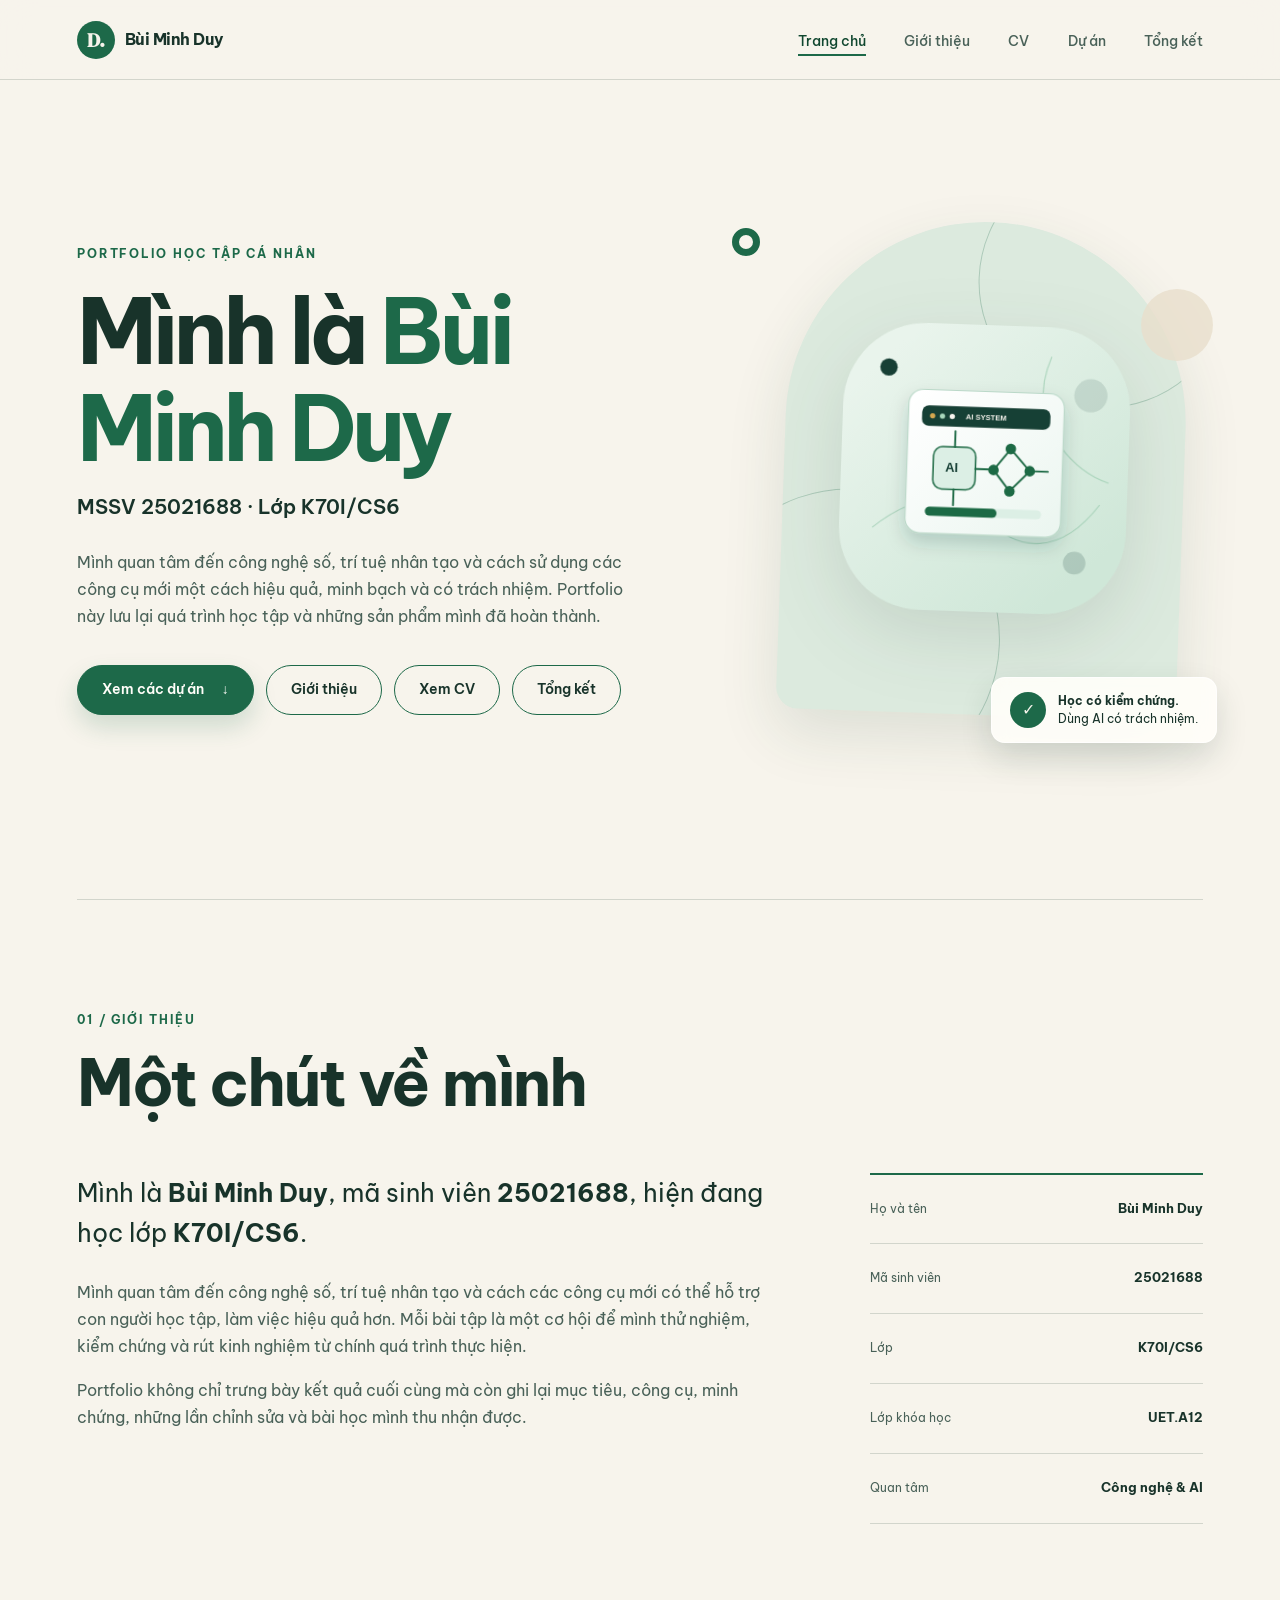
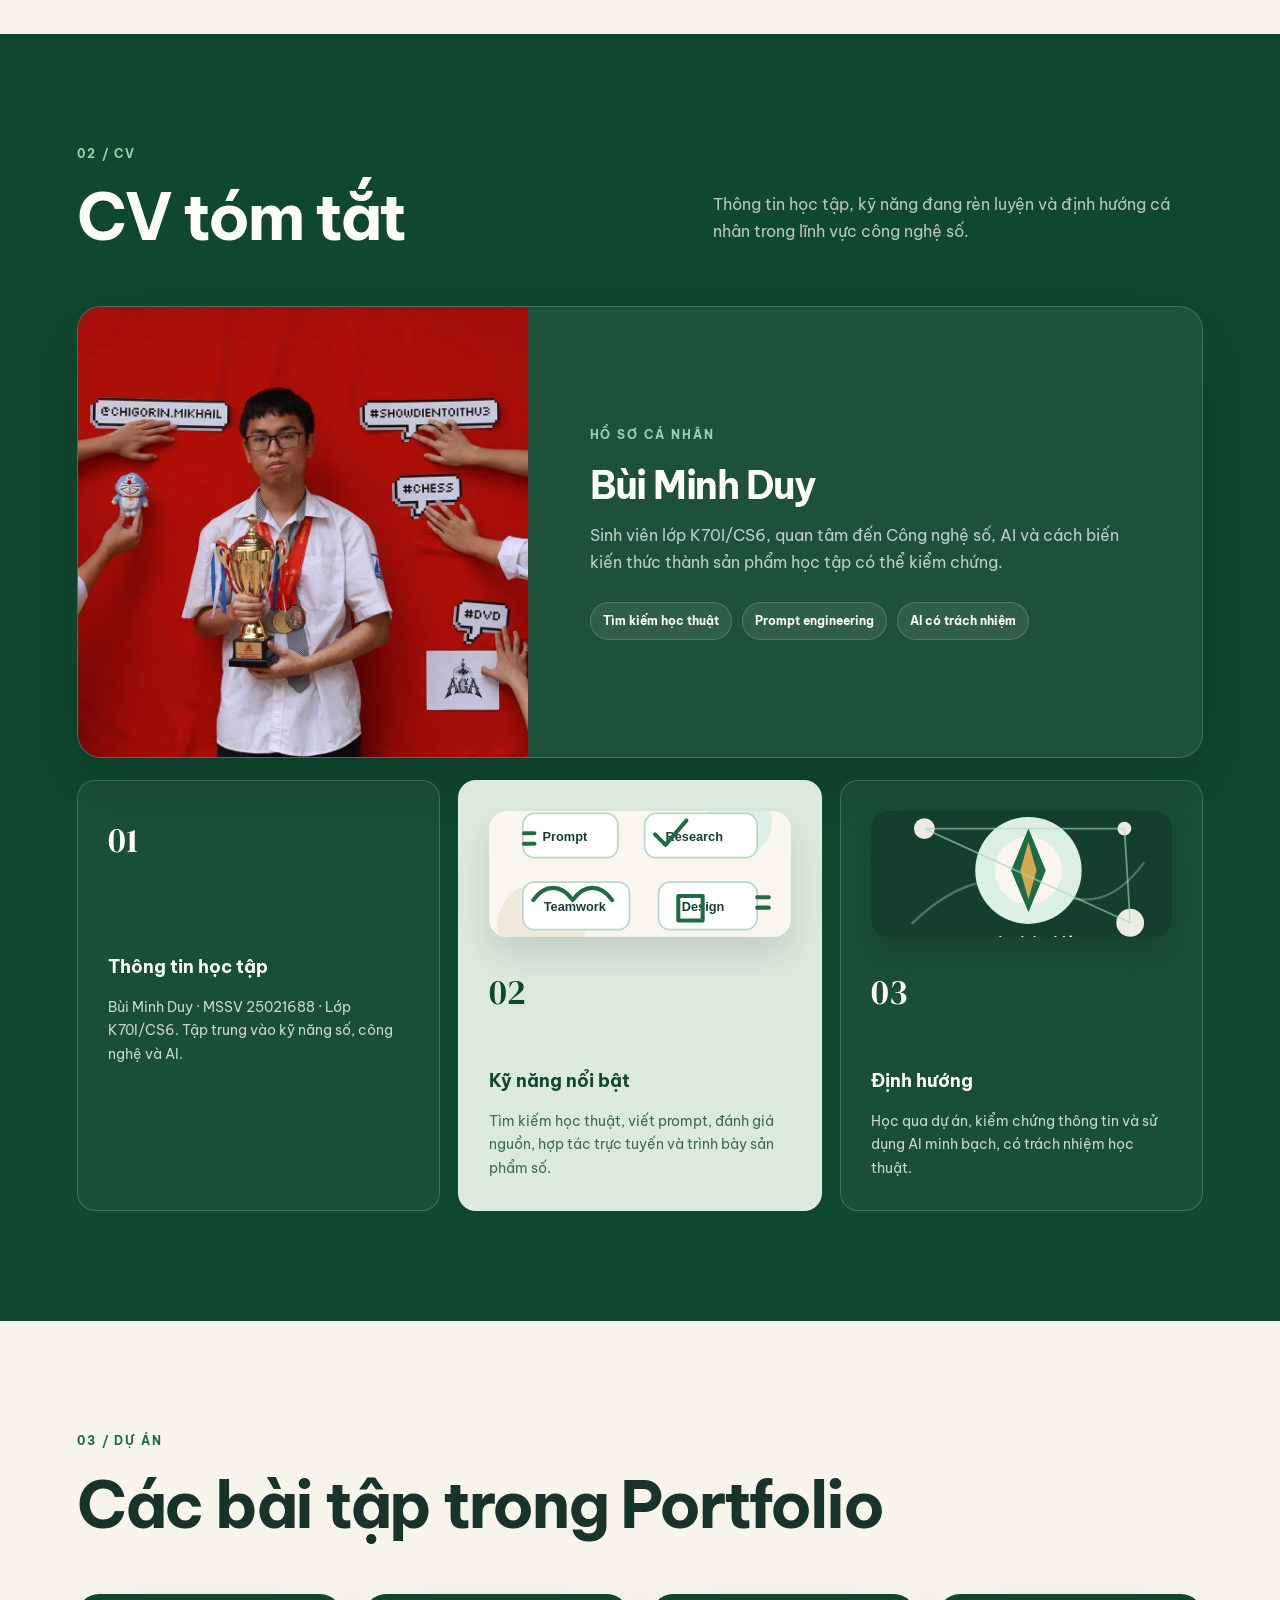
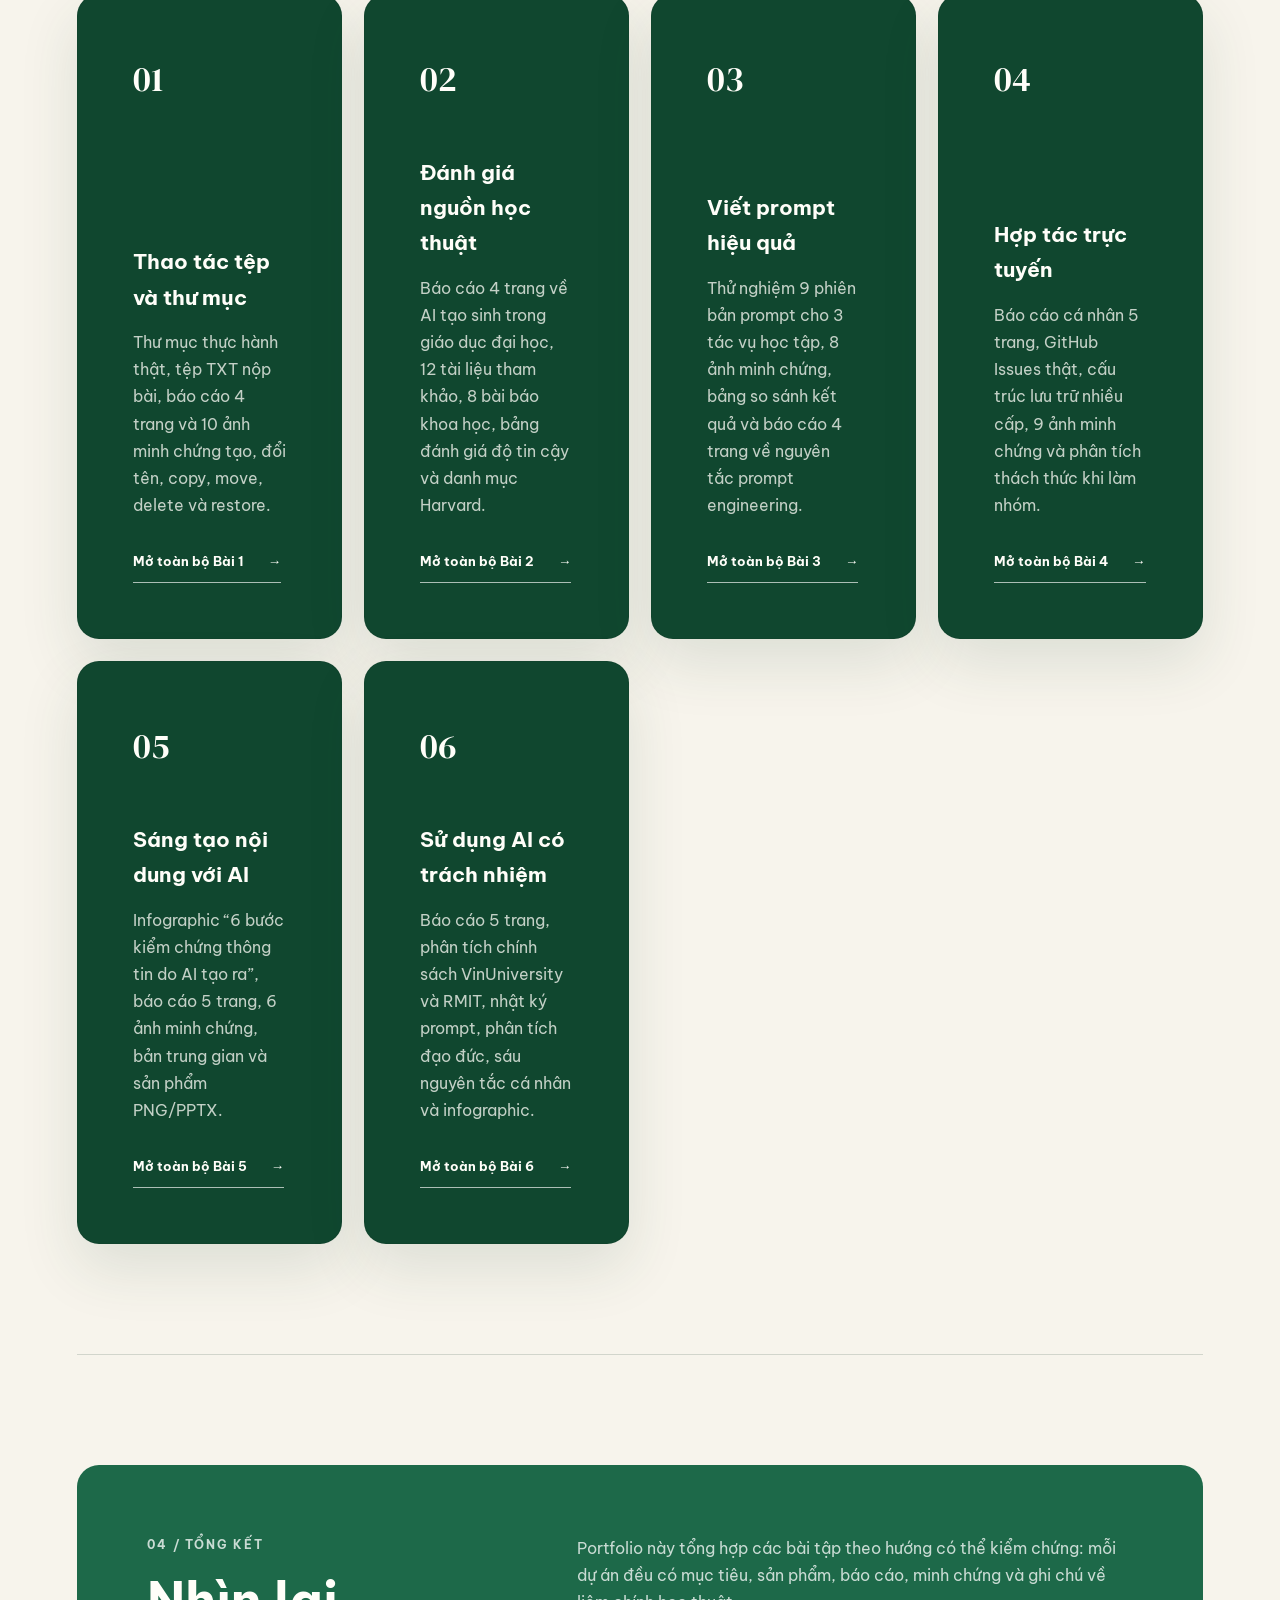
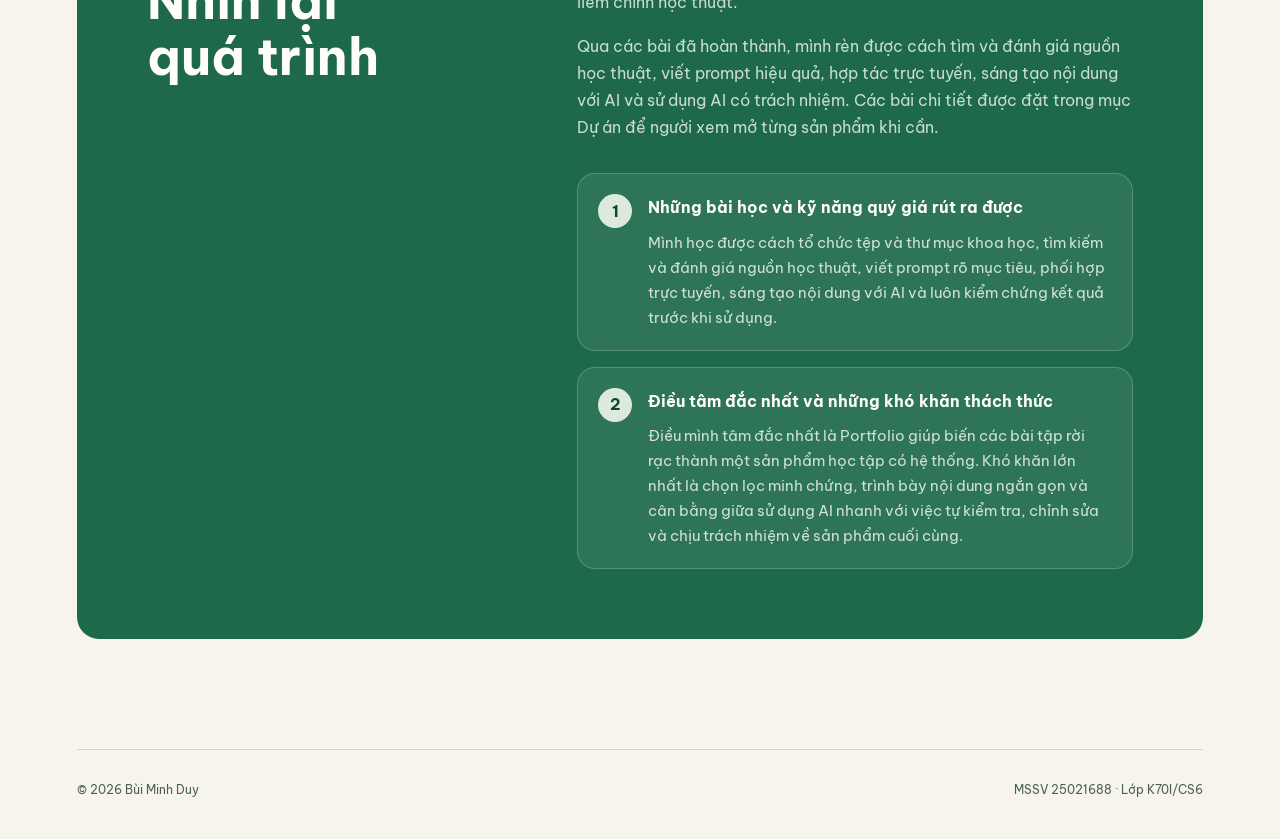
<file: index.html>
<!DOCTYPE html>
<html lang="vi">
  <head>
    <meta charset="UTF-8" />
    <meta name="viewport" content="width=device-width, initial-scale=1.0" />
    <meta
      name="description"
      content="Portfolio học tập của Bùi Minh Duy, sinh viên lớp K70I/CS6."
    />
    <title>Portfolio | Bùi Minh Duy</title>
    <link rel="stylesheet" href="styles.css" />
    <script src="script.js" defer></script>
  </head>
  <body>
    <header class="site-header">
      <a class="brand" href="#trang-chu" aria-label="Về đầu trang">
        <span class="brand-mark">D.</span>
        <span>Bùi Minh Duy</span>
      </a>

      <button
        class="menu-button"
        type="button"
        aria-label="Mở trình đơn"
        aria-expanded="false"
        aria-controls="main-menu"
      >
        <span></span>
        <span></span>
      </button>

      <nav id="main-menu" class="main-nav" aria-label="Điều hướng chính">
        <a class="active" href="#trang-chu">Trang chủ</a>
        <a href="#gioi-thieu">Giới thiệu</a>
        <a href="#cv">CV</a>
        <a href="#du-an">Dự án</a>
        <a href="#tong-ket">Tổng kết</a>
      </nav>
    </header>

    <main>
      <section id="trang-chu" class="hero" aria-labelledby="hero-title">
        <div class="hero-copy">
          <p class="eyebrow">Portfolio học tập cá nhân</p>
          <h1 id="hero-title">Mình là <span>Bùi Minh Duy</span></h1>
          <p class="hero-role">MSSV 25021688 · Lớp K70I/CS6</p>
          <p class="hero-intro">
            Mình quan tâm đến công nghệ số, trí tuệ nhân tạo và cách sử dụng
            các công cụ mới một cách hiệu quả, minh bạch và có trách nhiệm.
            Portfolio này lưu lại quá trình học tập và những sản phẩm mình đã
            hoàn thành.
          </p>
          <div class="hero-actions">
            <a class="button button-primary" href="#du-an">
              Xem các dự án <span aria-hidden="true">↓</span>
            </a>
            <a class="button button-secondary" href="#gioi-thieu">
              Giới thiệu
            </a>
            <a class="button button-secondary" href="#cv">
              Xem CV
            </a>
            <a class="button button-secondary" href="#tong-ket">
              Tổng kết
            </a>
          </div>
        </div>

        <div class="hero-visual" aria-label="Thông tin sinh viên">
          <div class="portrait-frame">
            <div class="portrait-placeholder">
              <img
                class="hero-ai-illustration"
                src="assets/profile/digital-ai-illustration.svg"
                alt="Minh họa Công nghệ số và Trí tuệ nhân tạo"
              />
            </div>
          </div>
          <div class="floating-note">
            <span class="note-icon" aria-hidden="true">✓</span>
            <p><strong>Học có kiểm chứng.</strong><br />Dùng AI có trách nhiệm.</p>
          </div>
          <span class="decor decor-one" aria-hidden="true"></span>
          <span class="decor decor-two" aria-hidden="true"></span>
        </div>
      </section>

      <section id="gioi-thieu" class="about section-shell" aria-labelledby="about-title">
        <div class="section-heading">
          <p class="eyebrow">01 / Giới thiệu</p>
          <h2 id="about-title">Một chút về mình</h2>
        </div>

        <div class="about-grid">
          <article class="about-story">
            <p class="lead">
              Mình là <strong>Bùi Minh Duy</strong>, mã sinh viên
              <strong>25021688</strong>, hiện đang học lớp
              <strong>K70I/CS6</strong>.
            </p>
            <p>
              Mình quan tâm đến công nghệ số, trí tuệ nhân tạo và cách các
              công cụ mới có thể hỗ trợ con người học tập, làm việc hiệu quả
              hơn. Mỗi bài tập là một cơ hội để mình thử nghiệm, kiểm chứng và
              rút kinh nghiệm từ chính quá trình thực hiện.
            </p>
            <p>
              Portfolio không chỉ trưng bày kết quả cuối cùng mà còn ghi lại
              mục tiêu, công cụ, minh chứng, những lần chỉnh sửa và bài học
              mình thu nhận được.
            </p>
          </article>

          <aside class="quick-facts" aria-label="Thông tin nhanh">
            <div class="fact"><span>Họ và tên</span><strong>Bùi Minh Duy</strong></div>
            <div class="fact"><span>Mã sinh viên</span><strong>25021688</strong></div>
            <div class="fact"><span>Lớp</span><strong>K70I/CS6</strong></div>
            <div class="fact"><span>Lớp khóa học</span><strong>UET.A12</strong></div>
            <div class="fact"><span>Quan tâm</span><strong>Công nghệ &amp; AI</strong></div>
          </aside>
        </div>
      </section>

      <section id="cv" class="goals section-shell" aria-labelledby="cv-title">
        <div class="section-heading heading-row">
          <div>
            <p class="eyebrow">02 / CV</p>
            <h2 id="cv-title">CV tóm tắt</h2>
          </div>
          <p>
            Thông tin học tập, kỹ năng đang rèn luyện và định hướng cá nhân
            trong lĩnh vực công nghệ số.
          </p>
        </div>

        <div class="cv-profile">
          <figure class="cv-photo-frame">
            <img src="assets/profile/bui-minh-duy-red.jpg" alt="Ảnh chân dung Bùi Minh Duy" />
          </figure>
          <div class="cv-profile-copy">
            <p class="eyebrow">Hồ sơ cá nhân</p>
            <h3>Bùi Minh Duy</h3>
            <p>
              Sinh viên lớp K70I/CS6, quan tâm đến Công nghệ số, AI và cách
              biến kiến thức thành sản phẩm học tập có thể kiểm chứng.
            </p>
            <div class="cv-tags" aria-label="Kỹ năng chính">
              <span>Tìm kiếm học thuật</span>
              <span>Prompt engineering</span>
              <span>AI có trách nhiệm</span>
            </div>
          </div>
        </div>

        <div class="goal-list">
          <article class="goal-card">
            <span class="goal-number">01</span>
            <h3>Thông tin học tập</h3>
            <p>Bùi Minh Duy · MSSV 25021688 · Lớp K70I/CS6. Tập trung vào kỹ năng số, công nghệ và AI.</p>
          </article>
          <article class="goal-card featured visual-card">
            <img
              class="goal-card-visual"
              src="assets/profile/skills-illustration.svg"
              alt="Minh họa các kỹ năng số nổi bật"
            />
            <span class="goal-number">02</span>
            <h3>Kỹ năng nổi bật</h3>
            <p>Tìm kiếm học thuật, viết prompt, đánh giá nguồn, hợp tác trực tuyến và trình bày sản phẩm số.</p>
          </article>
          <article class="goal-card visual-card">
            <img
              class="goal-card-visual"
              src="assets/profile/direction-illustration.svg"
              alt="Minh họa định hướng AI có trách nhiệm"
            />
            <span class="goal-number">03</span>
            <h3>Định hướng</h3>
            <p>Học qua dự án, kiểm chứng thông tin và sử dụng AI minh bạch, có trách nhiệm học thuật.</p>
          </article>
        </div>
      </section>

      <section id="du-an" class="portfolio-purpose section-shell" aria-labelledby="projects-title">
        <div class="section-heading">
          <p class="eyebrow">03 / Dự án</p>
          <h2 id="projects-title">Các bài tập trong Portfolio</h2>
        </div>

        <div class="projects-grid">
          <article class="project-card project-featured">
            <span>01</span>
            <h3>Thao tác tệp và thư mục</h3>
            <p>
              Thư mục thực hành thật, tệp TXT nộp bài, báo cáo 4 trang và
              10 ảnh minh chứng tạo, đổi tên, copy, move, delete và restore.
            </p>
            <a class="project-link" href="bai-1.html">
              Mở toàn bộ Bài 1 <span aria-hidden="true">→</span>
            </a>
          </article>

          <article class="project-card project-featured">
            <span>02</span>
            <h3>Đánh giá nguồn học thuật</h3>
            <p>
              Báo cáo 4 trang về AI tạo sinh trong giáo dục đại học, 12 tài
              liệu tham khảo, 8 bài báo khoa học, bảng đánh giá độ tin cậy và
              danh mục Harvard.
            </p>
            <a class="project-link" href="bai-2.html">
              Mở toàn bộ Bài 2 <span aria-hidden="true">→</span>
            </a>
          </article>

          <article class="project-card project-featured">
            <span>03</span>
            <h3>Viết prompt hiệu quả</h3>
            <p>
              Thử nghiệm 9 phiên bản prompt cho 3 tác vụ học tập, 8 ảnh minh
              chứng, bảng so sánh kết quả và báo cáo 4 trang về nguyên tắc
              prompt engineering.
            </p>
            <a class="project-link" href="bai-3.html">
              Mở toàn bộ Bài 3 <span aria-hidden="true">→</span>
            </a>
          </article>

          <article class="project-card project-featured">
            <span>04</span>
            <h3>Hợp tác trực tuyến</h3>
            <p>
              Báo cáo cá nhân 5 trang, GitHub Issues thật, cấu trúc lưu trữ
              nhiều cấp, 9 ảnh minh chứng và phân tích thách thức khi làm nhóm.
            </p>
            <a class="project-link" href="bai-4.html">
              Mở toàn bộ Bài 4 <span aria-hidden="true">→</span>
            </a>
          </article>

          <article class="project-card project-featured">
            <span>05</span>
            <h3>Sáng tạo nội dung với AI</h3>
            <p>
              Infographic “6 bước kiểm chứng thông tin do AI tạo ra”, báo cáo
              5 trang, 6 ảnh minh chứng, bản trung gian và sản phẩm PNG/PPTX.
            </p>
            <a class="project-link" href="bai-5.html">
              Mở toàn bộ Bài 5 <span aria-hidden="true">→</span>
            </a>
          </article>

          <article class="project-card project-featured">
            <span>06</span>
            <h3>Sử dụng AI có trách nhiệm</h3>
            <p>
              Báo cáo 5 trang, phân tích chính sách VinUniversity và RMIT,
              nhật ký prompt, phân tích đạo đức, sáu nguyên tắc cá nhân và
              infographic.
            </p>
            <a class="project-link" href="bai-6.html">
              Mở toàn bộ Bài 6 <span aria-hidden="true">→</span>
            </a>
          </article>
        </div>
      </section>

      <section id="tong-ket" class="integrity-section section-shell" aria-labelledby="summary-title">
        <div class="integrity-card">
          <div>
            <p class="eyebrow">04 / Tổng kết</p>
            <h2 id="summary-title">Nhìn lại quá trình</h2>
          </div>
          <div>
            <p>
              Portfolio này tổng hợp các bài tập theo hướng có thể kiểm chứng:
              mỗi dự án đều có mục tiêu, sản phẩm, báo cáo, minh chứng và ghi chú
              về liêm chính học thuật.
            </p>
            <p>
              Qua các bài đã hoàn thành, mình rèn được cách tìm và đánh giá
              nguồn học thuật, viết prompt hiệu quả, hợp tác trực tuyến, sáng tạo
              nội dung với AI và sử dụng AI có trách nhiệm. Các bài chi tiết được
              đặt trong mục Dự án để người xem mở từng sản phẩm khi cần.
            </p>
            <div class="summary-points">
              <article>
                <span>1</span>
                <div>
                  <h3>Những bài học và kỹ năng quý giá rút ra được</h3>
                  <p>
                    Mình học được cách tổ chức tệp và thư mục khoa học, tìm kiếm
                    và đánh giá nguồn học thuật, viết prompt rõ mục tiêu, phối hợp
                    trực tuyến, sáng tạo nội dung với AI và luôn kiểm chứng kết quả
                    trước khi sử dụng.
                  </p>
                </div>
              </article>
              <article>
                <span>2</span>
                <div>
                  <h3>Điều tâm đắc nhất và những khó khăn thách thức</h3>
                  <p>
                    Điều mình tâm đắc nhất là Portfolio giúp biến các bài tập rời
                    rạc thành một sản phẩm học tập có hệ thống. Khó khăn lớn nhất là
                    chọn lọc minh chứng, trình bày nội dung ngắn gọn và cân bằng giữa
                    sử dụng AI nhanh với việc tự kiểm tra, chỉnh sửa và chịu trách
                    nhiệm về sản phẩm cuối cùng.
                  </p>
                </div>
              </article>
            </div>
          </div>
        </div>
      </section>
    </main>

    <footer>
      <p>© <span id="current-year">2026</span> Bùi Minh Duy</p>
      <p>MSSV 25021688 · Lớp K70I/CS6</p>
    </footer>
  </body>
</html>
</file>
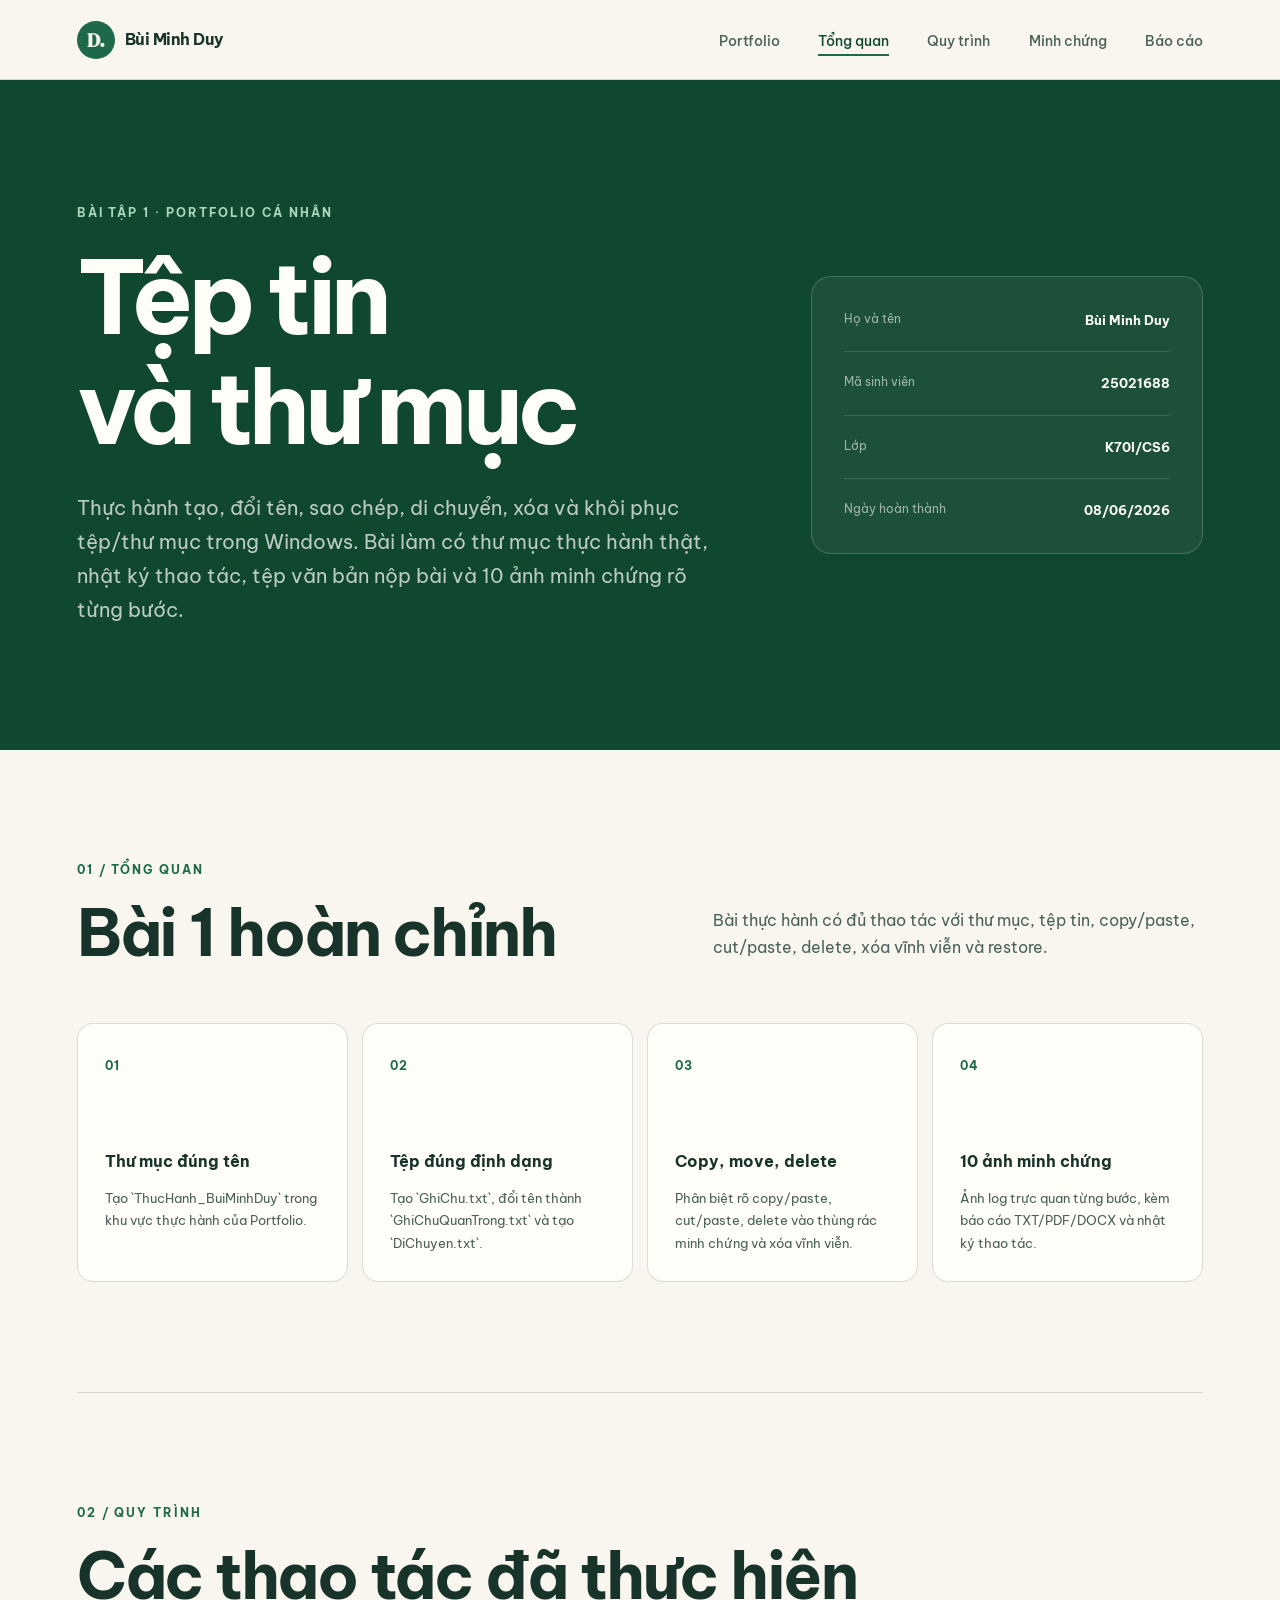
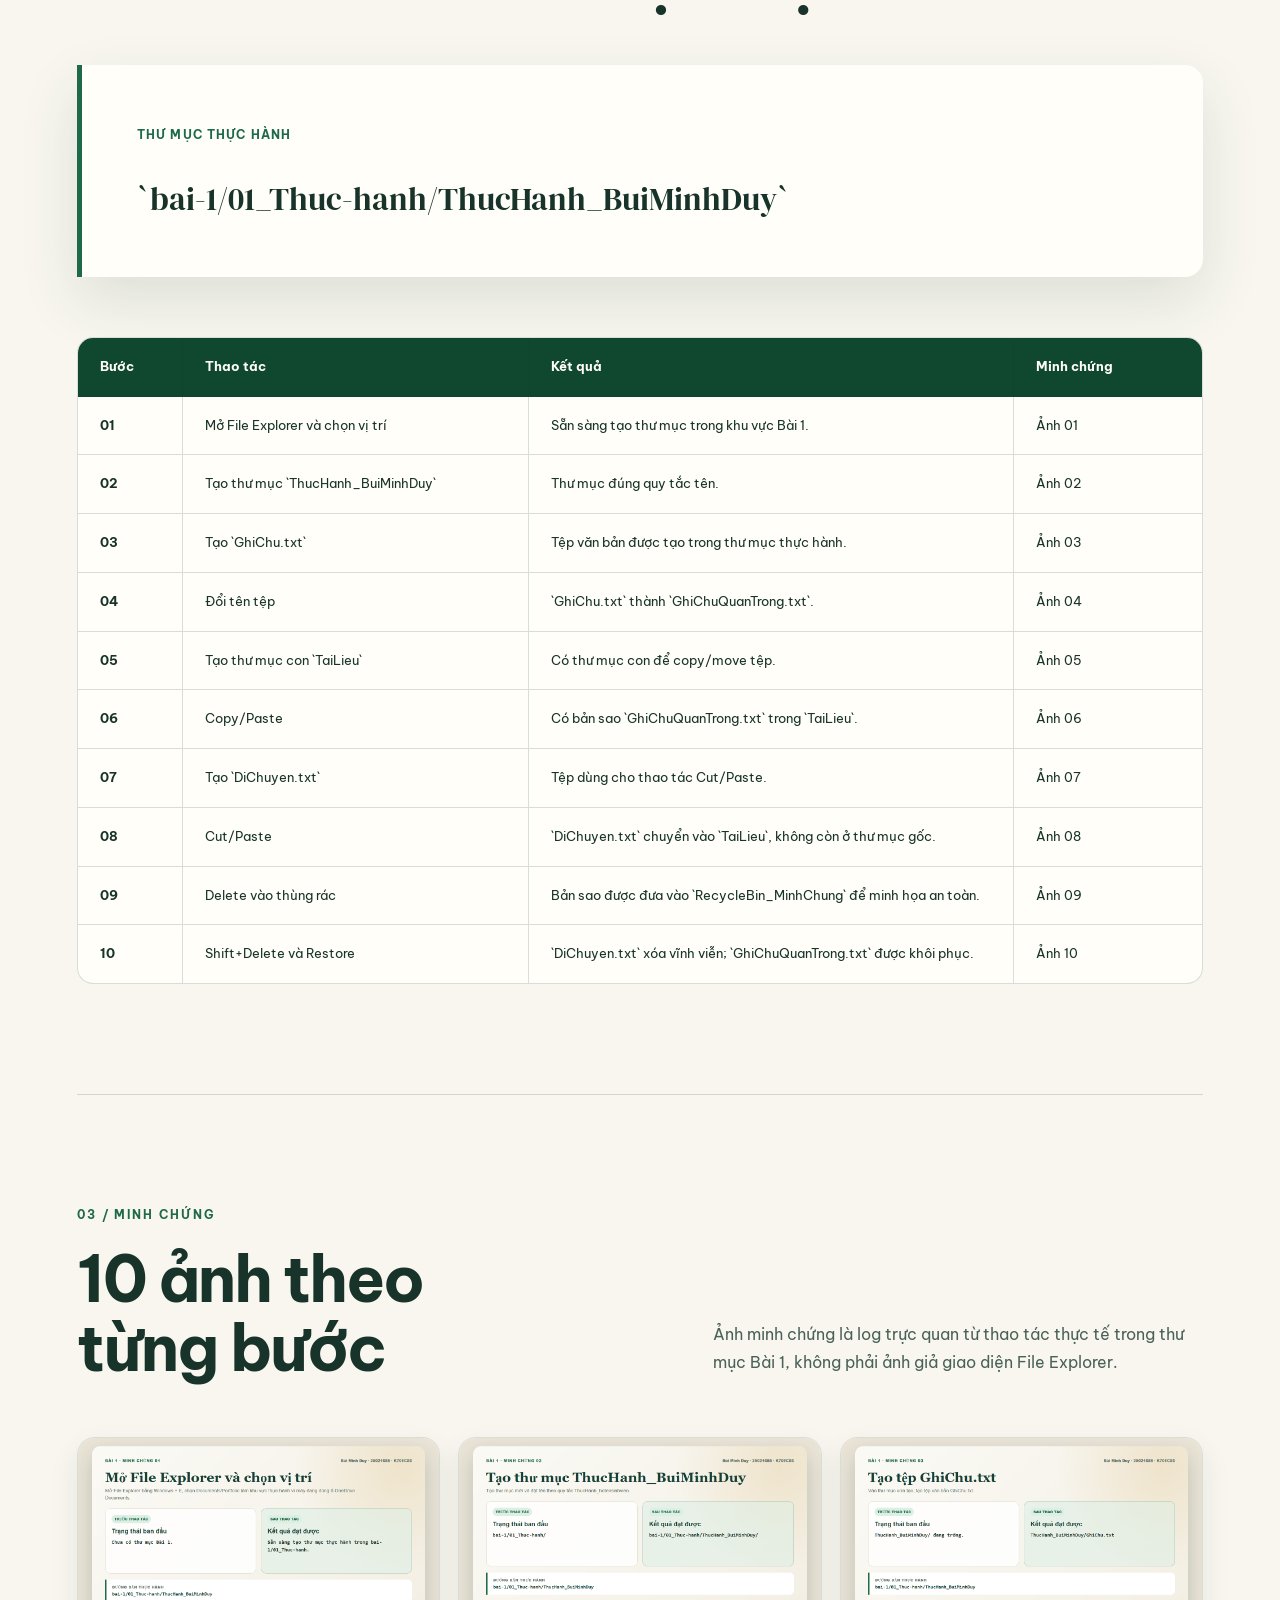
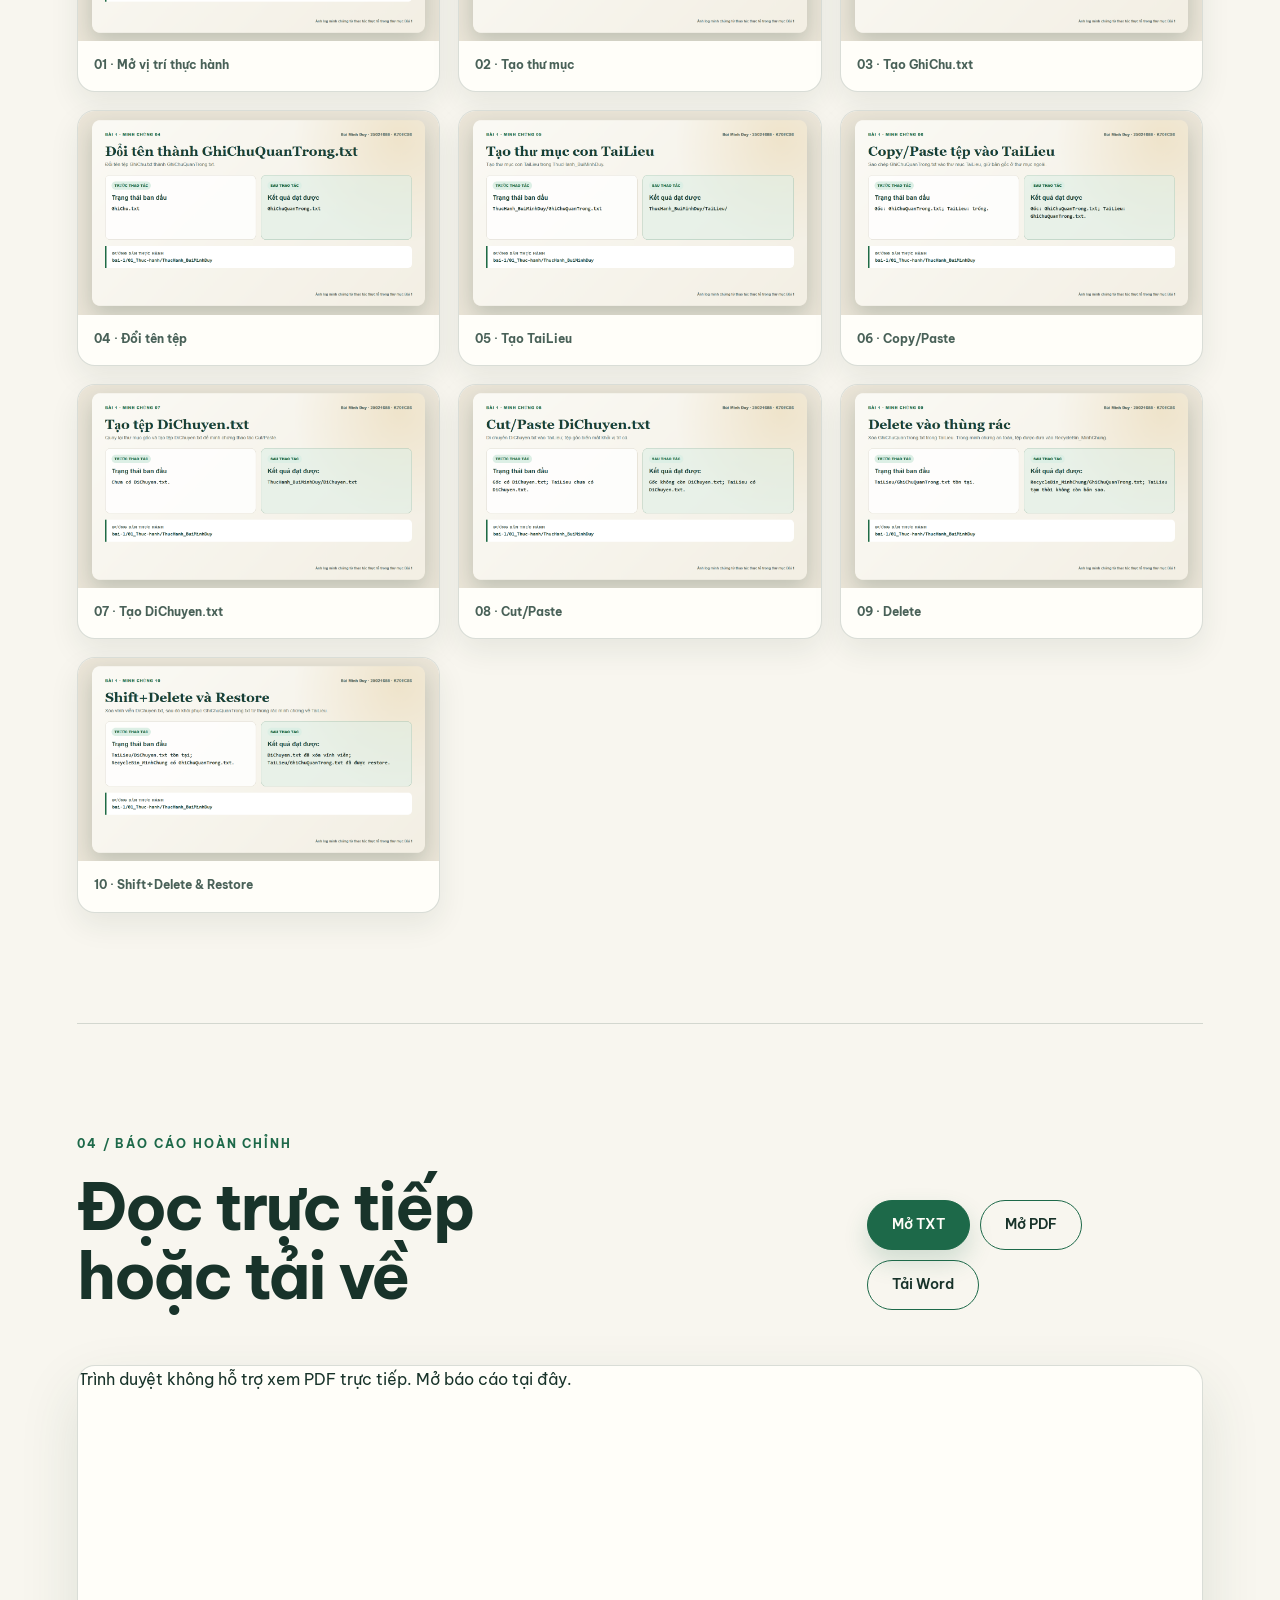
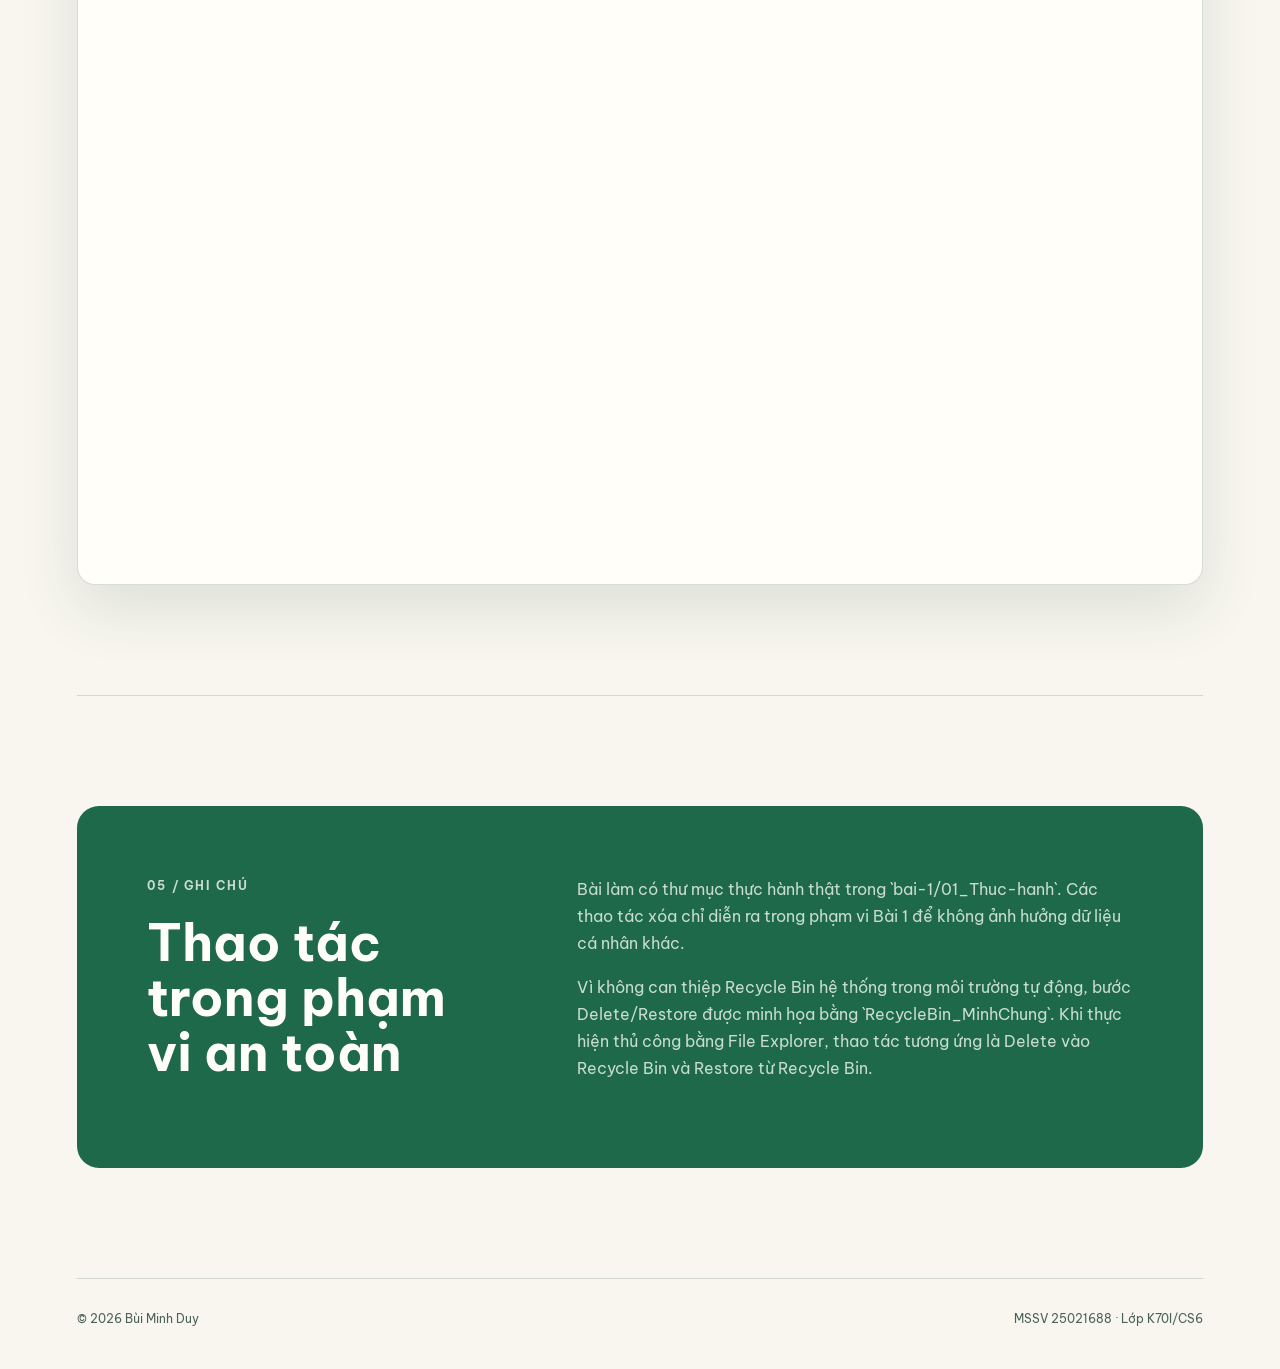
<file: bai-1.html>
<!DOCTYPE html>
<html lang="vi">
  <head>
    <meta charset="UTF-8" />
    <meta name="viewport" content="width=device-width, initial-scale=1.0" />
    <meta
      name="description"
      content="Bài 1 - Thao tác tệp tin và thư mục trên Windows của Bùi Minh Duy."
    />
    <title>Bài 1 | Thao tác tệp và thư mục</title>
    <link rel="stylesheet" href="styles.css" />
    <script src="script.js" defer></script>
  </head>
  <body class="project-page">
    <header class="site-header">
      <a class="brand" href="index.html" aria-label="Về trang Portfolio">
        <span class="brand-mark">D.</span>
        <span>Bùi Minh Duy</span>
      </a>

      <button
        class="menu-button"
        type="button"
        aria-label="Mở trình đơn"
        aria-expanded="false"
        aria-controls="main-menu"
      >
        <span></span>
        <span></span>
      </button>

      <nav id="main-menu" class="main-nav" aria-label="Điều hướng Bài 1">
        <a href="index.html">Portfolio</a>
        <a class="active" href="#tong-quan">Tổng quan</a>
        <a href="#quy-trinh">Quy trình</a>
        <a href="#minh-chung">Minh chứng</a>
        <a href="#bao-cao">Báo cáo</a>
      </nav>
    </header>

    <main>
      <section id="tong-quan" class="project-hero" aria-labelledby="project-title">
        <div class="project-hero-inner">
          <div>
            <p class="eyebrow light">Bài tập 1 · Portfolio cá nhân</p>
            <h1 id="project-title">Tệp tin<br />và thư mục</h1>
            <p class="project-lead">
              Thực hành tạo, đổi tên, sao chép, di chuyển, xóa và khôi phục
              tệp/thư mục trong Windows. Bài làm có thư mục thực hành thật,
              nhật ký thao tác, tệp văn bản nộp bài và 10 ảnh minh chứng rõ
              từng bước.
            </p>
          </div>
          <dl class="student-panel">
            <div><dt>Họ và tên</dt><dd>Bùi Minh Duy</dd></div>
            <div><dt>Mã sinh viên</dt><dd>25021688</dd></div>
            <div><dt>Lớp</dt><dd>K70I/CS6</dd></div>
            <div><dt>Ngày hoàn thành</dt><dd>08/06/2026</dd></div>
          </dl>
        </div>
      </section>

      <section class="project-summary section-shell" aria-labelledby="summary-title">
        <div class="section-heading heading-row">
          <div>
            <p class="eyebrow">01 / Tổng quan</p>
            <h2 id="summary-title">Bài 1 hoàn chỉnh</h2>
          </div>
          <p>
            Bài thực hành có đủ thao tác với thư mục, tệp tin, copy/paste,
            cut/paste, delete, xóa vĩnh viễn và restore.
          </p>
        </div>

        <div class="deliverables-grid">
          <article><strong>01</strong><h3>Thư mục đúng tên</h3><p>Tạo `ThucHanh_BuiMinhDuy` trong khu vực thực hành của Portfolio.</p></article>
          <article><strong>02</strong><h3>Tệp đúng định dạng</h3><p>Tạo `GhiChu.txt`, đổi tên thành `GhiChuQuanTrong.txt` và tạo `DiChuyen.txt`.</p></article>
          <article><strong>03</strong><h3>Copy, move, delete</h3><p>Phân biệt rõ copy/paste, cut/paste, delete vào thùng rác minh chứng và xóa vĩnh viễn.</p></article>
          <article><strong>04</strong><h3>10 ảnh minh chứng</h3><p>Ảnh log trực quan từng bước, kèm báo cáo TXT/PDF/DOCX và nhật ký thao tác.</p></article>
        </div>
      </section>

      <section id="quy-trinh" class="ai-log-section section-shell" aria-labelledby="process-title">
        <div class="section-heading">
          <p class="eyebrow">02 / Quy trình</p>
          <h2 id="process-title">Các thao tác đã thực hiện</h2>
        </div>

        <article class="prompt-card">
          <span>Thư mục thực hành</span>
          <blockquote>
            `bai-1/01_Thuc-hanh/ThucHanh_BuiMinhDuy`
          </blockquote>
        </article>

        <div class="comparison-table fileops-matrix" role="table" aria-label="Bảng thao tác Bài 1">
          <div class="comparison-row comparison-head" role="row">
            <span role="columnheader">Bước</span>
            <span role="columnheader">Thao tác</span>
            <span role="columnheader">Kết quả</span>
            <span role="columnheader">Minh chứng</span>
          </div>
          <div class="comparison-row" role="row"><strong role="cell">01</strong><span role="cell">Mở File Explorer và chọn vị trí</span><span role="cell">Sẵn sàng tạo thư mục trong khu vực Bài 1.</span><span role="cell">Ảnh 01</span></div>
          <div class="comparison-row" role="row"><strong role="cell">02</strong><span role="cell">Tạo thư mục `ThucHanh_BuiMinhDuy`</span><span role="cell">Thư mục đúng quy tắc tên.</span><span role="cell">Ảnh 02</span></div>
          <div class="comparison-row" role="row"><strong role="cell">03</strong><span role="cell">Tạo `GhiChu.txt`</span><span role="cell">Tệp văn bản được tạo trong thư mục thực hành.</span><span role="cell">Ảnh 03</span></div>
          <div class="comparison-row" role="row"><strong role="cell">04</strong><span role="cell">Đổi tên tệp</span><span role="cell">`GhiChu.txt` thành `GhiChuQuanTrong.txt`.</span><span role="cell">Ảnh 04</span></div>
          <div class="comparison-row" role="row"><strong role="cell">05</strong><span role="cell">Tạo thư mục con `TaiLieu`</span><span role="cell">Có thư mục con để copy/move tệp.</span><span role="cell">Ảnh 05</span></div>
          <div class="comparison-row" role="row"><strong role="cell">06</strong><span role="cell">Copy/Paste</span><span role="cell">Có bản sao `GhiChuQuanTrong.txt` trong `TaiLieu`.</span><span role="cell">Ảnh 06</span></div>
          <div class="comparison-row" role="row"><strong role="cell">07</strong><span role="cell">Tạo `DiChuyen.txt`</span><span role="cell">Tệp dùng cho thao tác Cut/Paste.</span><span role="cell">Ảnh 07</span></div>
          <div class="comparison-row" role="row"><strong role="cell">08</strong><span role="cell">Cut/Paste</span><span role="cell">`DiChuyen.txt` chuyển vào `TaiLieu`, không còn ở thư mục gốc.</span><span role="cell">Ảnh 08</span></div>
          <div class="comparison-row" role="row"><strong role="cell">09</strong><span role="cell">Delete vào thùng rác</span><span role="cell">Bản sao được đưa vào `RecycleBin_MinhChung` để minh họa an toàn.</span><span role="cell">Ảnh 09</span></div>
          <div class="comparison-row" role="row"><strong role="cell">10</strong><span role="cell">Shift+Delete và Restore</span><span role="cell">`DiChuyen.txt` xóa vĩnh viễn; `GhiChuQuanTrong.txt` được khôi phục.</span><span role="cell">Ảnh 10</span></div>
        </div>
      </section>

      <section id="minh-chung" class="evidence-section section-shell" aria-labelledby="evidence-title">
        <div class="section-heading heading-row">
          <div>
            <p class="eyebrow">03 / Minh chứng</p>
            <h2 id="evidence-title">10 ảnh theo từng bước</h2>
          </div>
          <p>
            Ảnh minh chứng là log trực quan từ thao tác thực tế trong thư mục
            Bài 1, không phải ảnh giả giao diện File Explorer.
          </p>
        </div>

        <div class="evidence-gallery" aria-label="Mười ảnh minh chứng Bài 1">
          <figure><img src="assets/bai-1/evidence-01-open-location.png" alt="Mở File Explorer và chọn vị trí thực hành" /><figcaption>01 · Mở vị trí thực hành</figcaption></figure>
          <figure><img src="assets/bai-1/evidence-02-create-folder.png" alt="Tạo thư mục ThucHanh_BuiMinhDuy" /><figcaption>02 · Tạo thư mục</figcaption></figure>
          <figure><img src="assets/bai-1/evidence-03-create-text-file.png" alt="Tạo tệp GhiChu.txt" /><figcaption>03 · Tạo GhiChu.txt</figcaption></figure>
          <figure><img src="assets/bai-1/evidence-04-rename-file.png" alt="Đổi tên tệp GhiChuQuanTrong.txt" /><figcaption>04 · Đổi tên tệp</figcaption></figure>
          <figure><img src="assets/bai-1/evidence-05-create-subfolder.png" alt="Tạo thư mục con TaiLieu" /><figcaption>05 · Tạo TaiLieu</figcaption></figure>
          <figure><img src="assets/bai-1/evidence-06-copy-file.png" alt="Copy tệp vào TaiLieu" /><figcaption>06 · Copy/Paste</figcaption></figure>
          <figure><img src="assets/bai-1/evidence-07-create-move-file.png" alt="Tạo tệp DiChuyen.txt" /><figcaption>07 · Tạo DiChuyen.txt</figcaption></figure>
          <figure><img src="assets/bai-1/evidence-08-cut-paste-file.png" alt="Di chuyển tệp DiChuyen.txt" /><figcaption>08 · Cut/Paste</figcaption></figure>
          <figure><img src="assets/bai-1/evidence-09-delete-to-recycle.png" alt="Xóa tệp vào thùng rác minh chứng" /><figcaption>09 · Delete</figcaption></figure>
          <figure><img src="assets/bai-1/evidence-10-permanent-delete-restore.png" alt="Xóa vĩnh viễn và khôi phục tệp" /><figcaption>10 · Shift+Delete &amp; Restore</figcaption></figure>
        </div>
      </section>

      <section id="bao-cao" class="report-section section-shell" aria-labelledby="report-title">
        <div class="section-heading heading-row">
          <div>
            <p class="eyebrow">04 / Báo cáo hoàn chỉnh</p>
            <h2 id="report-title">Đọc trực tiếp hoặc tải về</h2>
          </div>
          <div class="report-actions">
            <a class="button button-primary" href="bai-1/02_Bao-cao/B1_BuiMinhDuy_20260608_Bao-cao-thuc-hanh-tep-thu-muc_v01.txt">
              Mở TXT
            </a>
            <a class="button button-secondary" href="bai-1/02_Bao-cao/B1_BuiMinhDuy_20260608_Bao-cao-thuc-hanh-tep-thu-muc_v01.pdf" target="_blank" rel="noopener">
              Mở PDF
            </a>
            <a class="button button-secondary" href="bai-1/02_Bao-cao/B1_BuiMinhDuy_20260608_Bao-cao-thuc-hanh-tep-thu-muc_v01.docx">
              Tải Word
            </a>
          </div>
        </div>
        <object
          class="pdf-viewer"
          data="bai-1/02_Bao-cao/B1_BuiMinhDuy_20260608_Bao-cao-thuc-hanh-tep-thu-muc_v01.pdf"
          type="application/pdf"
        >
          <p>
            Trình duyệt không hỗ trợ xem PDF trực tiếp.
            <a href="bai-1/02_Bao-cao/B1_BuiMinhDuy_20260608_Bao-cao-thuc-hanh-tep-thu-muc_v01.pdf">Mở báo cáo tại đây.</a>
          </p>
        </object>
      </section>

      <section class="integrity-section section-shell" aria-labelledby="integrity-title">
        <div class="integrity-card">
          <div>
            <p class="eyebrow">05 / Ghi chú</p>
            <h2 id="integrity-title">Thao tác trong phạm vi an toàn</h2>
          </div>
          <div>
            <p>
              Bài làm có thư mục thực hành thật trong `bai-1/01_Thuc-hanh`.
              Các thao tác xóa chỉ diễn ra trong phạm vi Bài 1 để không ảnh
              hưởng dữ liệu cá nhân khác.
            </p>
            <p>
              Vì không can thiệp Recycle Bin hệ thống trong môi trường tự động,
              bước Delete/Restore được minh họa bằng `RecycleBin_MinhChung`.
              Khi thực hiện thủ công bằng File Explorer, thao tác tương ứng là
              Delete vào Recycle Bin và Restore từ Recycle Bin.
            </p>
          </div>
        </div>
      </section>
    </main>

    <footer>
      <p>© <span id="current-year">2026</span> Bùi Minh Duy</p>
      <p>MSSV 25021688 · Lớp K70I/CS6</p>
    </footer>
  </body>
</html>
</file>
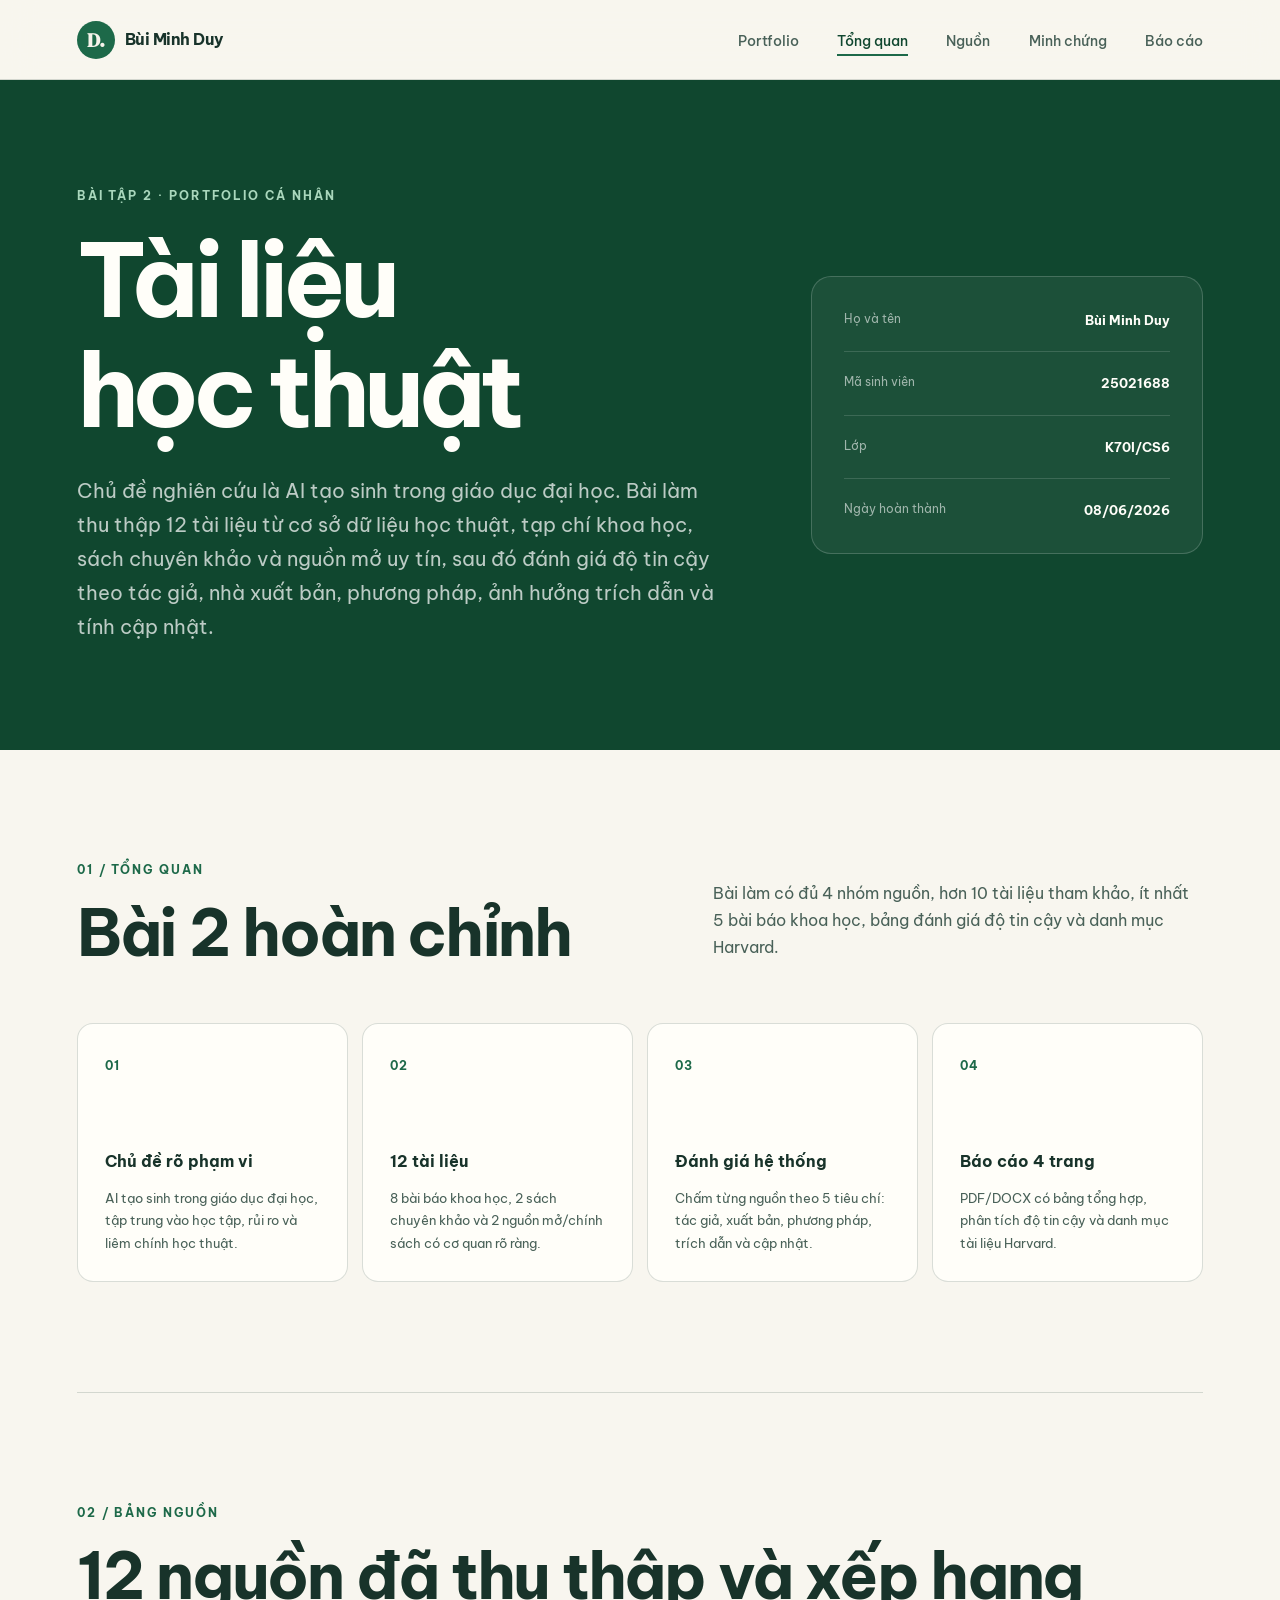
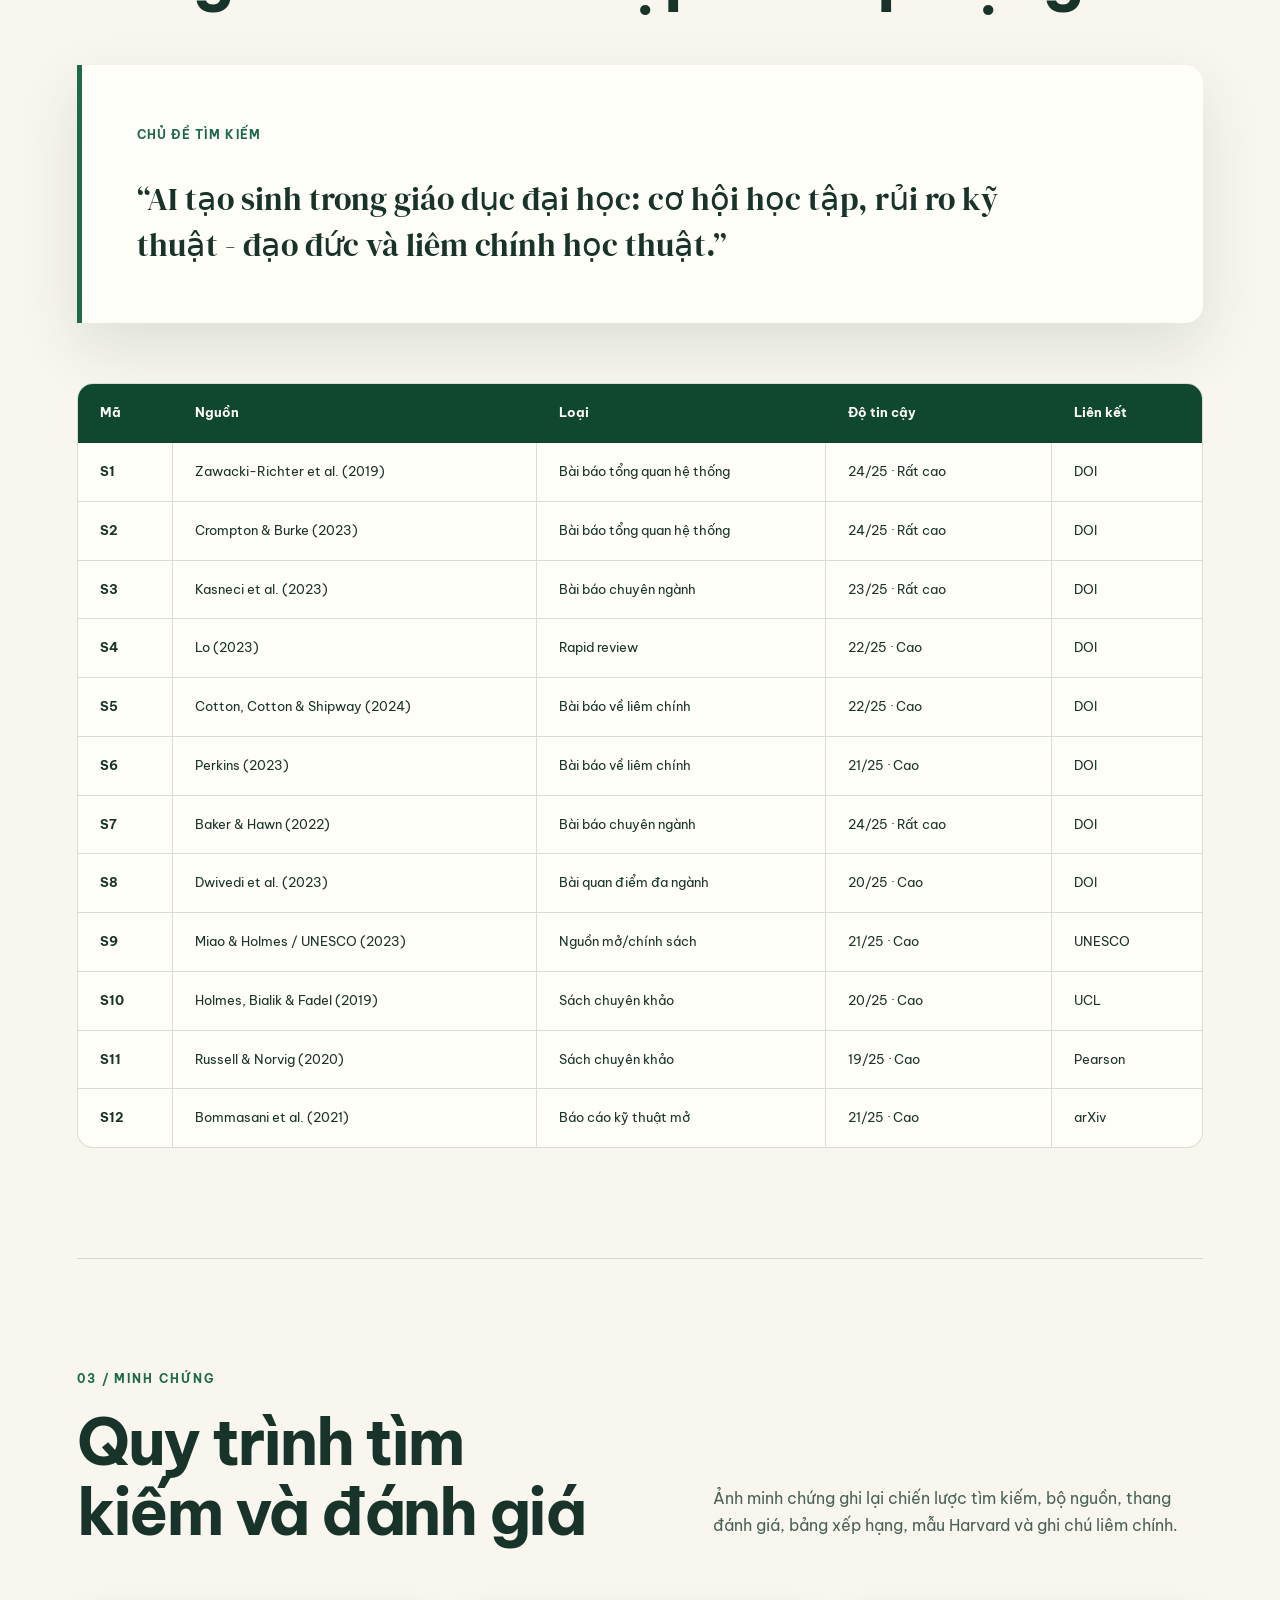
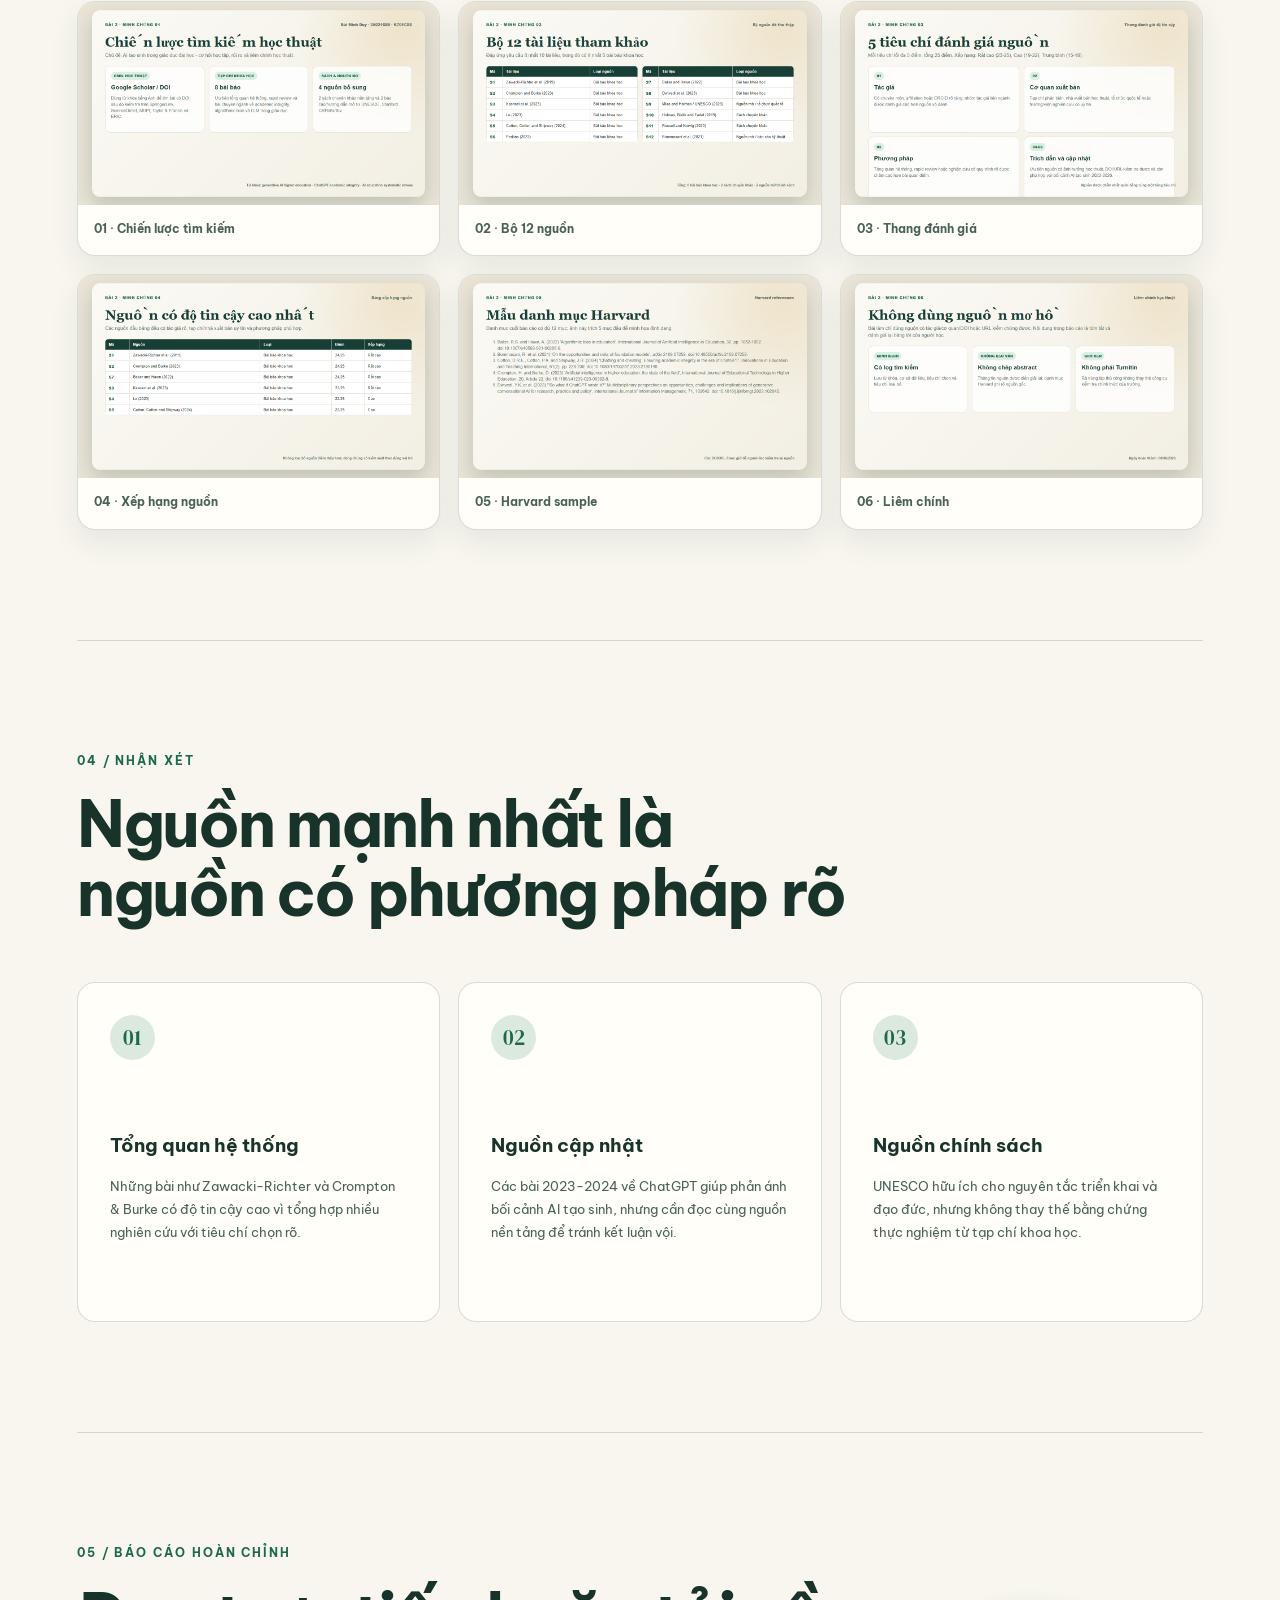
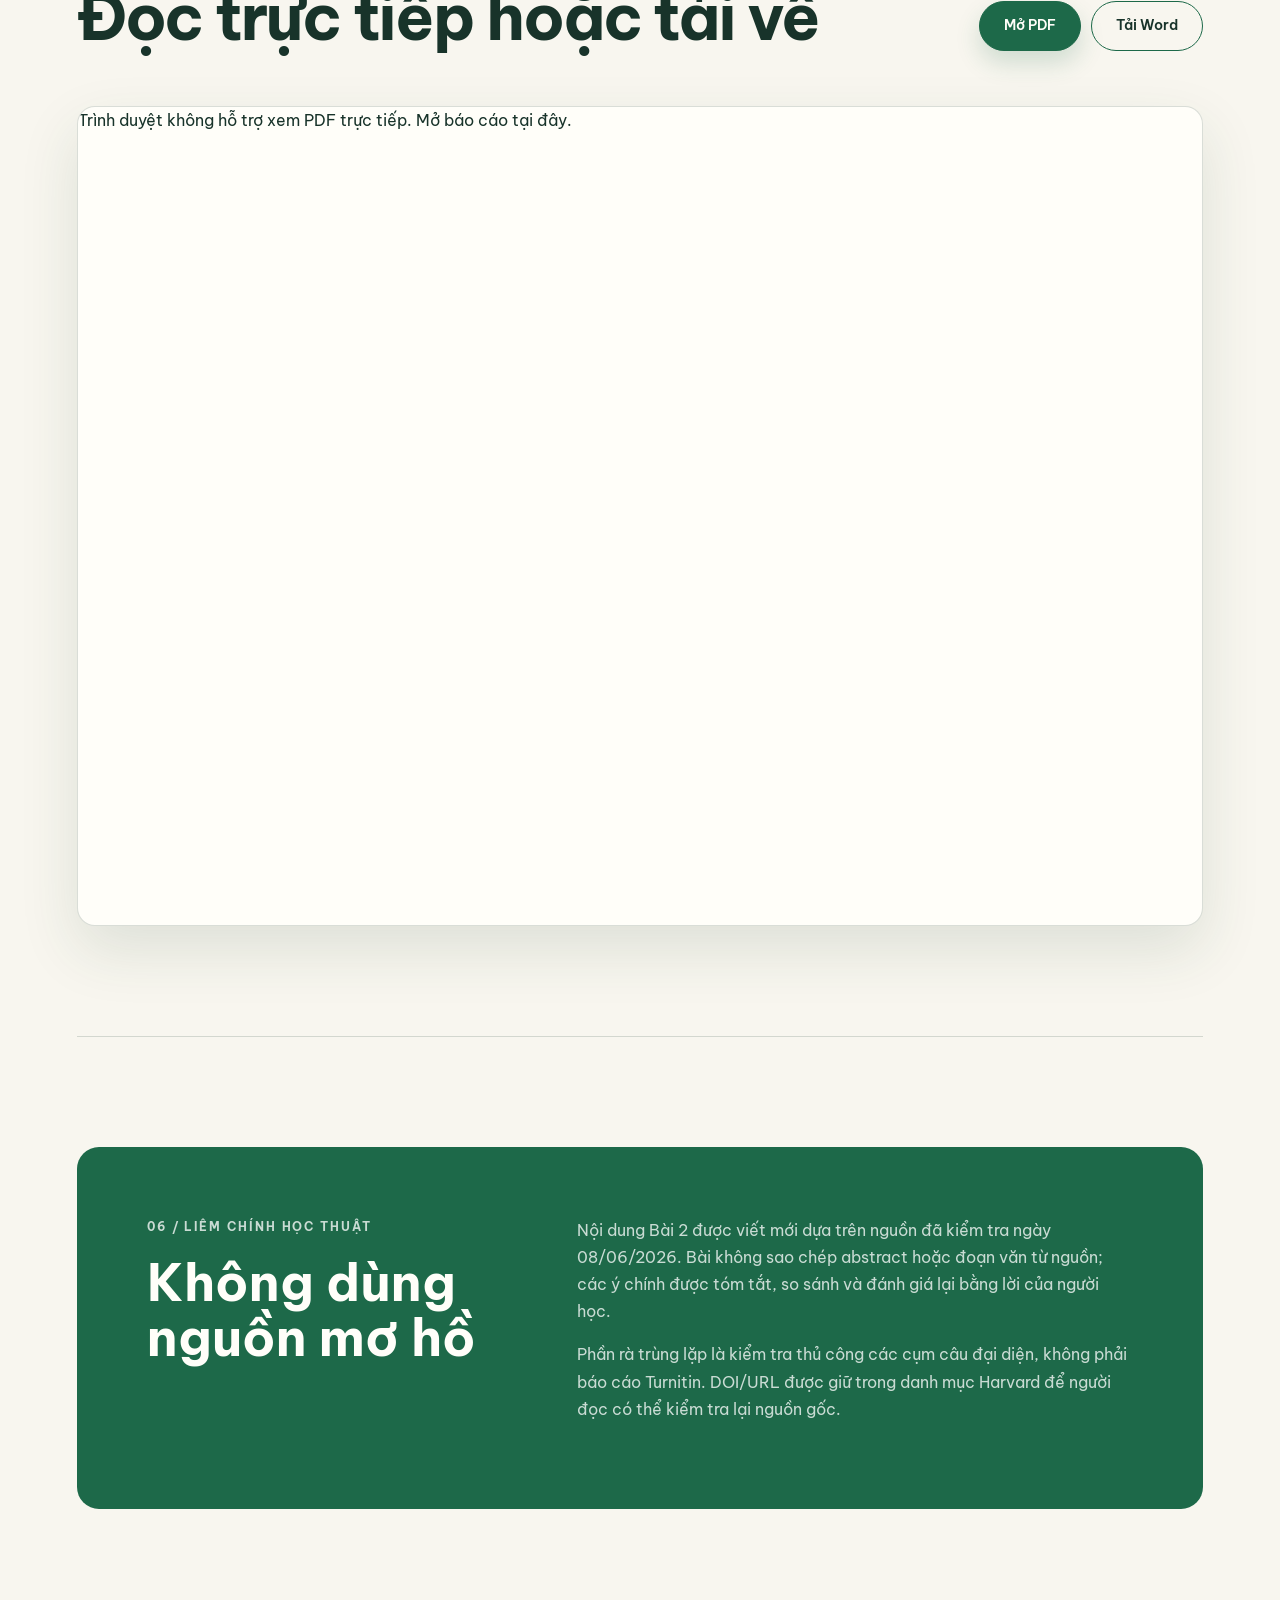
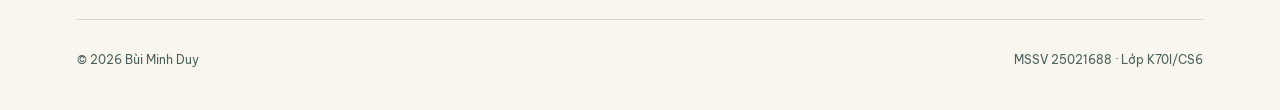
<file: bai-2.html>
<!DOCTYPE html>
<html lang="vi">
  <head>
    <meta charset="UTF-8" />
    <meta name="viewport" content="width=device-width, initial-scale=1.0" />
    <meta
      name="description"
      content="Bài 2 - Tìm kiếm và đánh giá thông tin học thuật của Bùi Minh Duy."
    />
    <title>Bài 2 | Đánh giá nguồn học thuật</title>
    <link rel="stylesheet" href="styles.css" />
    <script src="script.js" defer></script>
  </head>
  <body class="project-page">
    <header class="site-header">
      <a class="brand" href="index.html" aria-label="Về trang Portfolio">
        <span class="brand-mark">D.</span>
        <span>Bùi Minh Duy</span>
      </a>

      <button
        class="menu-button"
        type="button"
        aria-label="Mở trình đơn"
        aria-expanded="false"
        aria-controls="main-menu"
      >
        <span></span>
        <span></span>
      </button>

      <nav id="main-menu" class="main-nav" aria-label="Điều hướng Bài 2">
        <a href="index.html">Portfolio</a>
        <a class="active" href="#tong-quan">Tổng quan</a>
        <a href="#nguon">Nguồn</a>
        <a href="#minh-chung">Minh chứng</a>
        <a href="#bao-cao">Báo cáo</a>
      </nav>
    </header>

    <main>
      <section id="tong-quan" class="project-hero" aria-labelledby="project-title">
        <div class="project-hero-inner">
          <div>
            <p class="eyebrow light">Bài tập 2 · Portfolio cá nhân</p>
            <h1 id="project-title">Tài liệu<br />học thuật</h1>
            <p class="project-lead">
              Chủ đề nghiên cứu là AI tạo sinh trong giáo dục đại học. Bài làm
              thu thập 12 tài liệu từ cơ sở dữ liệu học thuật, tạp chí khoa học,
              sách chuyên khảo và nguồn mở uy tín, sau đó đánh giá độ tin cậy
              theo tác giả, nhà xuất bản, phương pháp, ảnh hưởng trích dẫn và
              tính cập nhật.
            </p>
          </div>
          <dl class="student-panel">
            <div><dt>Họ và tên</dt><dd>Bùi Minh Duy</dd></div>
            <div><dt>Mã sinh viên</dt><dd>25021688</dd></div>
            <div><dt>Lớp</dt><dd>K70I/CS6</dd></div>
            <div><dt>Ngày hoàn thành</dt><dd>08/06/2026</dd></div>
          </dl>
        </div>
      </section>

      <section class="project-summary section-shell" aria-labelledby="summary-title">
        <div class="section-heading heading-row">
          <div>
            <p class="eyebrow">01 / Tổng quan</p>
            <h2 id="summary-title">Bài 2 hoàn chỉnh</h2>
          </div>
          <p>
            Bài làm có đủ 4 nhóm nguồn, hơn 10 tài liệu tham khảo, ít nhất
            5 bài báo khoa học, bảng đánh giá độ tin cậy và danh mục Harvard.
          </p>
        </div>

        <div class="deliverables-grid">
          <article><strong>01</strong><h3>Chủ đề rõ phạm vi</h3><p>AI tạo sinh trong giáo dục đại học, tập trung vào học tập, rủi ro và liêm chính học thuật.</p></article>
          <article><strong>02</strong><h3>12 tài liệu</h3><p>8 bài báo khoa học, 2 sách chuyên khảo và 2 nguồn mở/chính sách có cơ quan rõ ràng.</p></article>
          <article><strong>03</strong><h3>Đánh giá hệ thống</h3><p>Chấm từng nguồn theo 5 tiêu chí: tác giả, xuất bản, phương pháp, trích dẫn và cập nhật.</p></article>
          <article><strong>04</strong><h3>Báo cáo 4 trang</h3><p>PDF/DOCX có bảng tổng hợp, phân tích độ tin cậy và danh mục tài liệu Harvard.</p></article>
        </div>
      </section>

      <section id="nguon" class="ai-log-section section-shell" aria-labelledby="sources-title">
        <div class="section-heading">
          <p class="eyebrow">02 / Bảng nguồn</p>
          <h2 id="sources-title">12 nguồn đã thu thập và xếp hạng</h2>
        </div>

        <article class="prompt-card">
          <span>Chủ đề tìm kiếm</span>
          <blockquote>
            “AI tạo sinh trong giáo dục đại học: cơ hội học tập, rủi ro kỹ
            thuật - đạo đức và liêm chính học thuật.”
          </blockquote>
        </article>

        <div class="comparison-table source-matrix" role="table" aria-label="Bảng nguồn học thuật Bài 2">
          <div class="comparison-row comparison-head" role="row">
            <span role="columnheader">Mã</span>
            <span role="columnheader">Nguồn</span>
            <span role="columnheader">Loại</span>
            <span role="columnheader">Độ tin cậy</span>
            <span role="columnheader">Liên kết</span>
          </div>
          <div class="comparison-row" role="row"><strong role="cell">S1</strong><span role="cell">Zawacki-Richter et al. (2019)</span><span role="cell">Bài báo tổng quan hệ thống</span><span role="cell">24/25 · Rất cao</span><span role="cell"><a href="https://doi.org/10.1186/s41239-019-0171-0" target="_blank" rel="noopener">DOI</a></span></div>
          <div class="comparison-row" role="row"><strong role="cell">S2</strong><span role="cell">Crompton &amp; Burke (2023)</span><span role="cell">Bài báo tổng quan hệ thống</span><span role="cell">24/25 · Rất cao</span><span role="cell"><a href="https://doi.org/10.1186/s41239-023-00392-8" target="_blank" rel="noopener">DOI</a></span></div>
          <div class="comparison-row" role="row"><strong role="cell">S3</strong><span role="cell">Kasneci et al. (2023)</span><span role="cell">Bài báo chuyên ngành</span><span role="cell">23/25 · Rất cao</span><span role="cell"><a href="https://doi.org/10.1016/j.lindif.2023.102274" target="_blank" rel="noopener">DOI</a></span></div>
          <div class="comparison-row" role="row"><strong role="cell">S4</strong><span role="cell">Lo (2023)</span><span role="cell">Rapid review</span><span role="cell">22/25 · Cao</span><span role="cell"><a href="https://doi.org/10.3390/educsci13040410" target="_blank" rel="noopener">DOI</a></span></div>
          <div class="comparison-row" role="row"><strong role="cell">S5</strong><span role="cell">Cotton, Cotton &amp; Shipway (2024)</span><span role="cell">Bài báo về liêm chính</span><span role="cell">22/25 · Cao</span><span role="cell"><a href="https://doi.org/10.1080/14703297.2023.2190148" target="_blank" rel="noopener">DOI</a></span></div>
          <div class="comparison-row" role="row"><strong role="cell">S6</strong><span role="cell">Perkins (2023)</span><span role="cell">Bài báo về liêm chính</span><span role="cell">21/25 · Cao</span><span role="cell"><a href="https://doi.org/10.53761/1.20.02.07" target="_blank" rel="noopener">DOI</a></span></div>
          <div class="comparison-row" role="row"><strong role="cell">S7</strong><span role="cell">Baker &amp; Hawn (2022)</span><span role="cell">Bài báo chuyên ngành</span><span role="cell">24/25 · Rất cao</span><span role="cell"><a href="https://doi.org/10.1007/s40593-021-00285-9" target="_blank" rel="noopener">DOI</a></span></div>
          <div class="comparison-row" role="row"><strong role="cell">S8</strong><span role="cell">Dwivedi et al. (2023)</span><span role="cell">Bài quan điểm đa ngành</span><span role="cell">20/25 · Cao</span><span role="cell"><a href="https://doi.org/10.1016/j.ijinfomgt.2023.102642" target="_blank" rel="noopener">DOI</a></span></div>
          <div class="comparison-row" role="row"><strong role="cell">S9</strong><span role="cell">Miao &amp; Holmes / UNESCO (2023)</span><span role="cell">Nguồn mở/chính sách</span><span role="cell">21/25 · Cao</span><span role="cell"><a href="https://www.unesco.org/en/articles/guidance-generative-ai-education-and-research" target="_blank" rel="noopener">UNESCO</a></span></div>
          <div class="comparison-row" role="row"><strong role="cell">S10</strong><span role="cell">Holmes, Bialik &amp; Fadel (2019)</span><span role="cell">Sách chuyên khảo</span><span role="cell">20/25 · Cao</span><span role="cell"><a href="https://discovery.ucl.ac.uk/id/eprint/10139722/" target="_blank" rel="noopener">UCL</a></span></div>
          <div class="comparison-row" role="row"><strong role="cell">S11</strong><span role="cell">Russell &amp; Norvig (2020)</span><span role="cell">Sách chuyên khảo</span><span role="cell">19/25 · Cao</span><span role="cell"><a href="https://www.informit.com/store/artificial-intelligence-a-modern-approach-9780134610993" target="_blank" rel="noopener">Pearson</a></span></div>
          <div class="comparison-row" role="row"><strong role="cell">S12</strong><span role="cell">Bommasani et al. (2021)</span><span role="cell">Báo cáo kỹ thuật mở</span><span role="cell">21/25 · Cao</span><span role="cell"><a href="https://doi.org/10.48550/arXiv.2108.07258" target="_blank" rel="noopener">arXiv</a></span></div>
        </div>
      </section>

      <section id="minh-chung" class="evidence-section section-shell" aria-labelledby="evidence-title">
        <div class="section-heading heading-row">
          <div>
            <p class="eyebrow">03 / Minh chứng</p>
            <h2 id="evidence-title">Quy trình tìm kiếm và đánh giá</h2>
          </div>
          <p>
            Ảnh minh chứng ghi lại chiến lược tìm kiếm, bộ nguồn, thang đánh
            giá, bảng xếp hạng, mẫu Harvard và ghi chú liêm chính.
          </p>
        </div>

        <div class="evidence-gallery" aria-label="Sáu ảnh minh chứng Bài 2">
          <figure><img src="assets/bai-2/evidence-01-search-strategy.png" alt="Chiến lược tìm kiếm Bài 2" /><figcaption>01 · Chiến lược tìm kiếm</figcaption></figure>
          <figure><img src="assets/bai-2/evidence-02-source-corpus.png" alt="Bộ 12 nguồn tham khảo" /><figcaption>02 · Bộ 12 nguồn</figcaption></figure>
          <figure><img src="assets/bai-2/evidence-03-evaluation-rubric.png" alt="Thang đánh giá độ tin cậy" /><figcaption>03 · Thang đánh giá</figcaption></figure>
          <figure><img src="assets/bai-2/evidence-04-ranking-table.png" alt="Bảng xếp hạng độ tin cậy" /><figcaption>04 · Xếp hạng nguồn</figcaption></figure>
          <figure><img src="assets/bai-2/evidence-05-harvard-sample.png" alt="Mẫu danh mục Harvard" /><figcaption>05 · Harvard sample</figcaption></figure>
          <figure><img src="assets/bai-2/evidence-06-integrity-note.png" alt="Ghi chú liêm chính học thuật" /><figcaption>06 · Liêm chính</figcaption></figure>
        </div>
      </section>

      <section class="ethics-section section-shell" aria-labelledby="analysis-title">
        <div class="section-heading">
          <p class="eyebrow">04 / Nhận xét</p>
          <h2 id="analysis-title">Nguồn mạnh nhất là nguồn có phương pháp rõ</h2>
        </div>

        <div class="ethics-grid">
          <article>
            <span>01</span>
            <h3>Tổng quan hệ thống</h3>
            <p>Những bài như Zawacki-Richter và Crompton &amp; Burke có độ tin cậy cao vì tổng hợp nhiều nghiên cứu với tiêu chí chọn rõ.</p>
          </article>
          <article>
            <span>02</span>
            <h3>Nguồn cập nhật</h3>
            <p>Các bài 2023-2024 về ChatGPT giúp phản ánh bối cảnh AI tạo sinh, nhưng cần đọc cùng nguồn nền tảng để tránh kết luận vội.</p>
          </article>
          <article>
            <span>03</span>
            <h3>Nguồn chính sách</h3>
            <p>UNESCO hữu ích cho nguyên tắc triển khai và đạo đức, nhưng không thay thế bằng chứng thực nghiệm từ tạp chí khoa học.</p>
          </article>
        </div>
      </section>

      <section id="bao-cao" class="report-section section-shell" aria-labelledby="report-title">
        <div class="section-heading heading-row">
          <div>
            <p class="eyebrow">05 / Báo cáo hoàn chỉnh</p>
            <h2 id="report-title">Đọc trực tiếp hoặc tải về</h2>
          </div>
          <div class="report-actions">
            <a class="button button-primary" href="bai-2/04_Bao-cao/B2_BuiMinhDuy_20260608_Bao-cao-tim-kiem-danh-gia-nguon_v01.pdf" target="_blank" rel="noopener">
              Mở PDF
            </a>
            <a class="button button-secondary" href="bai-2/04_Bao-cao/B2_BuiMinhDuy_20260608_Bao-cao-tim-kiem-danh-gia-nguon_v01.docx">
              Tải Word
            </a>
          </div>
        </div>
        <object
          class="pdf-viewer"
          data="bai-2/04_Bao-cao/B2_BuiMinhDuy_20260608_Bao-cao-tim-kiem-danh-gia-nguon_v01.pdf"
          type="application/pdf"
        >
          <p>
            Trình duyệt không hỗ trợ xem PDF trực tiếp.
            <a href="bai-2/04_Bao-cao/B2_BuiMinhDuy_20260608_Bao-cao-tim-kiem-danh-gia-nguon_v01.pdf">Mở báo cáo tại đây.</a>
          </p>
        </object>
      </section>

      <section class="integrity-section section-shell" aria-labelledby="integrity-title">
        <div class="integrity-card">
          <div>
            <p class="eyebrow">06 / Liêm chính học thuật</p>
            <h2 id="integrity-title">Không dùng nguồn mơ hồ</h2>
          </div>
          <div>
            <p>
              Nội dung Bài 2 được viết mới dựa trên nguồn đã kiểm tra ngày
              08/06/2026. Bài không sao chép abstract hoặc đoạn văn từ nguồn;
              các ý chính được tóm tắt, so sánh và đánh giá lại bằng lời của
              người học.
            </p>
            <p>
              Phần rà trùng lặp là kiểm tra thủ công các cụm câu đại diện, không
              phải báo cáo Turnitin. DOI/URL được giữ trong danh mục Harvard để
              người đọc có thể kiểm tra lại nguồn gốc.
            </p>
          </div>
        </div>
      </section>
    </main>

    <footer>
      <p>© <span id="current-year">2026</span> Bùi Minh Duy</p>
      <p>MSSV 25021688 · Lớp K70I/CS6</p>
    </footer>
  </body>
</html>
</file>
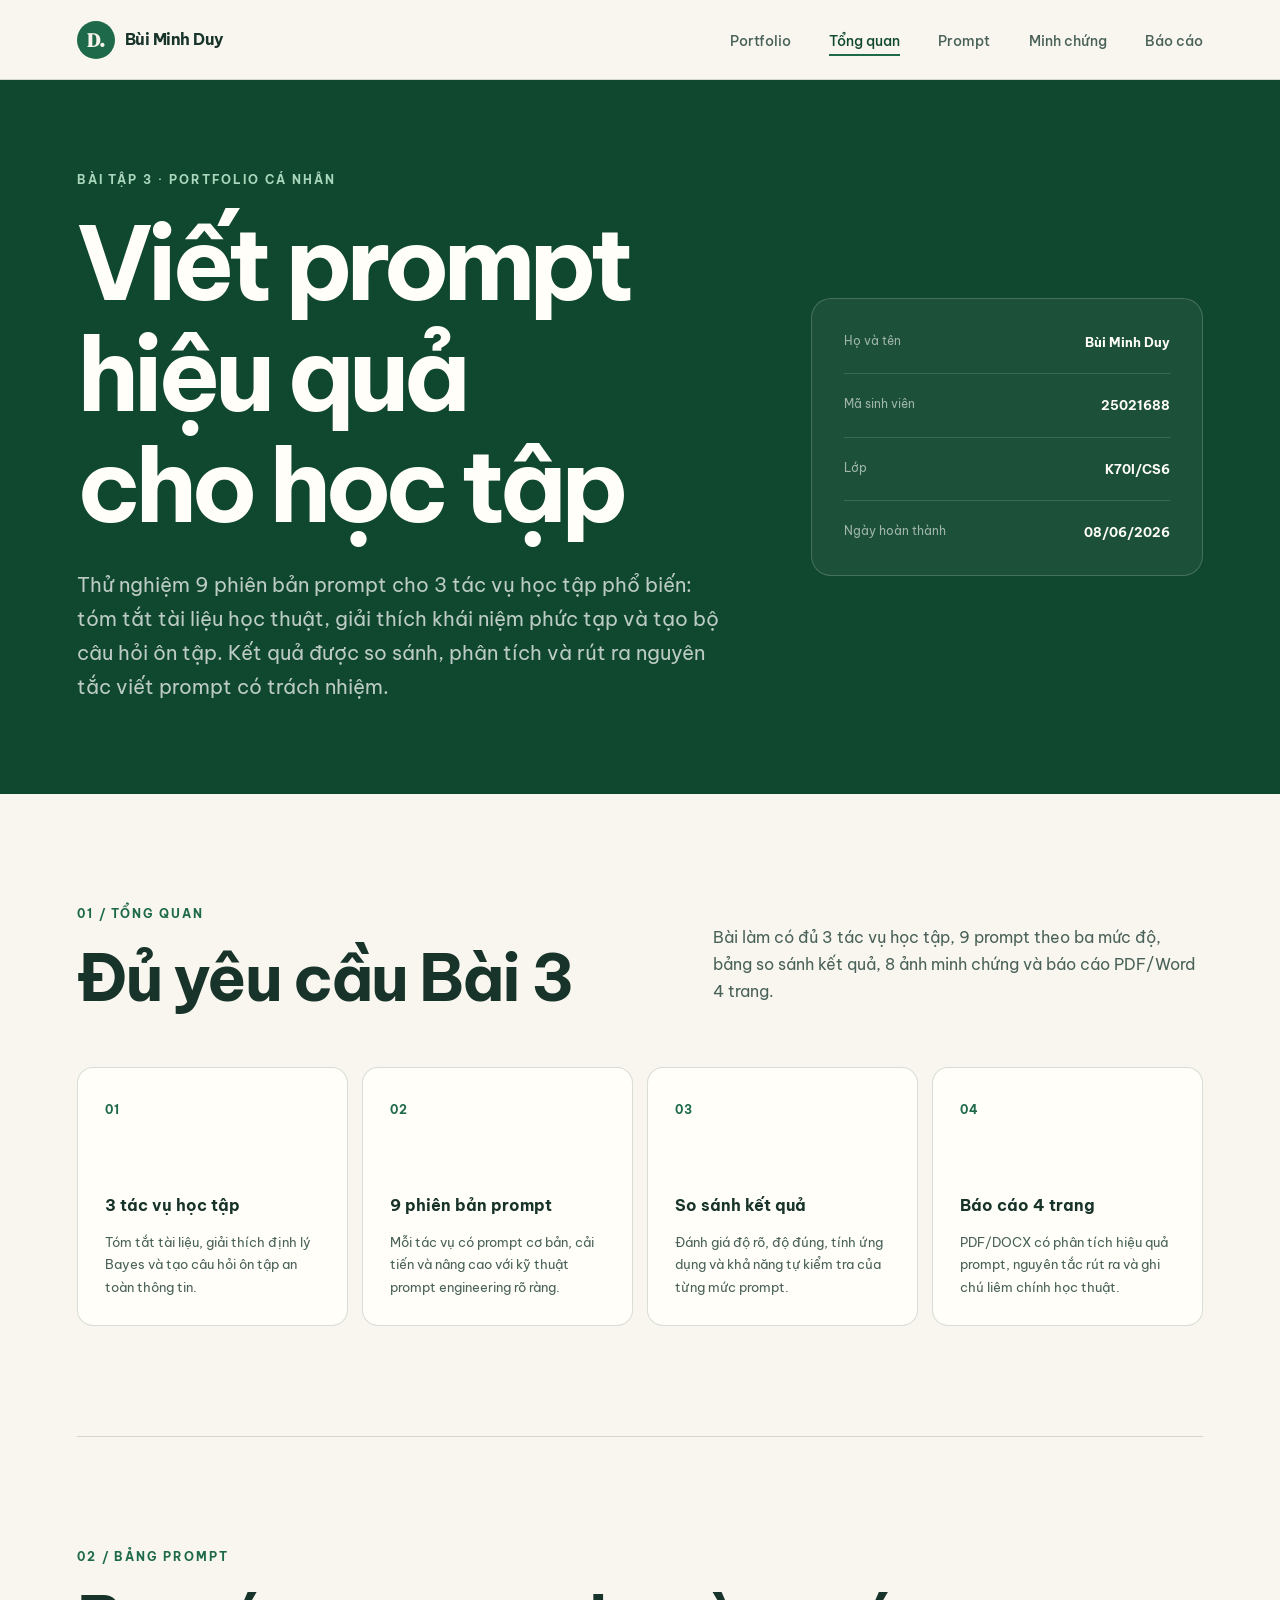
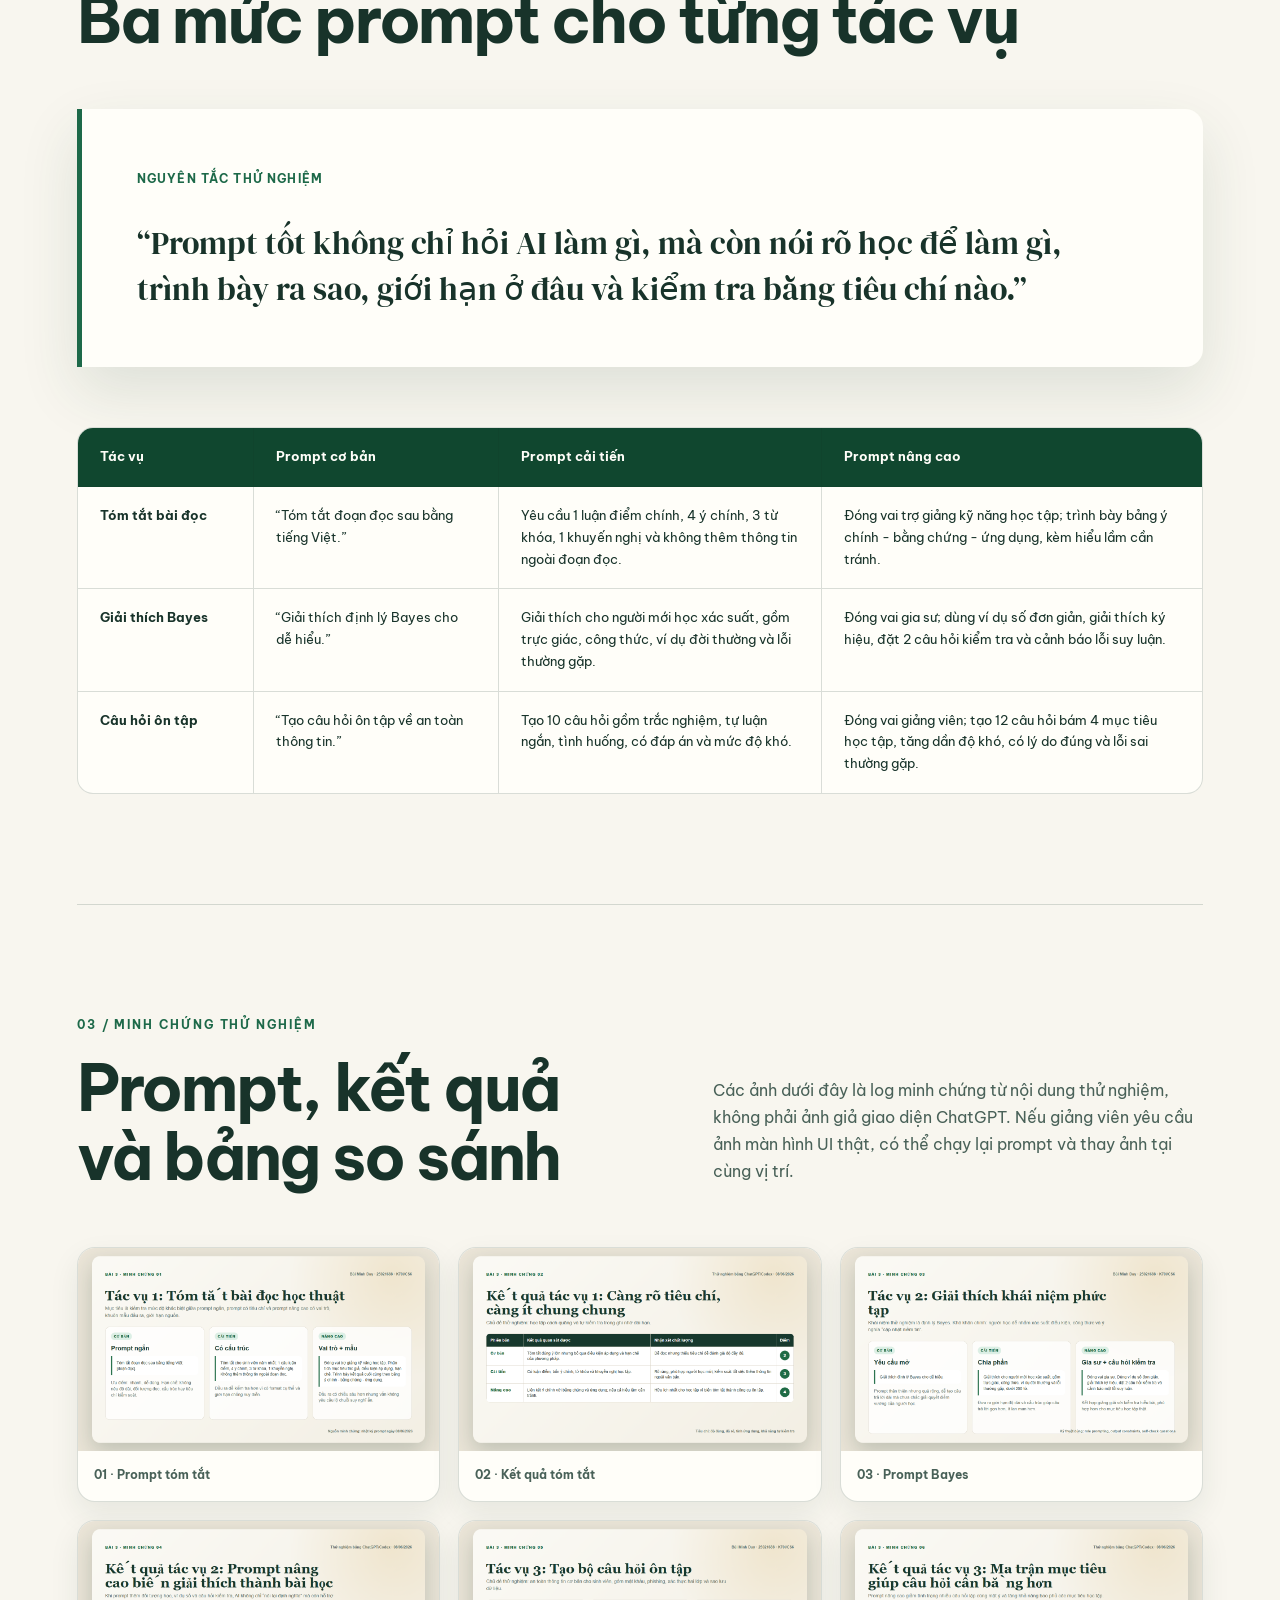
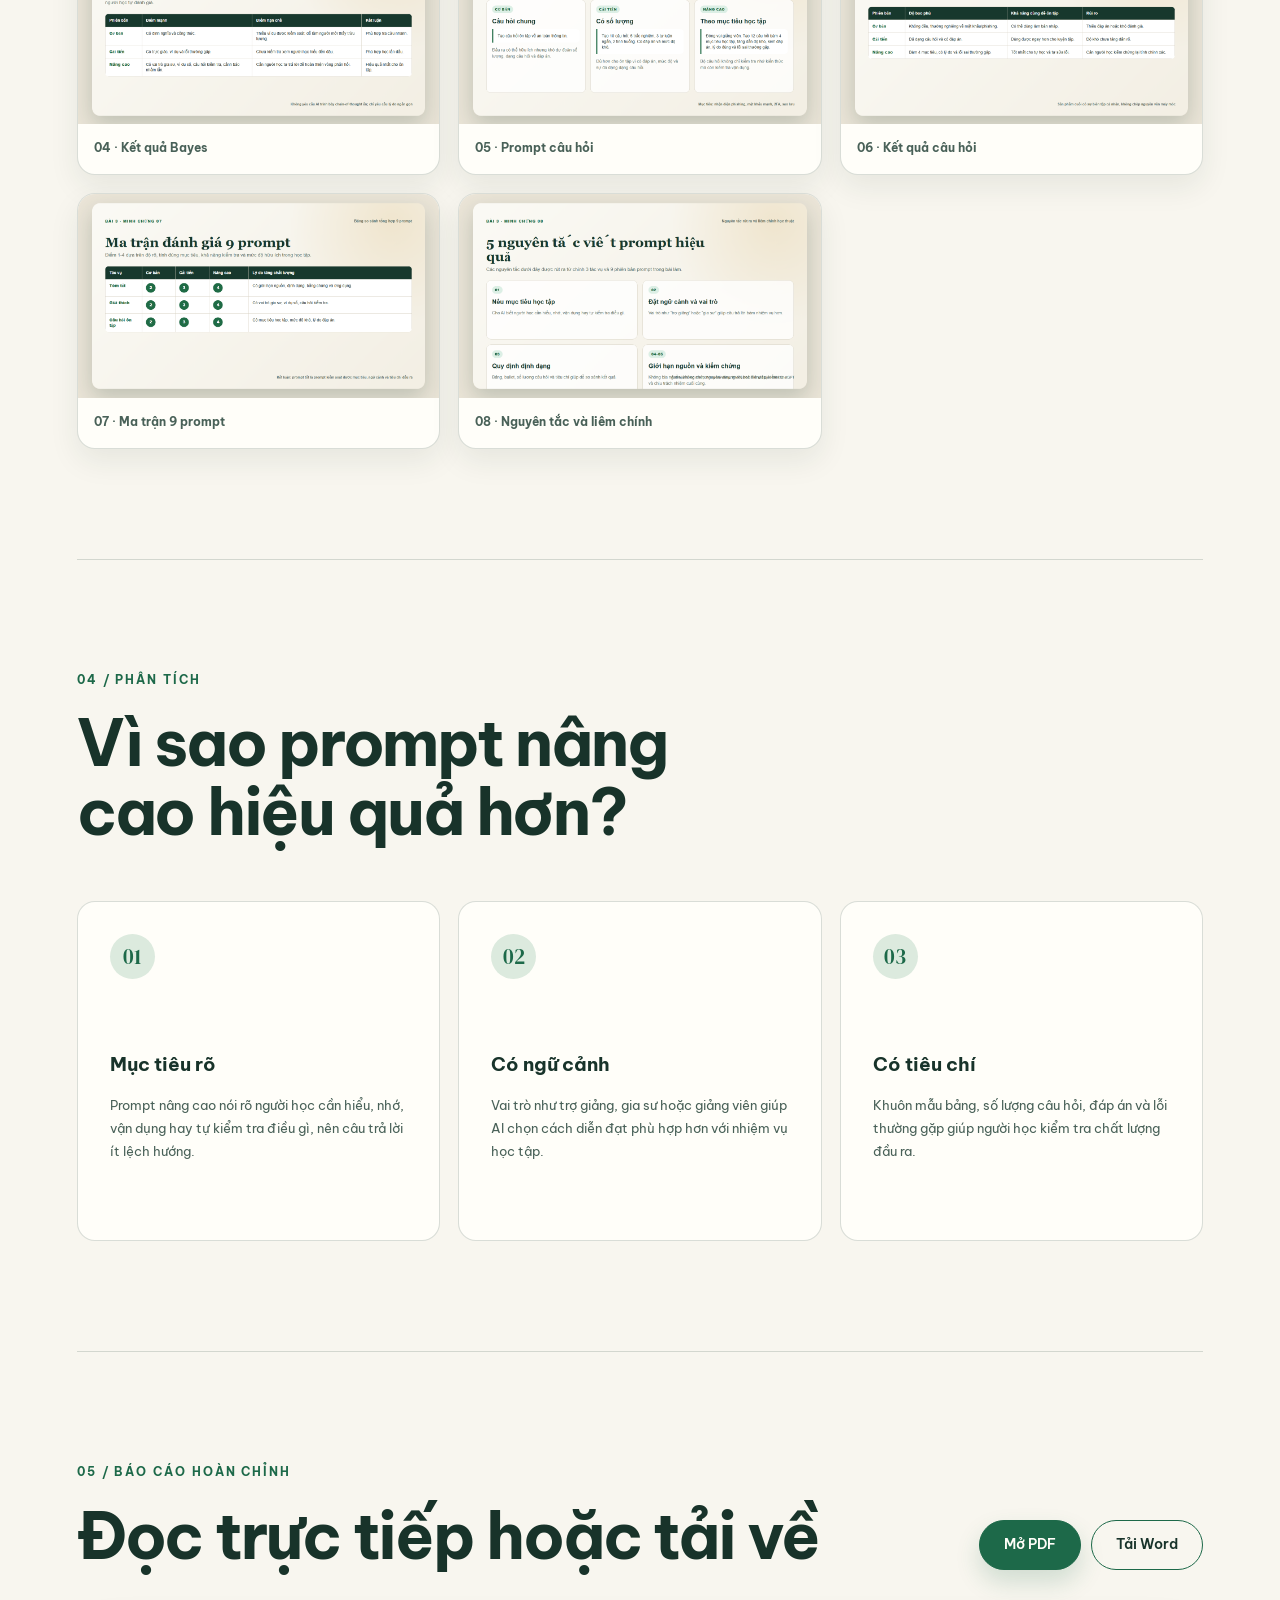
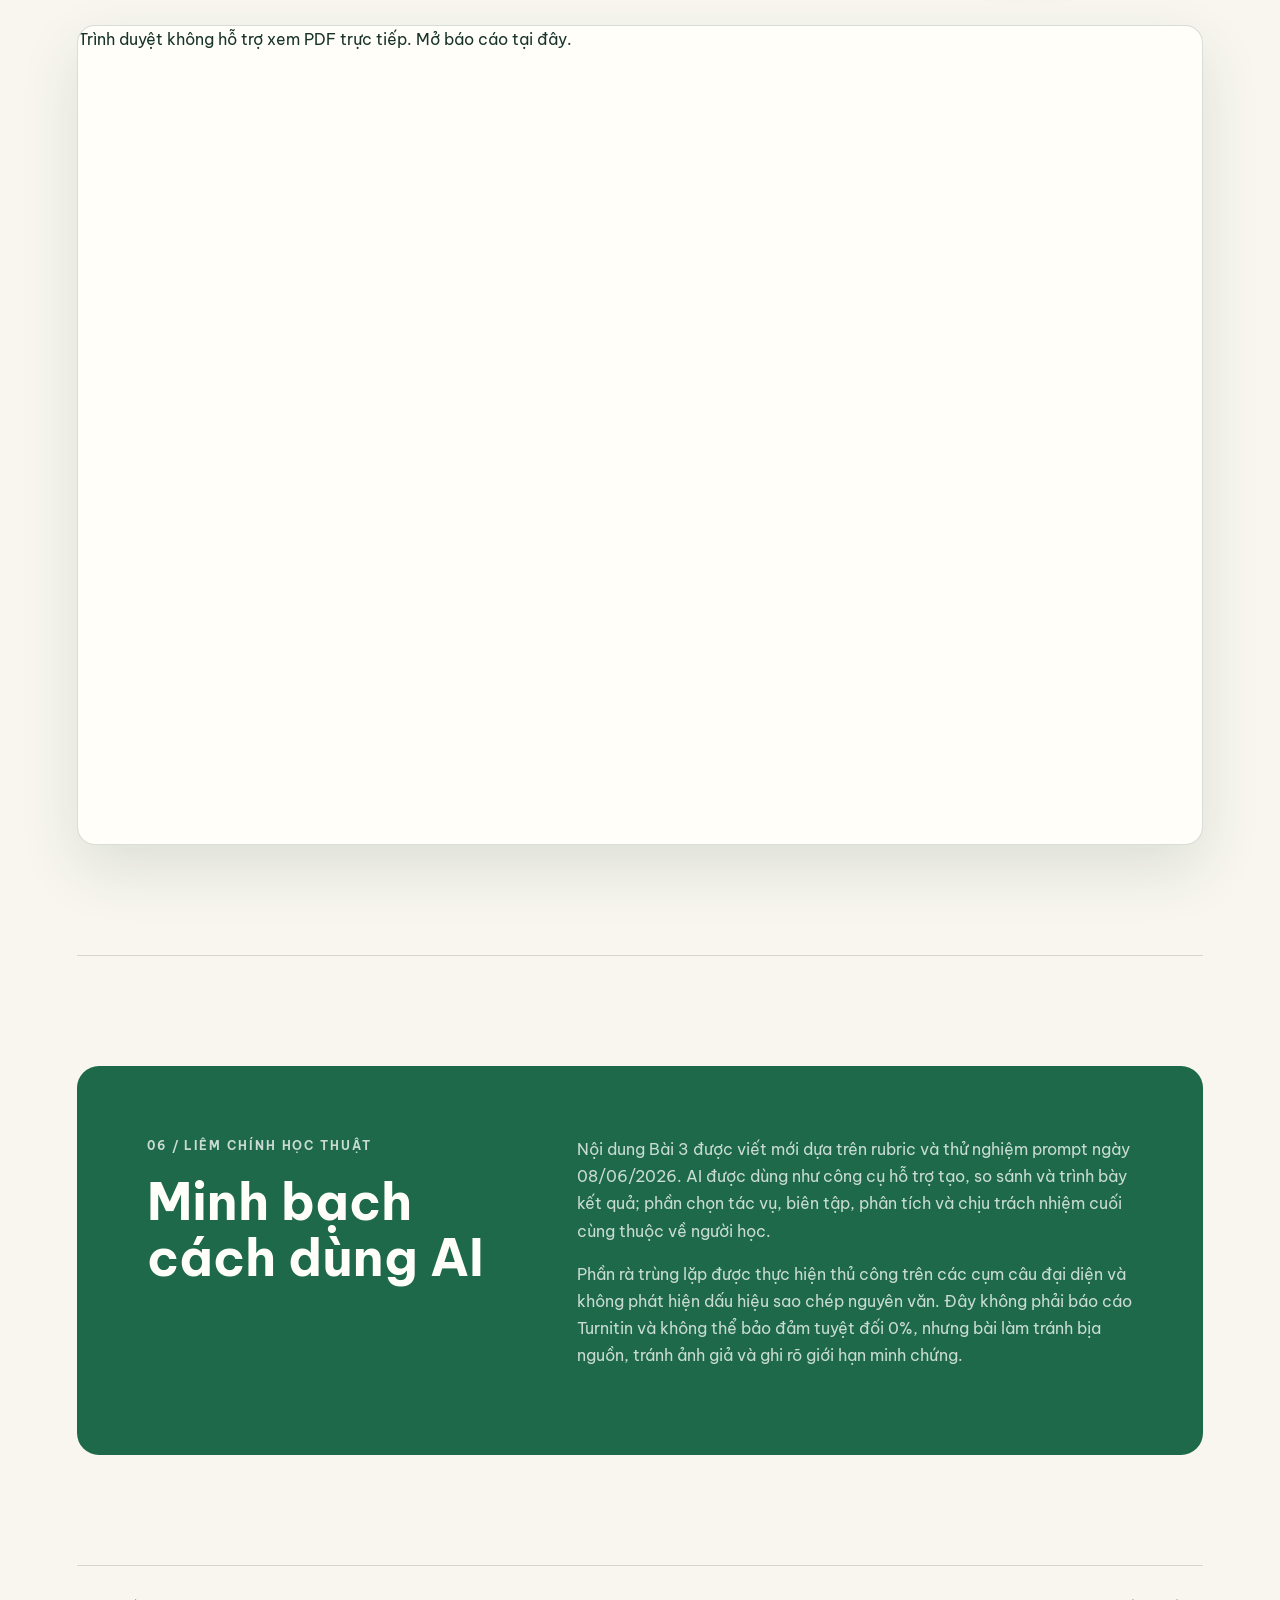
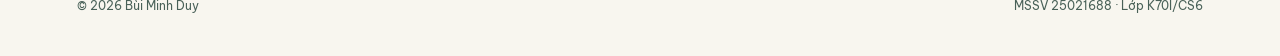
<file: bai-3.html>
<!DOCTYPE html>
<html lang="vi">
  <head>
    <meta charset="UTF-8" />
    <meta name="viewport" content="width=device-width, initial-scale=1.0" />
    <meta
      name="description"
      content="Bài 3 - Viết prompt hiệu quả cho học tập của Bùi Minh Duy."
    />
    <title>Bài 3 | Viết prompt hiệu quả</title>
    <link rel="stylesheet" href="styles.css" />
    <script src="script.js" defer></script>
  </head>
  <body class="project-page">
    <header class="site-header">
      <a class="brand" href="index.html" aria-label="Về trang Portfolio">
        <span class="brand-mark">D.</span>
        <span>Bùi Minh Duy</span>
      </a>

      <button
        class="menu-button"
        type="button"
        aria-label="Mở trình đơn"
        aria-expanded="false"
        aria-controls="main-menu"
      >
        <span></span>
        <span></span>
      </button>

      <nav id="main-menu" class="main-nav" aria-label="Điều hướng Bài 3">
        <a href="index.html">Portfolio</a>
        <a class="active" href="#tong-quan">Tổng quan</a>
        <a href="#prompt">Prompt</a>
        <a href="#minh-chung">Minh chứng</a>
        <a href="#bao-cao">Báo cáo</a>
      </nav>
    </header>

    <main>
      <section id="tong-quan" class="project-hero" aria-labelledby="project-title">
        <div class="project-hero-inner">
          <div>
            <p class="eyebrow light">Bài tập 3 · Portfolio cá nhân</p>
            <h1 id="project-title">Viết prompt hiệu quả<br />cho học tập</h1>
            <p class="project-lead">
              Thử nghiệm 9 phiên bản prompt cho 3 tác vụ học tập phổ biến:
              tóm tắt tài liệu học thuật, giải thích khái niệm phức tạp và
              tạo bộ câu hỏi ôn tập. Kết quả được so sánh, phân tích và rút ra
              nguyên tắc viết prompt có trách nhiệm.
            </p>
          </div>
          <dl class="student-panel">
            <div><dt>Họ và tên</dt><dd>Bùi Minh Duy</dd></div>
            <div><dt>Mã sinh viên</dt><dd>25021688</dd></div>
            <div><dt>Lớp</dt><dd>K70I/CS6</dd></div>
            <div><dt>Ngày hoàn thành</dt><dd>08/06/2026</dd></div>
          </dl>
        </div>
      </section>

      <section class="project-summary section-shell" aria-labelledby="summary-title">
        <div class="section-heading heading-row">
          <div>
            <p class="eyebrow">01 / Tổng quan</p>
            <h2 id="summary-title">Đủ yêu cầu Bài 3</h2>
          </div>
          <p>
            Bài làm có đủ 3 tác vụ học tập, 9 prompt theo ba mức độ, bảng so
            sánh kết quả, 8 ảnh minh chứng và báo cáo PDF/Word 4 trang.
          </p>
        </div>

        <div class="deliverables-grid">
          <article><strong>01</strong><h3>3 tác vụ học tập</h3><p>Tóm tắt tài liệu, giải thích định lý Bayes và tạo câu hỏi ôn tập an toàn thông tin.</p></article>
          <article><strong>02</strong><h3>9 phiên bản prompt</h3><p>Mỗi tác vụ có prompt cơ bản, cải tiến và nâng cao với kỹ thuật prompt engineering rõ ràng.</p></article>
          <article><strong>03</strong><h3>So sánh kết quả</h3><p>Đánh giá độ rõ, độ đúng, tính ứng dụng và khả năng tự kiểm tra của từng mức prompt.</p></article>
          <article><strong>04</strong><h3>Báo cáo 4 trang</h3><p>PDF/DOCX có phân tích hiệu quả prompt, nguyên tắc rút ra và ghi chú liêm chính học thuật.</p></article>
        </div>
      </section>

      <section id="prompt" class="ai-log-section section-shell" aria-labelledby="prompt-title">
        <div class="section-heading">
          <p class="eyebrow">02 / Bảng prompt</p>
          <h2 id="prompt-title">Ba mức prompt cho từng tác vụ</h2>
        </div>

        <article class="prompt-card">
          <span>Nguyên tắc thử nghiệm</span>
          <blockquote>
            “Prompt tốt không chỉ hỏi AI làm gì, mà còn nói rõ học để làm gì,
            trình bày ra sao, giới hạn ở đâu và kiểm tra bằng tiêu chí nào.”
          </blockquote>
        </article>

        <div class="comparison-table prompt-matrix" role="table" aria-label="Bảng 9 prompt Bài 3">
          <div class="comparison-row comparison-head" role="row">
            <span role="columnheader">Tác vụ</span>
            <span role="columnheader">Prompt cơ bản</span>
            <span role="columnheader">Prompt cải tiến</span>
            <span role="columnheader">Prompt nâng cao</span>
          </div>
          <div class="comparison-row" role="row">
            <strong role="cell">Tóm tắt bài đọc</strong>
            <span role="cell">“Tóm tắt đoạn đọc sau bằng tiếng Việt.”</span>
            <span role="cell">Yêu cầu 1 luận điểm chính, 4 ý chính, 3 từ khóa, 1 khuyến nghị và không thêm thông tin ngoài đoạn đọc.</span>
            <span role="cell">Đóng vai trợ giảng kỹ năng học tập; trình bày bảng ý chính - bằng chứng - ứng dụng, kèm hiểu lầm cần tránh.</span>
          </div>
          <div class="comparison-row" role="row">
            <strong role="cell">Giải thích Bayes</strong>
            <span role="cell">“Giải thích định lý Bayes cho dễ hiểu.”</span>
            <span role="cell">Giải thích cho người mới học xác suất, gồm trực giác, công thức, ví dụ đời thường và lỗi thường gặp.</span>
            <span role="cell">Đóng vai gia sư; dùng ví dụ số đơn giản, giải thích ký hiệu, đặt 2 câu hỏi kiểm tra và cảnh báo lỗi suy luận.</span>
          </div>
          <div class="comparison-row" role="row">
            <strong role="cell">Câu hỏi ôn tập</strong>
            <span role="cell">“Tạo câu hỏi ôn tập về an toàn thông tin.”</span>
            <span role="cell">Tạo 10 câu hỏi gồm trắc nghiệm, tự luận ngắn, tình huống, có đáp án và mức độ khó.</span>
            <span role="cell">Đóng vai giảng viên; tạo 12 câu hỏi bám 4 mục tiêu học tập, tăng dần độ khó, có lý do đúng và lỗi sai thường gặp.</span>
          </div>
        </div>
      </section>

      <section id="minh-chung" class="evidence-section section-shell" aria-labelledby="evidence-title">
        <div class="section-heading heading-row">
          <div>
            <p class="eyebrow">03 / Minh chứng thử nghiệm</p>
            <h2 id="evidence-title">Prompt, kết quả và bảng so sánh</h2>
          </div>
          <p>
            Các ảnh dưới đây là log minh chứng từ nội dung thử nghiệm, không
            phải ảnh giả giao diện ChatGPT. Nếu giảng viên yêu cầu ảnh màn hình
            UI thật, có thể chạy lại prompt và thay ảnh tại cùng vị trí.
          </p>
        </div>

        <div class="evidence-gallery" aria-label="Tám ảnh minh chứng Bài 3">
          <figure>
            <img src="assets/bai-3/evidence-01-summary-prompts.png" alt="Ba prompt tác vụ tóm tắt" />
            <figcaption>01 · Prompt tóm tắt</figcaption>
          </figure>
          <figure>
            <img src="assets/bai-3/evidence-02-summary-results.png" alt="Kết quả so sánh prompt tóm tắt" />
            <figcaption>02 · Kết quả tóm tắt</figcaption>
          </figure>
          <figure>
            <img src="assets/bai-3/evidence-03-bayes-prompts.png" alt="Ba prompt giải thích định lý Bayes" />
            <figcaption>03 · Prompt Bayes</figcaption>
          </figure>
          <figure>
            <img src="assets/bai-3/evidence-04-bayes-results.png" alt="Kết quả so sánh giải thích Bayes" />
            <figcaption>04 · Kết quả Bayes</figcaption>
          </figure>
          <figure>
            <img src="assets/bai-3/evidence-05-quiz-prompts.png" alt="Ba prompt tạo câu hỏi ôn tập" />
            <figcaption>05 · Prompt câu hỏi</figcaption>
          </figure>
          <figure>
            <img src="assets/bai-3/evidence-06-quiz-results.png" alt="Kết quả so sánh câu hỏi ôn tập" />
            <figcaption>06 · Kết quả câu hỏi</figcaption>
          </figure>
          <figure>
            <img src="assets/bai-3/evidence-07-comparison-matrix.png" alt="Ma trận đánh giá 9 prompt" />
            <figcaption>07 · Ma trận 9 prompt</figcaption>
          </figure>
          <figure>
            <img src="assets/bai-3/evidence-08-principles-integrity.png" alt="Nguyên tắc viết prompt và liêm chính học thuật" />
            <figcaption>08 · Nguyên tắc và liêm chính</figcaption>
          </figure>
        </div>
      </section>

      <section class="ethics-section section-shell" aria-labelledby="analysis-title">
        <div class="section-heading">
          <p class="eyebrow">04 / Phân tích</p>
          <h2 id="analysis-title">Vì sao prompt nâng cao hiệu quả hơn?</h2>
        </div>

        <div class="ethics-grid">
          <article>
            <span>01</span>
            <h3>Mục tiêu rõ</h3>
            <p>Prompt nâng cao nói rõ người học cần hiểu, nhớ, vận dụng hay tự kiểm tra điều gì, nên câu trả lời ít lệch hướng.</p>
          </article>
          <article>
            <span>02</span>
            <h3>Có ngữ cảnh</h3>
            <p>Vai trò như trợ giảng, gia sư hoặc giảng viên giúp AI chọn cách diễn đạt phù hợp hơn với nhiệm vụ học tập.</p>
          </article>
          <article>
            <span>03</span>
            <h3>Có tiêu chí</h3>
            <p>Khuôn mẫu bảng, số lượng câu hỏi, đáp án và lỗi thường gặp giúp người học kiểm tra chất lượng đầu ra.</p>
          </article>
        </div>
      </section>

      <section id="bao-cao" class="report-section section-shell" aria-labelledby="report-title">
        <div class="section-heading heading-row">
          <div>
            <p class="eyebrow">05 / Báo cáo hoàn chỉnh</p>
            <h2 id="report-title">Đọc trực tiếp hoặc tải về</h2>
          </div>
          <div class="report-actions">
            <a class="button button-primary" href="bai-3/04_Bao-cao/B3_BuiMinhDuy_20260608_Bao-cao-prompt-engineering_v01.pdf" target="_blank" rel="noopener">
              Mở PDF
            </a>
            <a class="button button-secondary" href="bai-3/04_Bao-cao/B3_BuiMinhDuy_20260608_Bao-cao-prompt-engineering_v01.docx">
              Tải Word
            </a>
          </div>
        </div>
        <object
          class="pdf-viewer"
          data="bai-3/04_Bao-cao/B3_BuiMinhDuy_20260608_Bao-cao-prompt-engineering_v01.pdf"
          type="application/pdf"
        >
          <p>
            Trình duyệt không hỗ trợ xem PDF trực tiếp.
            <a href="bai-3/04_Bao-cao/B3_BuiMinhDuy_20260608_Bao-cao-prompt-engineering_v01.pdf">Mở báo cáo tại đây.</a>
          </p>
        </object>
      </section>

      <section class="integrity-section section-shell" aria-labelledby="integrity-title">
        <div class="integrity-card">
          <div>
            <p class="eyebrow">06 / Liêm chính học thuật</p>
            <h2 id="integrity-title">Minh bạch cách dùng AI</h2>
          </div>
          <div>
            <p>
              Nội dung Bài 3 được viết mới dựa trên rubric và thử nghiệm prompt
              ngày 08/06/2026. AI được dùng như công cụ hỗ trợ tạo, so sánh và
              trình bày kết quả; phần chọn tác vụ, biên tập, phân tích và chịu
              trách nhiệm cuối cùng thuộc về người học.
            </p>
            <p>
              Phần rà trùng lặp được thực hiện thủ công trên các cụm câu đại
              diện và không phát hiện dấu hiệu sao chép nguyên văn. Đây không
              phải báo cáo Turnitin và không thể bảo đảm tuyệt đối 0%, nhưng
              bài làm tránh bịa nguồn, tránh ảnh giả và ghi rõ giới hạn minh chứng.
            </p>
          </div>
        </div>
      </section>
    </main>

    <footer>
      <p>© <span id="current-year">2026</span> Bùi Minh Duy</p>
      <p>MSSV 25021688 · Lớp K70I/CS6</p>
    </footer>
  </body>
</html>
</file>
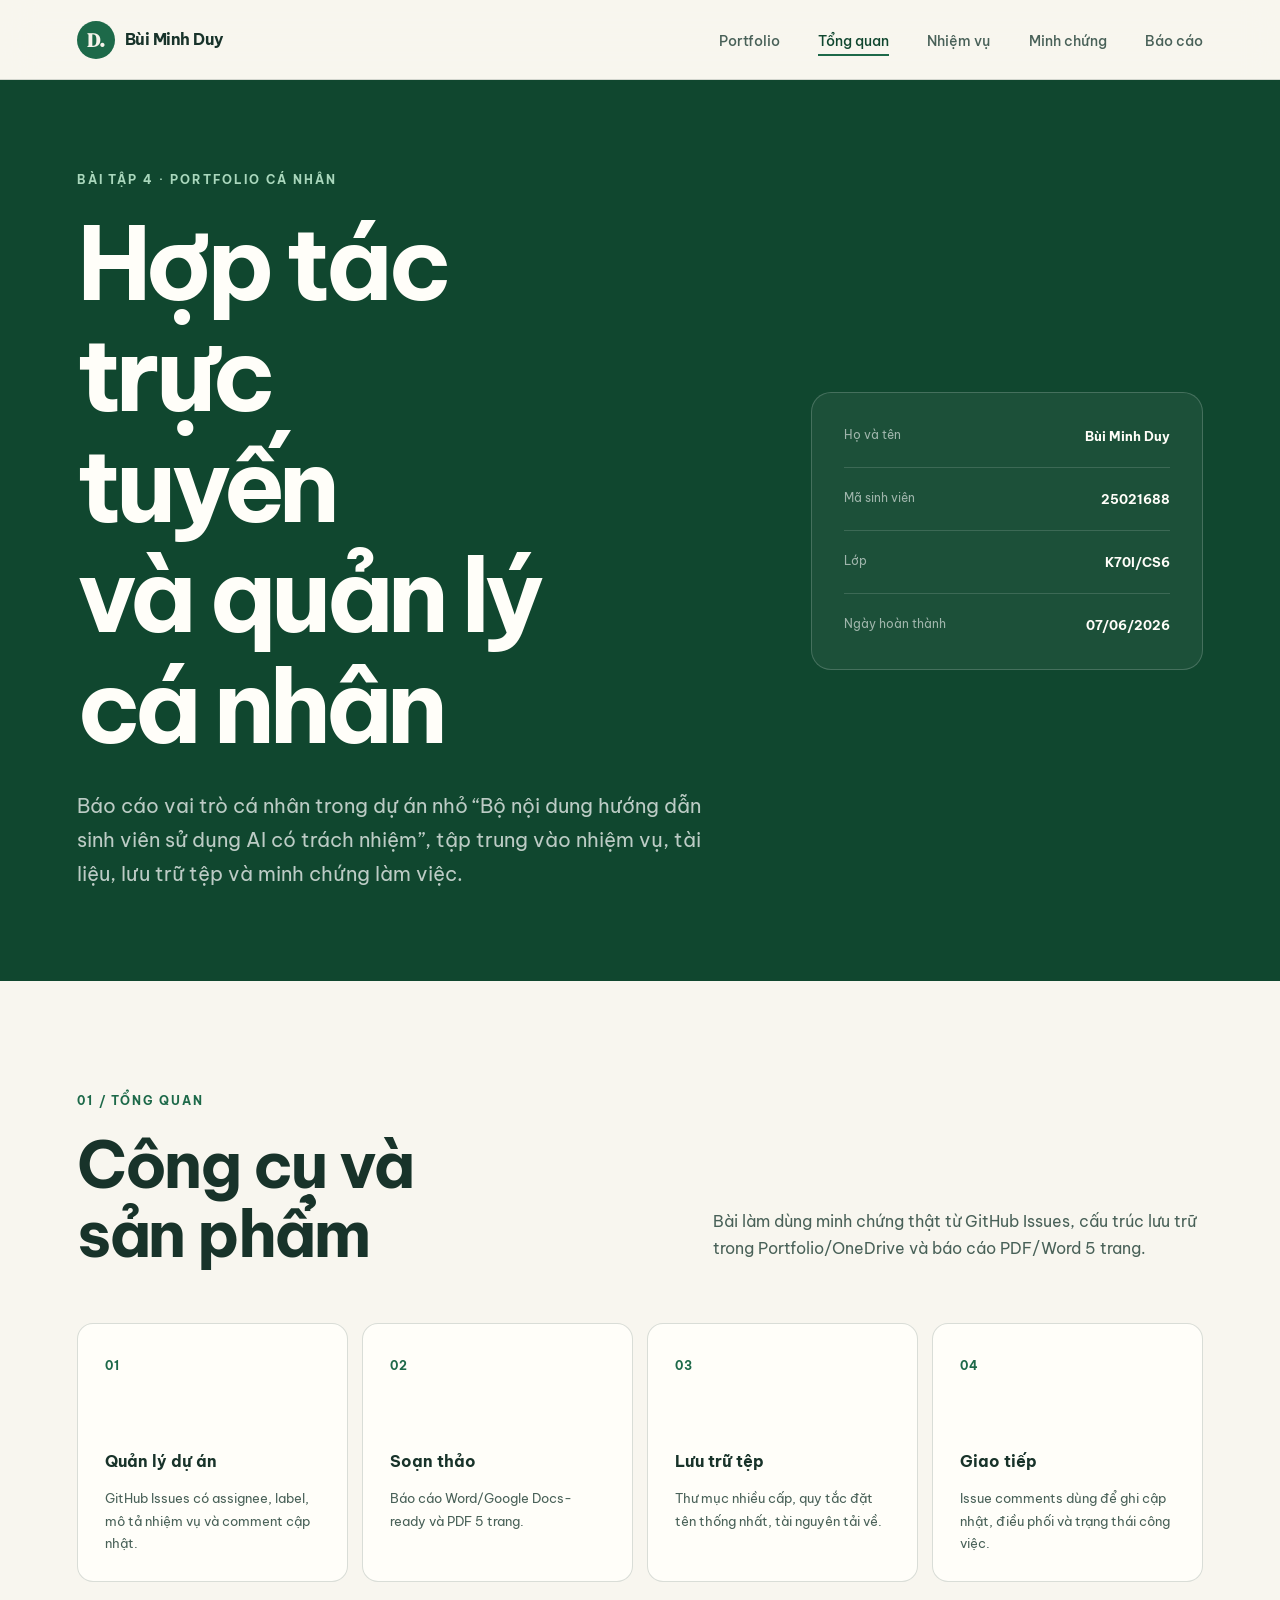
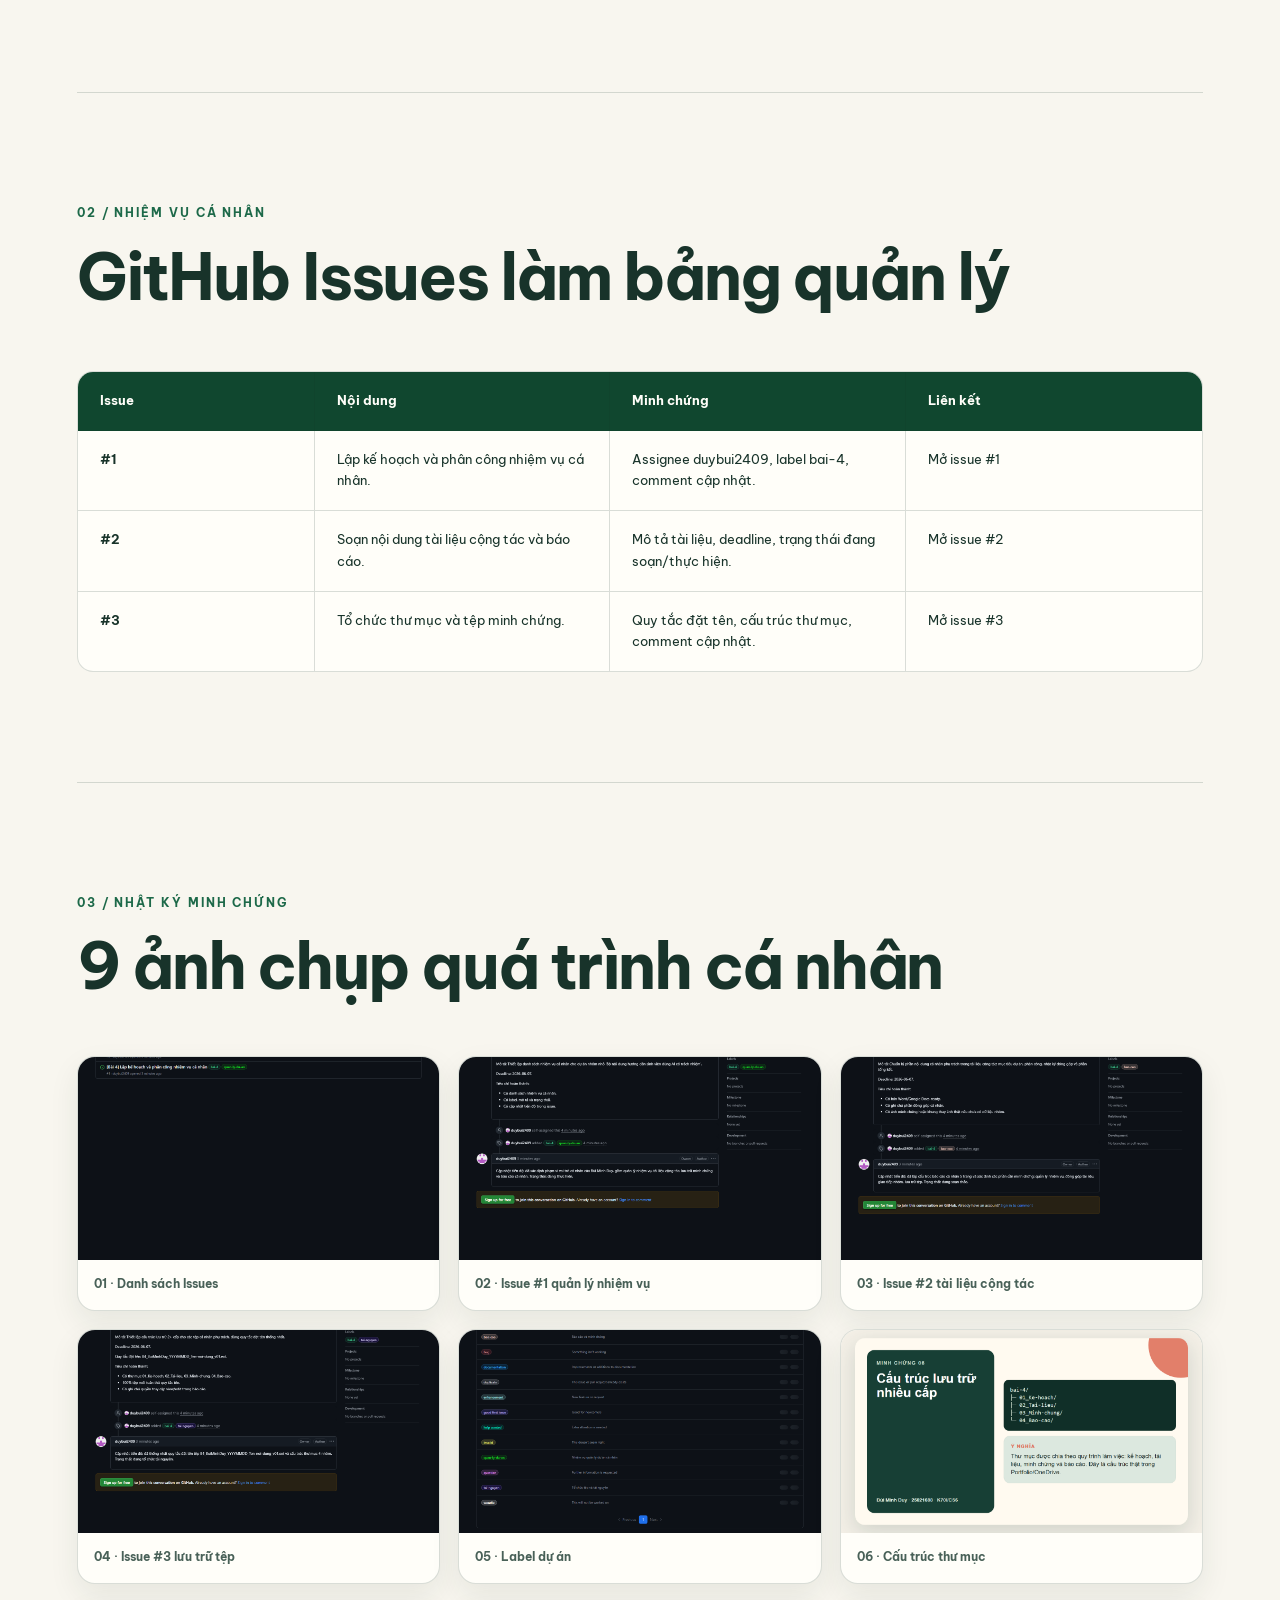
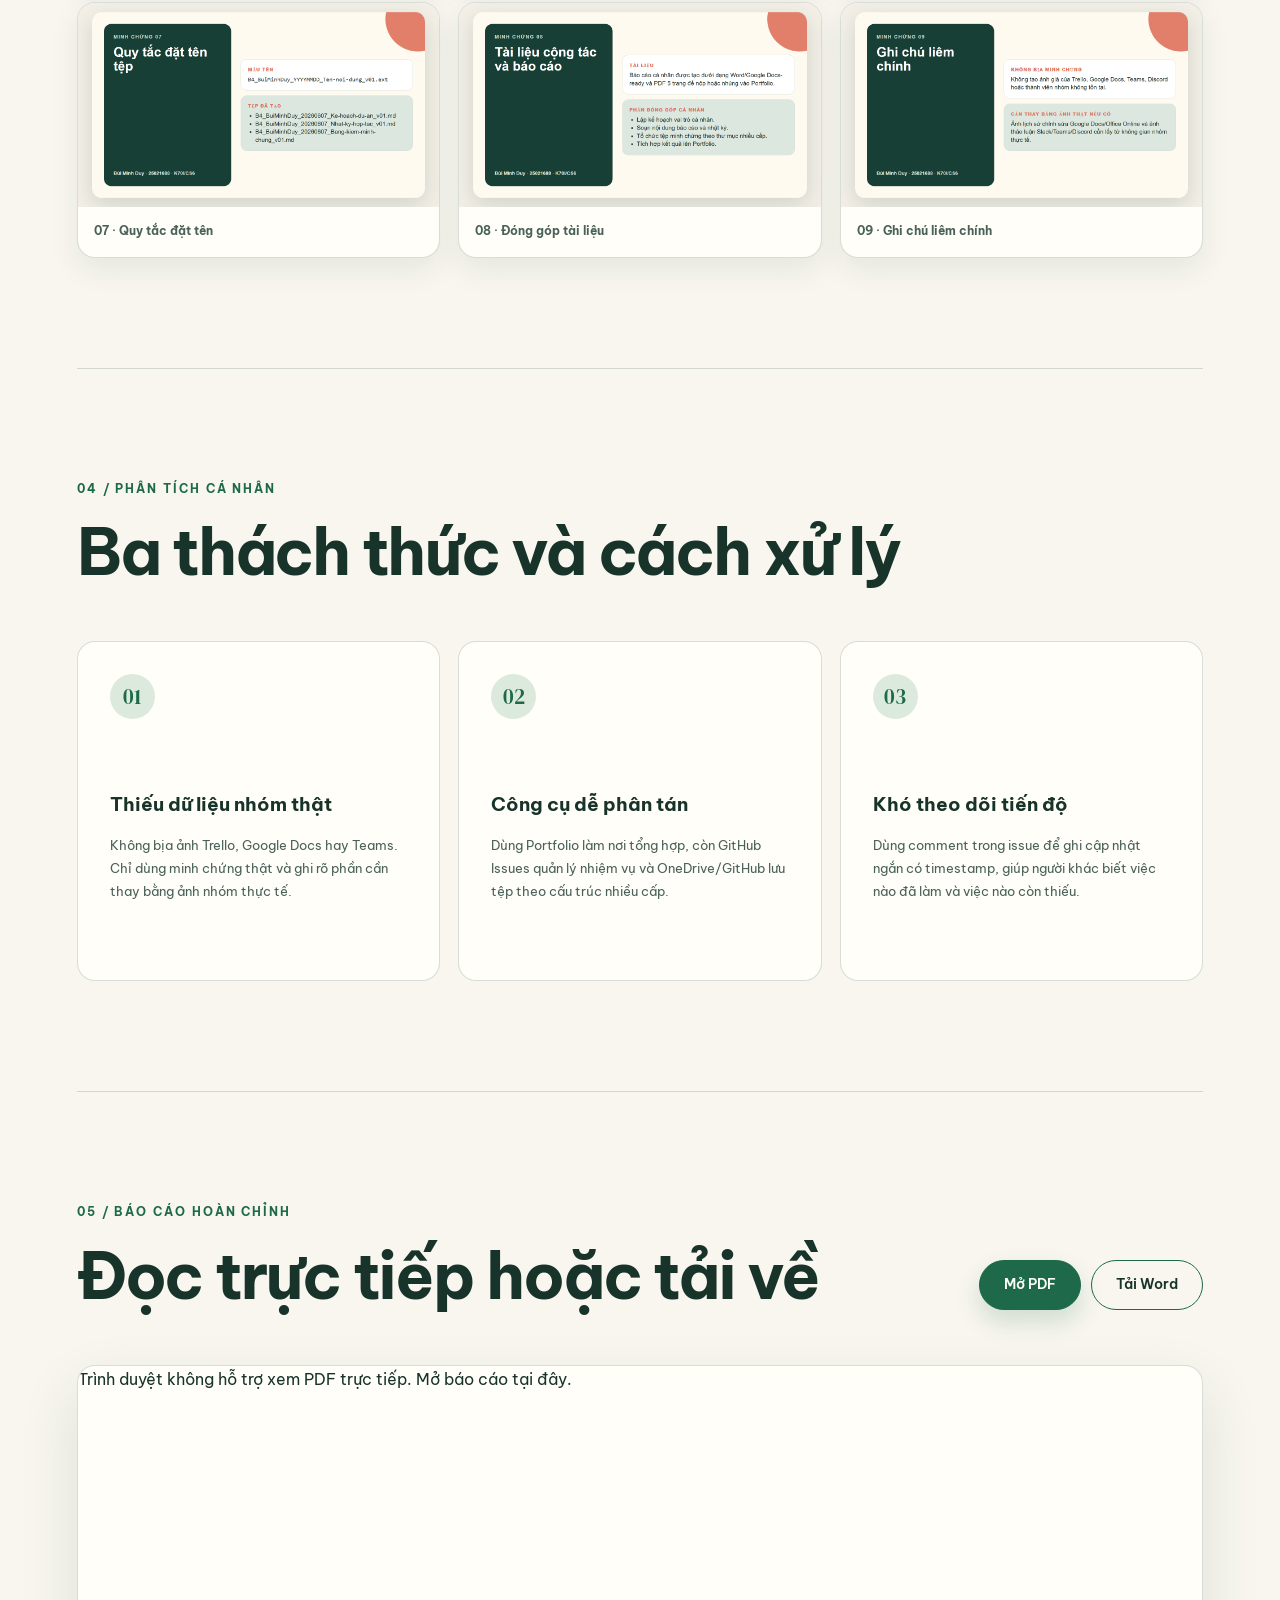
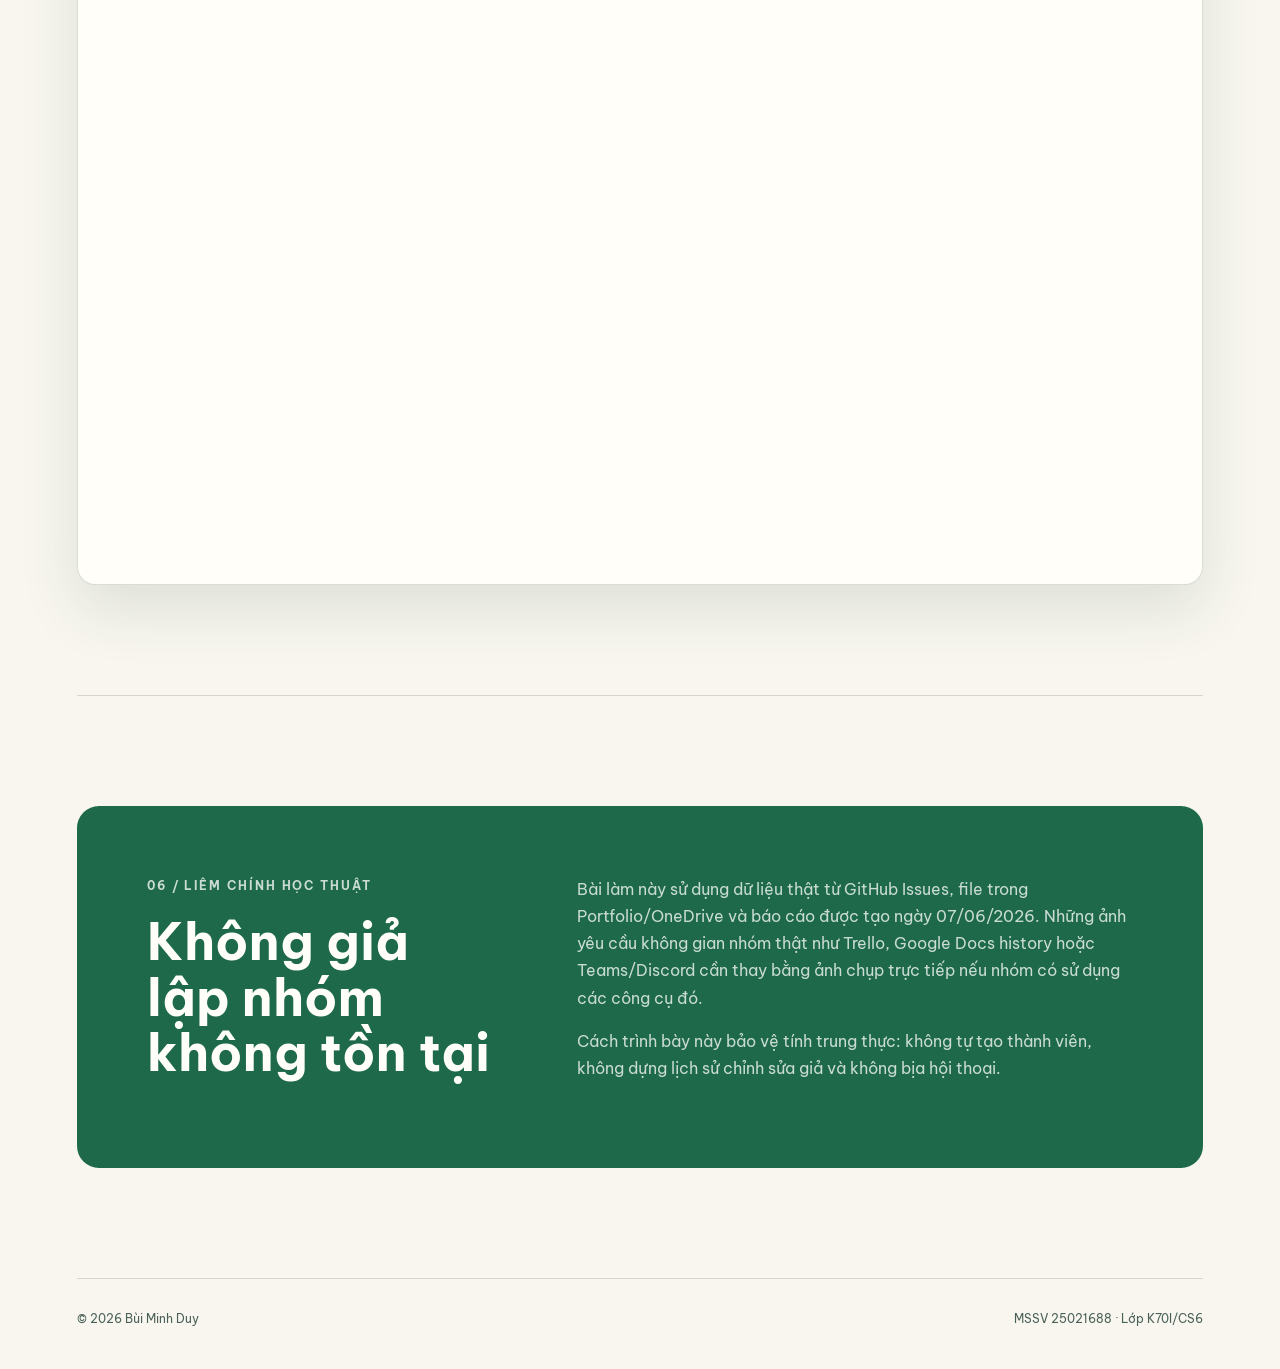
<file: bai-4.html>
<!DOCTYPE html>
<html lang="vi">
  <head>
    <meta charset="UTF-8" />
    <meta name="viewport" content="width=device-width, initial-scale=1.0" />
    <meta
      name="description"
      content="Bài 4 - Sử dụng công cụ hợp tác trực tuyến và quản lý vai trò cá nhân của Bùi Minh Duy."
    />
    <title>Bài 4 | Hợp tác trực tuyến</title>
    <link rel="stylesheet" href="styles.css" />
    <script src="script.js" defer></script>
  </head>
  <body class="project-page">
    <header class="site-header">
      <a class="brand" href="index.html" aria-label="Về trang Portfolio">
        <span class="brand-mark">D.</span>
        <span>Bùi Minh Duy</span>
      </a>

      <button
        class="menu-button"
        type="button"
        aria-label="Mở trình đơn"
        aria-expanded="false"
        aria-controls="main-menu"
      >
        <span></span>
        <span></span>
      </button>

      <nav id="main-menu" class="main-nav" aria-label="Điều hướng Bài 4">
        <a href="index.html">Portfolio</a>
        <a class="active" href="#tong-quan">Tổng quan</a>
        <a href="#nhiem-vu">Nhiệm vụ</a>
        <a href="#minh-chung">Minh chứng</a>
        <a href="#bao-cao">Báo cáo</a>
      </nav>
    </header>

    <main>
      <section id="tong-quan" class="project-hero" aria-labelledby="project-title">
        <div class="project-hero-inner">
          <div>
            <p class="eyebrow light">Bài tập 4 · Portfolio cá nhân</p>
            <h1 id="project-title">Hợp tác<br />trực<br />tuyến<br />và quản lý<br />cá nhân</h1>
            <p class="project-lead">
              Báo cáo vai trò cá nhân trong dự án nhỏ “Bộ nội dung hướng dẫn
              sinh viên sử dụng AI có trách nhiệm”, tập trung vào nhiệm vụ,
              tài liệu, lưu trữ tệp và minh chứng làm việc.
            </p>
          </div>
          <dl class="student-panel">
            <div><dt>Họ và tên</dt><dd>Bùi Minh Duy</dd></div>
            <div><dt>Mã sinh viên</dt><dd>25021688</dd></div>
            <div><dt>Lớp</dt><dd>K70I/CS6</dd></div>
            <div><dt>Ngày hoàn thành</dt><dd>07/06/2026</dd></div>
          </dl>
        </div>
      </section>

      <section class="project-summary section-shell" aria-labelledby="summary-title">
        <div class="section-heading heading-row">
          <div>
            <p class="eyebrow">01 / Tổng quan</p>
            <h2 id="summary-title">Công cụ và sản phẩm</h2>
          </div>
          <p>
            Bài làm dùng minh chứng thật từ GitHub Issues, cấu trúc lưu trữ
            trong Portfolio/OneDrive và báo cáo PDF/Word 5 trang.
          </p>
        </div>

        <div class="deliverables-grid">
          <article><strong>01</strong><h3>Quản lý dự án</h3><p>GitHub Issues có assignee, label, mô tả nhiệm vụ và comment cập nhật.</p></article>
          <article><strong>02</strong><h3>Soạn thảo</h3><p>Báo cáo Word/Google Docs-ready và PDF 5 trang.</p></article>
          <article><strong>03</strong><h3>Lưu trữ tệp</h3><p>Thư mục nhiều cấp, quy tắc đặt tên thống nhất, tài nguyên tải về.</p></article>
          <article><strong>04</strong><h3>Giao tiếp</h3><p>Issue comments dùng để ghi cập nhật, điều phối và trạng thái công việc.</p></article>
        </div>
      </section>

      <section id="nhiem-vu" class="policy-section section-shell" aria-labelledby="tasks-title">
        <div class="section-heading">
          <p class="eyebrow">02 / Nhiệm vụ cá nhân</p>
          <h2 id="tasks-title">GitHub Issues làm bảng quản lý</h2>
        </div>

        <div class="comparison-table ai-comparison" role="table" aria-label="Danh sách nhiệm vụ cá nhân Bài 4">
          <div class="comparison-row comparison-head" role="row">
            <span role="columnheader">Issue</span>
            <span role="columnheader">Nội dung</span>
            <span role="columnheader">Minh chứng</span>
            <span role="columnheader">Liên kết</span>
          </div>
          <div class="comparison-row" role="row">
            <strong role="cell">#1</strong><span role="cell">Lập kế hoạch và phân công nhiệm vụ cá nhân.</span><span role="cell">Assignee duybui2409, label bai-4, comment cập nhật.</span><span role="cell"><a href="https://github.com/duybui2409/portfolio/issues/1" target="_blank" rel="noopener">Mở issue #1</a></span>
          </div>
          <div class="comparison-row" role="row">
            <strong role="cell">#2</strong><span role="cell">Soạn nội dung tài liệu cộng tác và báo cáo.</span><span role="cell">Mô tả tài liệu, deadline, trạng thái đang soạn/thực hiện.</span><span role="cell"><a href="https://github.com/duybui2409/portfolio/issues/2" target="_blank" rel="noopener">Mở issue #2</a></span>
          </div>
          <div class="comparison-row" role="row">
            <strong role="cell">#3</strong><span role="cell">Tổ chức thư mục và tệp minh chứng.</span><span role="cell">Quy tắc đặt tên, cấu trúc thư mục, comment cập nhật.</span><span role="cell"><a href="https://github.com/duybui2409/portfolio/issues/3" target="_blank" rel="noopener">Mở issue #3</a></span>
          </div>
        </div>
      </section>

      <section id="minh-chung" class="ai-log-section section-shell" aria-labelledby="evidence-title">
        <div class="section-heading">
          <p class="eyebrow">03 / Nhật ký minh chứng</p>
          <h2 id="evidence-title">9 ảnh chụp quá trình cá nhân</h2>
        </div>

        <div class="evidence-gallery" aria-label="Chín ảnh minh chứng Bài 4">
          <figure>
            <img src="assets/bai-4/evidence-01-github-issues.png" alt="Danh sách GitHub Issues Bài 4" />
            <figcaption>01 · Danh sách Issues</figcaption>
          </figure>
          <figure>
            <img src="assets/bai-4/evidence-02-task-plan.png" alt="Issue kế hoạch và phân công nhiệm vụ cá nhân" />
            <figcaption>02 · Issue #1 quản lý nhiệm vụ</figcaption>
          </figure>
          <figure>
            <img src="assets/bai-4/evidence-03-doc-task.png" alt="Issue soạn nội dung tài liệu cộng tác" />
            <figcaption>03 · Issue #2 tài liệu cộng tác</figcaption>
          </figure>
          <figure>
            <img src="assets/bai-4/evidence-04-storage-task.png" alt="Issue tổ chức thư mục và tệp minh chứng" />
            <figcaption>04 · Issue #3 lưu trữ tệp</figcaption>
          </figure>
          <figure>
            <img src="assets/bai-4/evidence-05-labels.png" alt="Bộ label GitHub cho Bài 4" />
            <figcaption>05 · Label dự án</figcaption>
          </figure>
          <figure>
            <img src="assets/bai-4/evidence-06-folder-structure.png" alt="Cấu trúc thư mục nhiều cấp Bài 4" />
            <figcaption>06 · Cấu trúc thư mục</figcaption>
          </figure>
          <figure>
            <img src="assets/bai-4/evidence-07-file-naming.png" alt="Quy tắc đặt tên tệp Bài 4" />
            <figcaption>07 · Quy tắc đặt tên</figcaption>
          </figure>
          <figure>
            <img src="assets/bai-4/evidence-08-document-contribution.png" alt="Đóng góp tài liệu và báo cáo" />
            <figcaption>08 · Đóng góp tài liệu</figcaption>
          </figure>
          <figure>
            <img src="assets/bai-4/evidence-09-integrity-note.png" alt="Ghi chú liêm chính học thuật" />
            <figcaption>09 · Ghi chú liêm chính</figcaption>
          </figure>
        </div>
      </section>

      <section class="ethics-section section-shell" aria-labelledby="analysis-title">
        <div class="section-heading">
          <p class="eyebrow">04 / Phân tích cá nhân</p>
          <h2 id="analysis-title">Ba thách thức và cách xử lý</h2>
        </div>

        <div class="ethics-grid">
          <article>
            <span>01</span>
            <h3>Thiếu dữ liệu nhóm thật</h3>
            <p>Không bịa ảnh Trello, Google Docs hay Teams. Chỉ dùng minh chứng thật và ghi rõ phần cần thay bằng ảnh nhóm thực tế.</p>
          </article>
          <article>
            <span>02</span>
            <h3>Công cụ dễ phân tán</h3>
            <p>Dùng Portfolio làm nơi tổng hợp, còn GitHub Issues quản lý nhiệm vụ và OneDrive/GitHub lưu tệp theo cấu trúc nhiều cấp.</p>
          </article>
          <article>
            <span>03</span>
            <h3>Khó theo dõi tiến độ</h3>
            <p>Dùng comment trong issue để ghi cập nhật ngắn có timestamp, giúp người khác biết việc nào đã làm và việc nào còn thiếu.</p>
          </article>
        </div>
      </section>

      <section id="bao-cao" class="report-section section-shell" aria-labelledby="report-title">
        <div class="section-heading heading-row">
          <div>
            <p class="eyebrow">05 / Báo cáo hoàn chỉnh</p>
            <h2 id="report-title">Đọc trực tiếp hoặc tải về</h2>
          </div>
          <div class="report-actions">
            <a class="button button-primary" href="bai-4/04_Bao-cao/B4_BuiMinhDuy_20260607_Bao-cao-ca-nhan_v01.pdf" target="_blank" rel="noopener">
              Mở PDF
            </a>
            <a class="button button-secondary" href="bai-4/04_Bao-cao/B4_BuiMinhDuy_20260607_Bao-cao-ca-nhan_v01.docx">
              Tải Word
            </a>
          </div>
        </div>
        <object
          class="pdf-viewer"
          data="bai-4/04_Bao-cao/B4_BuiMinhDuy_20260607_Bao-cao-ca-nhan_v01.pdf"
          type="application/pdf"
        >
          <p>
            Trình duyệt không hỗ trợ xem PDF trực tiếp.
            <a href="bai-4/04_Bao-cao/B4_BuiMinhDuy_20260607_Bao-cao-ca-nhan_v01.pdf">Mở báo cáo tại đây.</a>
          </p>
        </object>
      </section>

      <section class="integrity-section section-shell" aria-labelledby="integrity-title">
        <div class="integrity-card">
          <div>
            <p class="eyebrow">06 / Liêm chính học thuật</p>
            <h2 id="integrity-title">Không giả lập nhóm không tồn tại</h2>
          </div>
          <div>
            <p>
              Bài làm này sử dụng dữ liệu thật từ GitHub Issues, file trong
              Portfolio/OneDrive và báo cáo được tạo ngày 07/06/2026. Những
              ảnh yêu cầu không gian nhóm thật như Trello, Google Docs history
              hoặc Teams/Discord cần thay bằng ảnh chụp trực tiếp nếu nhóm có
              sử dụng các công cụ đó.
            </p>
            <p>
              Cách trình bày này bảo vệ tính trung thực: không tự tạo thành
              viên, không dựng lịch sử chỉnh sửa giả và không bịa hội thoại.
            </p>
          </div>
        </div>
      </section>
    </main>

    <footer>
      <p>© <span id="current-year">2026</span> Bùi Minh Duy</p>
      <p>MSSV 25021688 · Lớp K70I/CS6</p>
    </footer>
  </body>
</html>
</file>
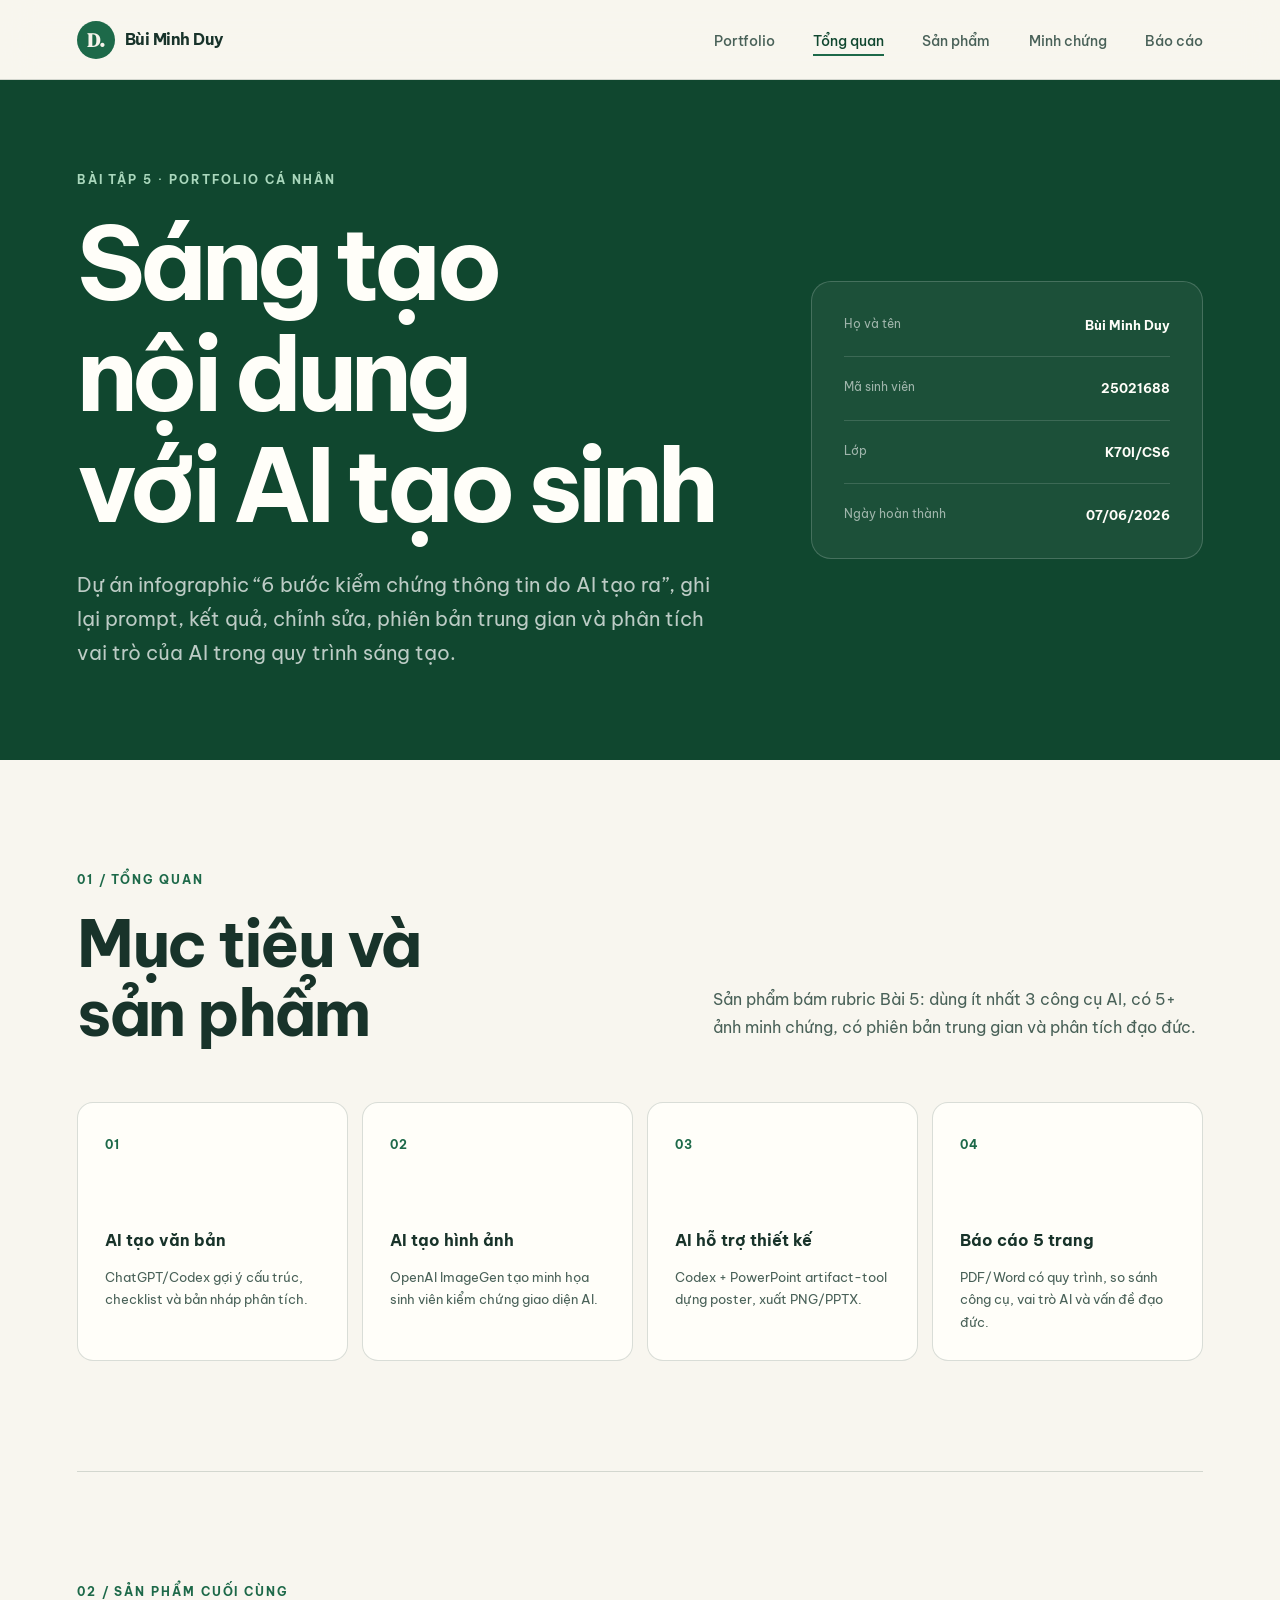
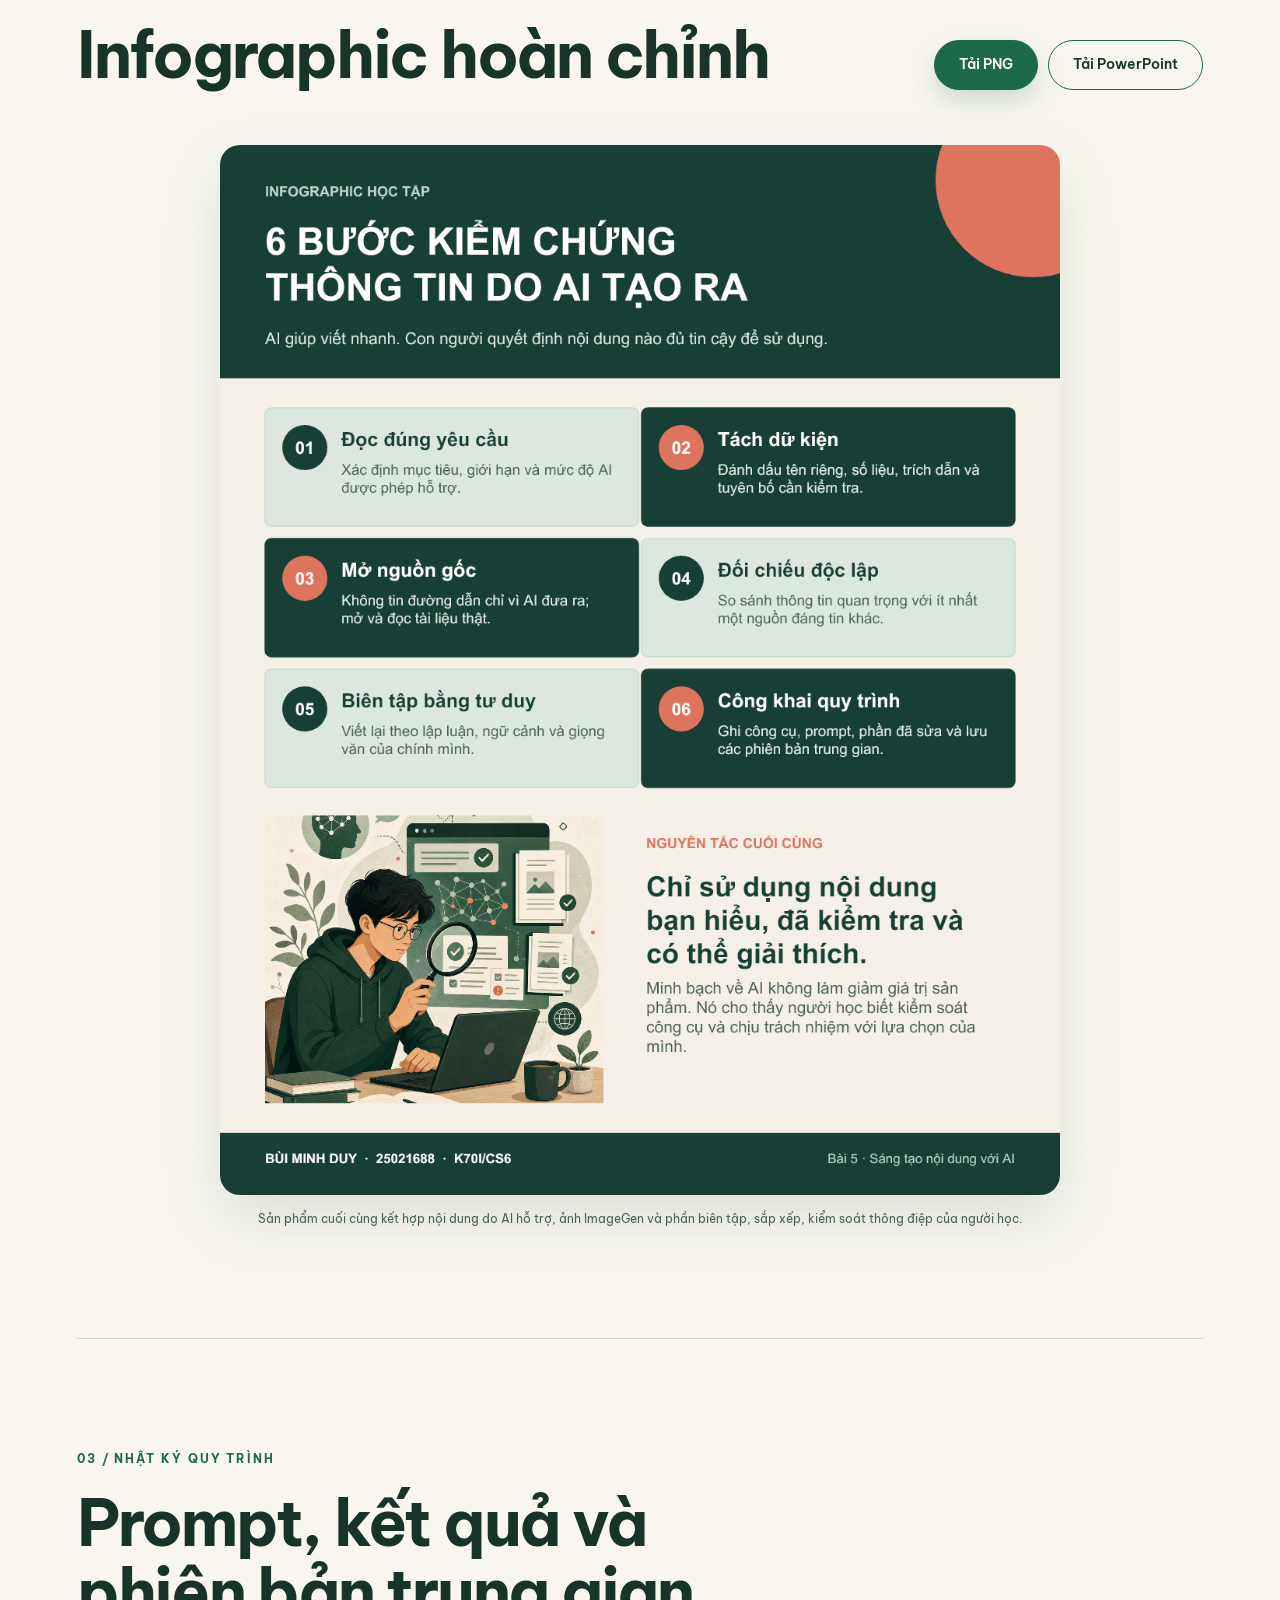
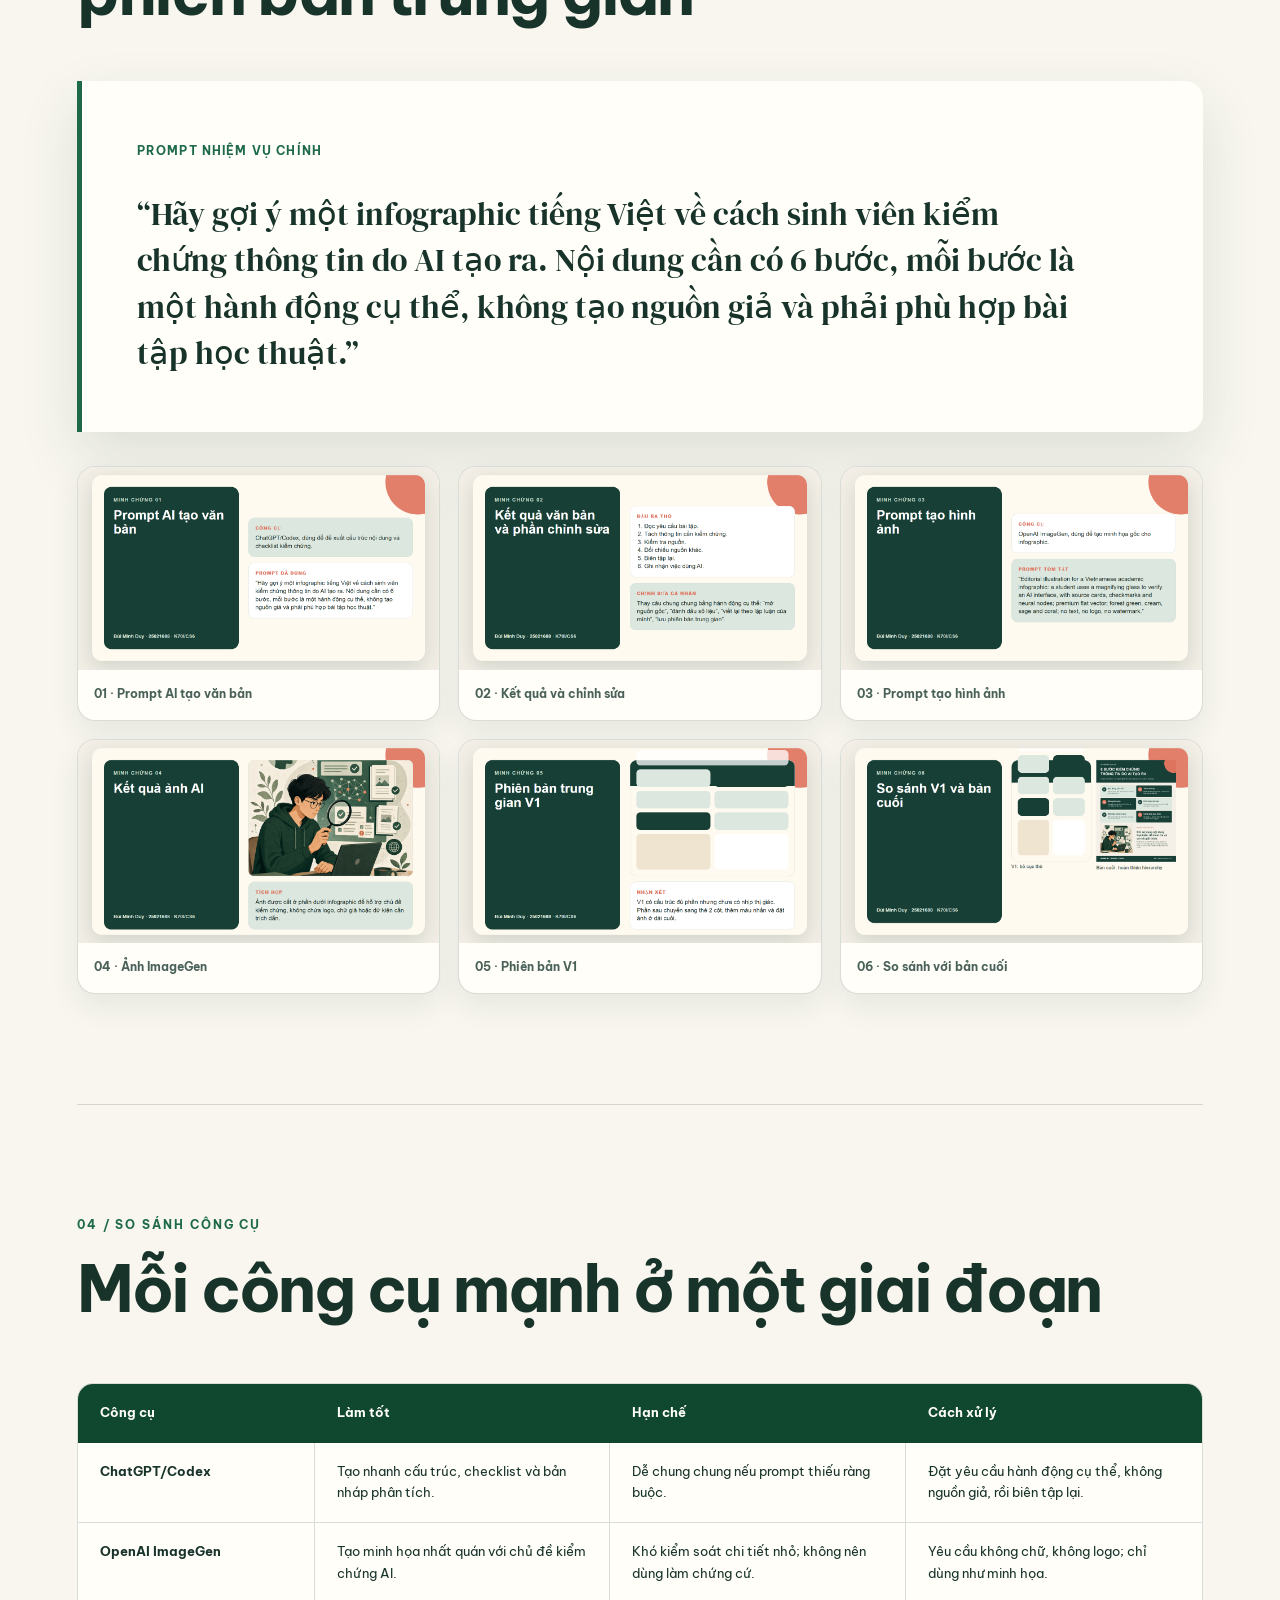
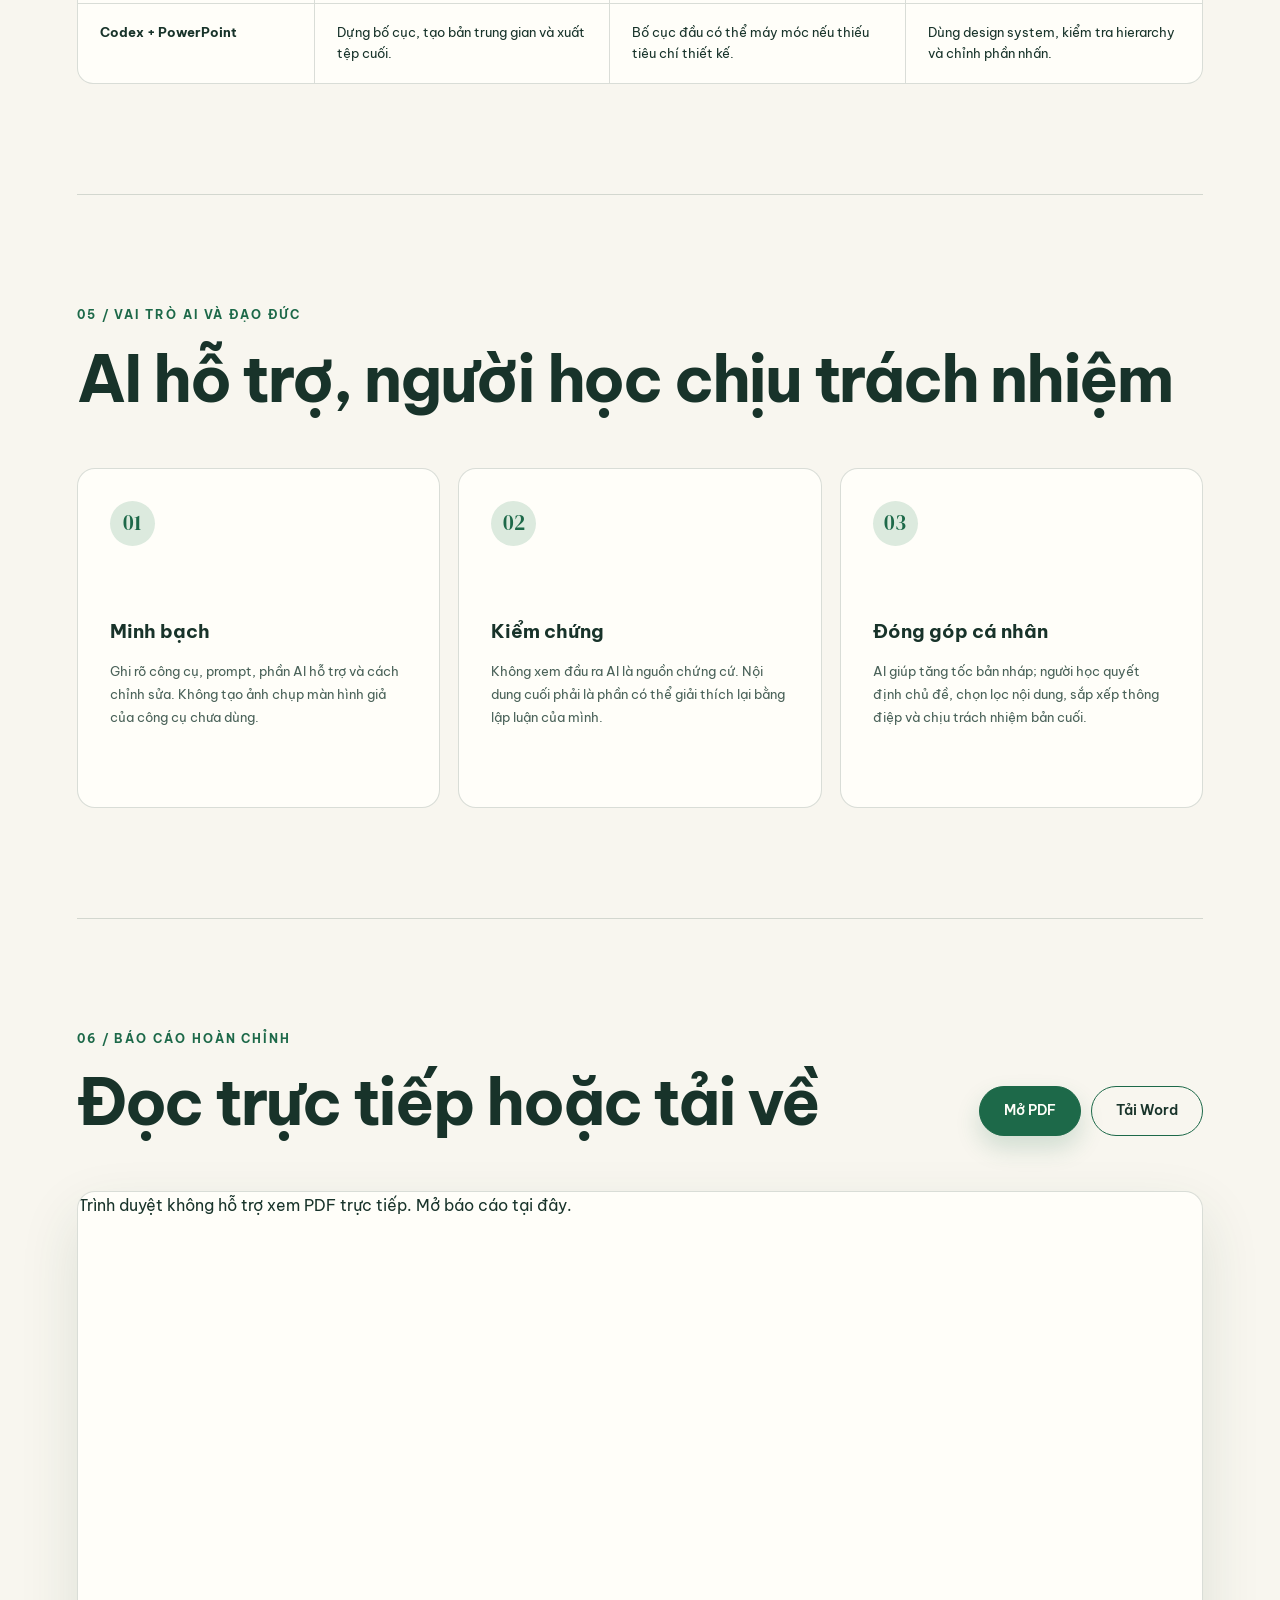
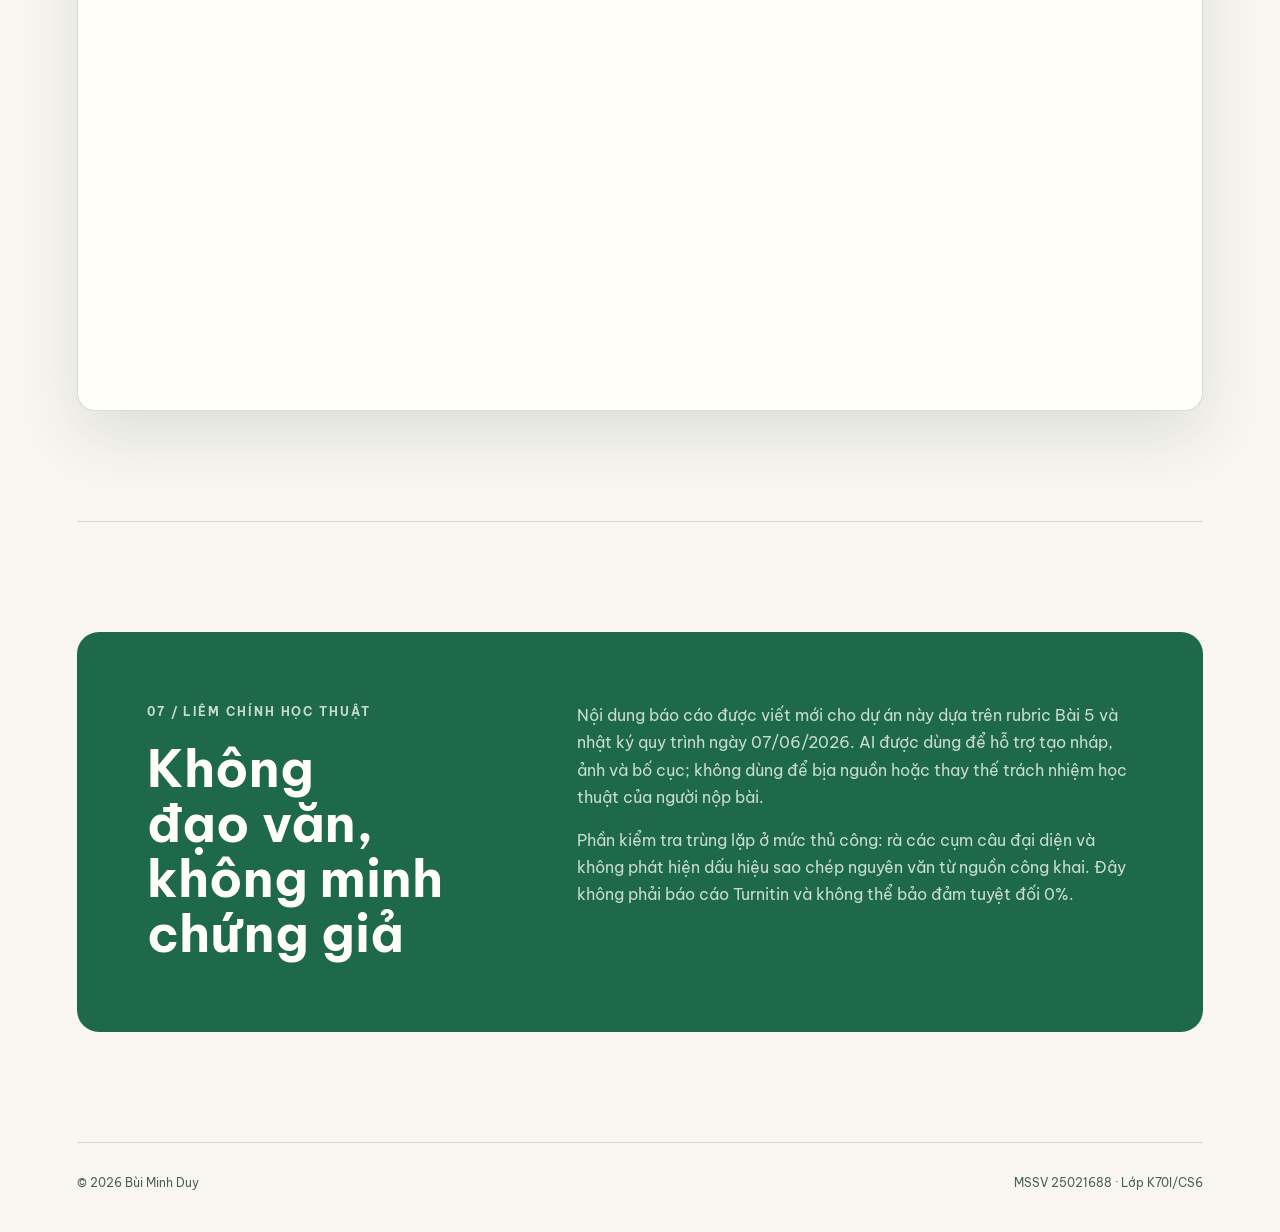
<file: bai-5.html>
<!DOCTYPE html>
<html lang="vi">
  <head>
    <meta charset="UTF-8" />
    <meta name="viewport" content="width=device-width, initial-scale=1.0" />
    <meta
      name="description"
      content="Bài 5 - Sử dụng AI tạo sinh để sáng tạo nội dung số của Bùi Minh Duy."
    />
    <title>Bài 5 | Sáng tạo nội dung với AI</title>
    <link rel="stylesheet" href="styles.css" />
    <script src="script.js" defer></script>
  </head>
  <body class="project-page">
    <header class="site-header">
      <a class="brand" href="index.html" aria-label="Về trang Portfolio">
        <span class="brand-mark">D.</span>
        <span>Bùi Minh Duy</span>
      </a>

      <button
        class="menu-button"
        type="button"
        aria-label="Mở trình đơn"
        aria-expanded="false"
        aria-controls="main-menu"
      >
        <span></span>
        <span></span>
      </button>

      <nav id="main-menu" class="main-nav" aria-label="Điều hướng Bài 5">
        <a href="index.html">Portfolio</a>
        <a class="active" href="#tong-quan">Tổng quan</a>
        <a href="#san-pham">Sản phẩm</a>
        <a href="#minh-chung">Minh chứng</a>
        <a href="#bao-cao">Báo cáo</a>
      </nav>
    </header>

    <main>
      <section id="tong-quan" class="project-hero" aria-labelledby="project-title">
        <div class="project-hero-inner">
          <div>
            <p class="eyebrow light">Bài tập 5 · Portfolio cá nhân</p>
            <h1 id="project-title">Sáng tạo nội dung<br />với AI tạo sinh</h1>
            <p class="project-lead">
              Dự án infographic “6 bước kiểm chứng thông tin do AI tạo ra”,
              ghi lại prompt, kết quả, chỉnh sửa, phiên bản trung gian và
              phân tích vai trò của AI trong quy trình sáng tạo.
            </p>
          </div>
          <dl class="student-panel">
            <div><dt>Họ và tên</dt><dd>Bùi Minh Duy</dd></div>
            <div><dt>Mã sinh viên</dt><dd>25021688</dd></div>
            <div><dt>Lớp</dt><dd>K70I/CS6</dd></div>
            <div><dt>Ngày hoàn thành</dt><dd>07/06/2026</dd></div>
          </dl>
        </div>
      </section>

      <section class="project-summary section-shell" aria-labelledby="summary-title">
        <div class="section-heading heading-row">
          <div>
            <p class="eyebrow">01 / Tổng quan</p>
            <h2 id="summary-title">Mục tiêu và sản phẩm</h2>
          </div>
          <p>
            Sản phẩm bám rubric Bài 5: dùng ít nhất 3 công cụ AI, có 5+ ảnh
            minh chứng, có phiên bản trung gian và phân tích đạo đức.
          </p>
        </div>

        <div class="deliverables-grid">
          <article><strong>01</strong><h3>AI tạo văn bản</h3><p>ChatGPT/Codex gợi ý cấu trúc, checklist và bản nháp phân tích.</p></article>
          <article><strong>02</strong><h3>AI tạo hình ảnh</h3><p>OpenAI ImageGen tạo minh họa sinh viên kiểm chứng giao diện AI.</p></article>
          <article><strong>03</strong><h3>AI hỗ trợ thiết kế</h3><p>Codex + PowerPoint artifact-tool dựng poster, xuất PNG/PPTX.</p></article>
          <article><strong>04</strong><h3>Báo cáo 5 trang</h3><p>PDF/Word có quy trình, so sánh công cụ, vai trò AI và vấn đề đạo đức.</p></article>
        </div>
      </section>

      <section id="san-pham" class="infographic-section section-shell" aria-labelledby="product-title">
        <div class="section-heading heading-row">
          <div>
            <p class="eyebrow">02 / Sản phẩm cuối cùng</p>
            <h2 id="product-title">Infographic hoàn chỉnh</h2>
          </div>
          <div class="report-actions">
            <a class="button button-primary" href="assets/bai-5/infographic-final.png" download>Tải PNG</a>
            <a class="button button-secondary" href="bai-5/Infographic-6-buoc-kiem-chung-AI.pptx">Tải PowerPoint</a>
          </div>
        </div>

        <figure class="infographic-frame">
          <img
            src="assets/bai-5/infographic-final.png"
            alt="Infographic sáu bước kiểm chứng thông tin do AI tạo ra"
          />
          <figcaption>
            Sản phẩm cuối cùng kết hợp nội dung do AI hỗ trợ, ảnh ImageGen và
            phần biên tập, sắp xếp, kiểm soát thông điệp của người học.
          </figcaption>
        </figure>
      </section>

      <section id="minh-chung" class="ai-log-section section-shell" aria-labelledby="evidence-title">
        <div class="section-heading">
          <p class="eyebrow">03 / Nhật ký quy trình</p>
          <h2 id="evidence-title">Prompt, kết quả và phiên bản trung gian</h2>
        </div>

        <article class="prompt-card">
          <span>Prompt nhiệm vụ chính</span>
          <blockquote>
            “Hãy gợi ý một infographic tiếng Việt về cách sinh viên kiểm chứng
            thông tin do AI tạo ra. Nội dung cần có 6 bước, mỗi bước là một
            hành động cụ thể, không tạo nguồn giả và phải phù hợp bài tập học thuật.”
          </blockquote>
        </article>

        <div class="evidence-gallery" aria-label="Sáu ảnh minh chứng quy trình Bài 5">
          <figure>
            <img src="assets/bai-5/process-01.png" alt="Minh chứng prompt AI tạo văn bản" />
            <figcaption>01 · Prompt AI tạo văn bản</figcaption>
          </figure>
          <figure>
            <img src="assets/bai-5/process-02.png" alt="Minh chứng kết quả văn bản và chỉnh sửa" />
            <figcaption>02 · Kết quả và chỉnh sửa</figcaption>
          </figure>
          <figure>
            <img src="assets/bai-5/process-03.png" alt="Minh chứng prompt tạo hình ảnh AI" />
            <figcaption>03 · Prompt tạo hình ảnh</figcaption>
          </figure>
          <figure>
            <img src="assets/bai-5/process-04.png" alt="Minh chứng ảnh AI đã tạo" />
            <figcaption>04 · Ảnh ImageGen</figcaption>
          </figure>
          <figure>
            <img src="assets/bai-5/process-05.png" alt="Minh chứng phiên bản trung gian V1" />
            <figcaption>05 · Phiên bản V1</figcaption>
          </figure>
          <figure>
            <img src="assets/bai-5/process-06.png" alt="Minh chứng so sánh V1 và bản cuối" />
            <figcaption>06 · So sánh với bản cuối</figcaption>
          </figure>
        </div>
      </section>

      <section class="policy-section section-shell" aria-labelledby="compare-title">
        <div class="section-heading">
          <p class="eyebrow">04 / So sánh công cụ</p>
          <h2 id="compare-title">Mỗi công cụ mạnh ở một giai đoạn</h2>
        </div>

        <div class="comparison-table ai-comparison" role="table" aria-label="So sánh ba công cụ AI đã dùng">
          <div class="comparison-row comparison-head" role="row">
            <span role="columnheader">Công cụ</span>
            <span role="columnheader">Làm tốt</span>
            <span role="columnheader">Hạn chế</span>
            <span role="columnheader">Cách xử lý</span>
          </div>
          <div class="comparison-row" role="row">
            <strong role="cell">ChatGPT/Codex</strong><span role="cell">Tạo nhanh cấu trúc, checklist và bản nháp phân tích.</span><span role="cell">Dễ chung chung nếu prompt thiếu ràng buộc.</span><span role="cell">Đặt yêu cầu hành động cụ thể, không nguồn giả, rồi biên tập lại.</span>
          </div>
          <div class="comparison-row" role="row">
            <strong role="cell">OpenAI ImageGen</strong><span role="cell">Tạo minh họa nhất quán với chủ đề kiểm chứng AI.</span><span role="cell">Khó kiểm soát chi tiết nhỏ; không nên dùng làm chứng cứ.</span><span role="cell">Yêu cầu không chữ, không logo; chỉ dùng như minh họa.</span>
          </div>
          <div class="comparison-row" role="row">
            <strong role="cell">Codex + PowerPoint</strong><span role="cell">Dựng bố cục, tạo bản trung gian và xuất tệp cuối.</span><span role="cell">Bố cục đầu có thể máy móc nếu thiếu tiêu chí thiết kế.</span><span role="cell">Dùng design system, kiểm tra hierarchy và chỉnh phần nhấn.</span>
          </div>
        </div>
      </section>

      <section class="ethics-section section-shell" aria-labelledby="ethics-title">
        <div class="section-heading">
          <p class="eyebrow">05 / Vai trò AI và đạo đức</p>
          <h2 id="ethics-title">AI hỗ trợ, người học chịu trách nhiệm</h2>
        </div>

        <div class="ethics-grid">
          <article>
            <span>01</span>
            <h3>Minh bạch</h3>
            <p>Ghi rõ công cụ, prompt, phần AI hỗ trợ và cách chỉnh sửa. Không tạo ảnh chụp màn hình giả của công cụ chưa dùng.</p>
          </article>
          <article>
            <span>02</span>
            <h3>Kiểm chứng</h3>
            <p>Không xem đầu ra AI là nguồn chứng cứ. Nội dung cuối phải là phần có thể giải thích lại bằng lập luận của mình.</p>
          </article>
          <article>
            <span>03</span>
            <h3>Đóng góp cá nhân</h3>
            <p>AI giúp tăng tốc bản nháp; người học quyết định chủ đề, chọn lọc nội dung, sắp xếp thông điệp và chịu trách nhiệm bản cuối.</p>
          </article>
        </div>
      </section>

      <section id="bao-cao" class="report-section section-shell" aria-labelledby="report-title">
        <div class="section-heading heading-row">
          <div>
            <p class="eyebrow">06 / Báo cáo hoàn chỉnh</p>
            <h2 id="report-title">Đọc trực tiếp hoặc tải về</h2>
          </div>
          <div class="report-actions">
            <a class="button button-primary" href="bai-5/Bao-cao-Bai-5-Sang-tao-noi-dung-voi-AI.pdf" target="_blank" rel="noopener">
              Mở PDF
            </a>
            <a class="button button-secondary" href="bai-5/Bao-cao-Bai-5-Sang-tao-noi-dung-voi-AI.docx">
              Tải Word
            </a>
          </div>
        </div>
        <object
          class="pdf-viewer"
          data="bai-5/Bao-cao-Bai-5-Sang-tao-noi-dung-voi-AI.pdf"
          type="application/pdf"
        >
          <p>
            Trình duyệt không hỗ trợ xem PDF trực tiếp.
            <a href="bai-5/Bao-cao-Bai-5-Sang-tao-noi-dung-voi-AI.pdf">Mở báo cáo tại đây.</a>
          </p>
        </object>
      </section>

      <section class="integrity-section section-shell" aria-labelledby="integrity-title">
        <div class="integrity-card">
          <div>
            <p class="eyebrow">07 / Liêm chính học thuật</p>
            <h2 id="integrity-title">Không đạo văn, không minh chứng giả</h2>
          </div>
          <div>
            <p>
              Nội dung báo cáo được viết mới cho dự án này dựa trên rubric Bài 5
              và nhật ký quy trình ngày 07/06/2026. AI được dùng để hỗ trợ tạo
              nháp, ảnh và bố cục; không dùng để bịa nguồn hoặc thay thế trách
              nhiệm học thuật của người nộp bài.
            </p>
            <p>
              Phần kiểm tra trùng lặp ở mức thủ công: rà các cụm câu đại diện
              và không phát hiện dấu hiệu sao chép nguyên văn từ nguồn công khai.
              Đây không phải báo cáo Turnitin và không thể bảo đảm tuyệt đối 0%.
            </p>
          </div>
        </div>
      </section>
    </main>

    <footer>
      <p>© <span id="current-year">2026</span> Bùi Minh Duy</p>
      <p>MSSV 25021688 · Lớp K70I/CS6</p>
    </footer>
  </body>
</html>
</file>
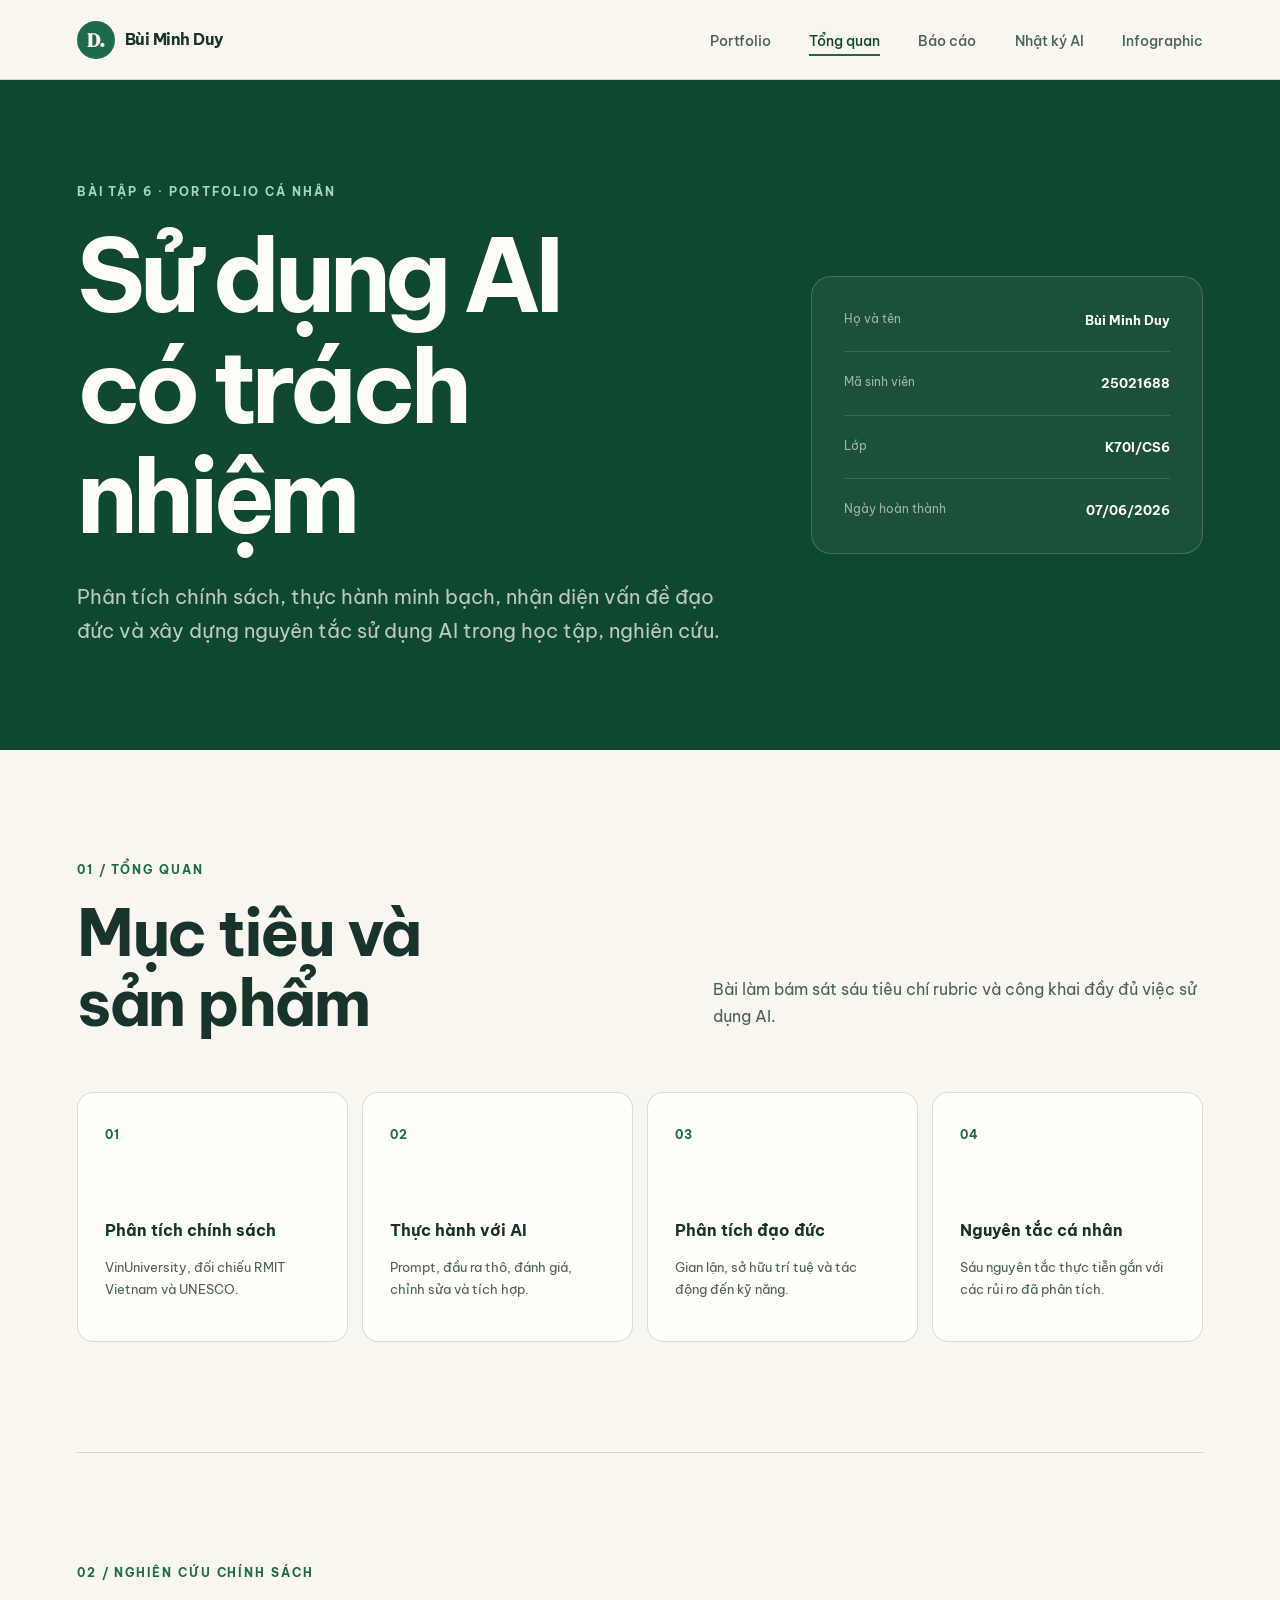
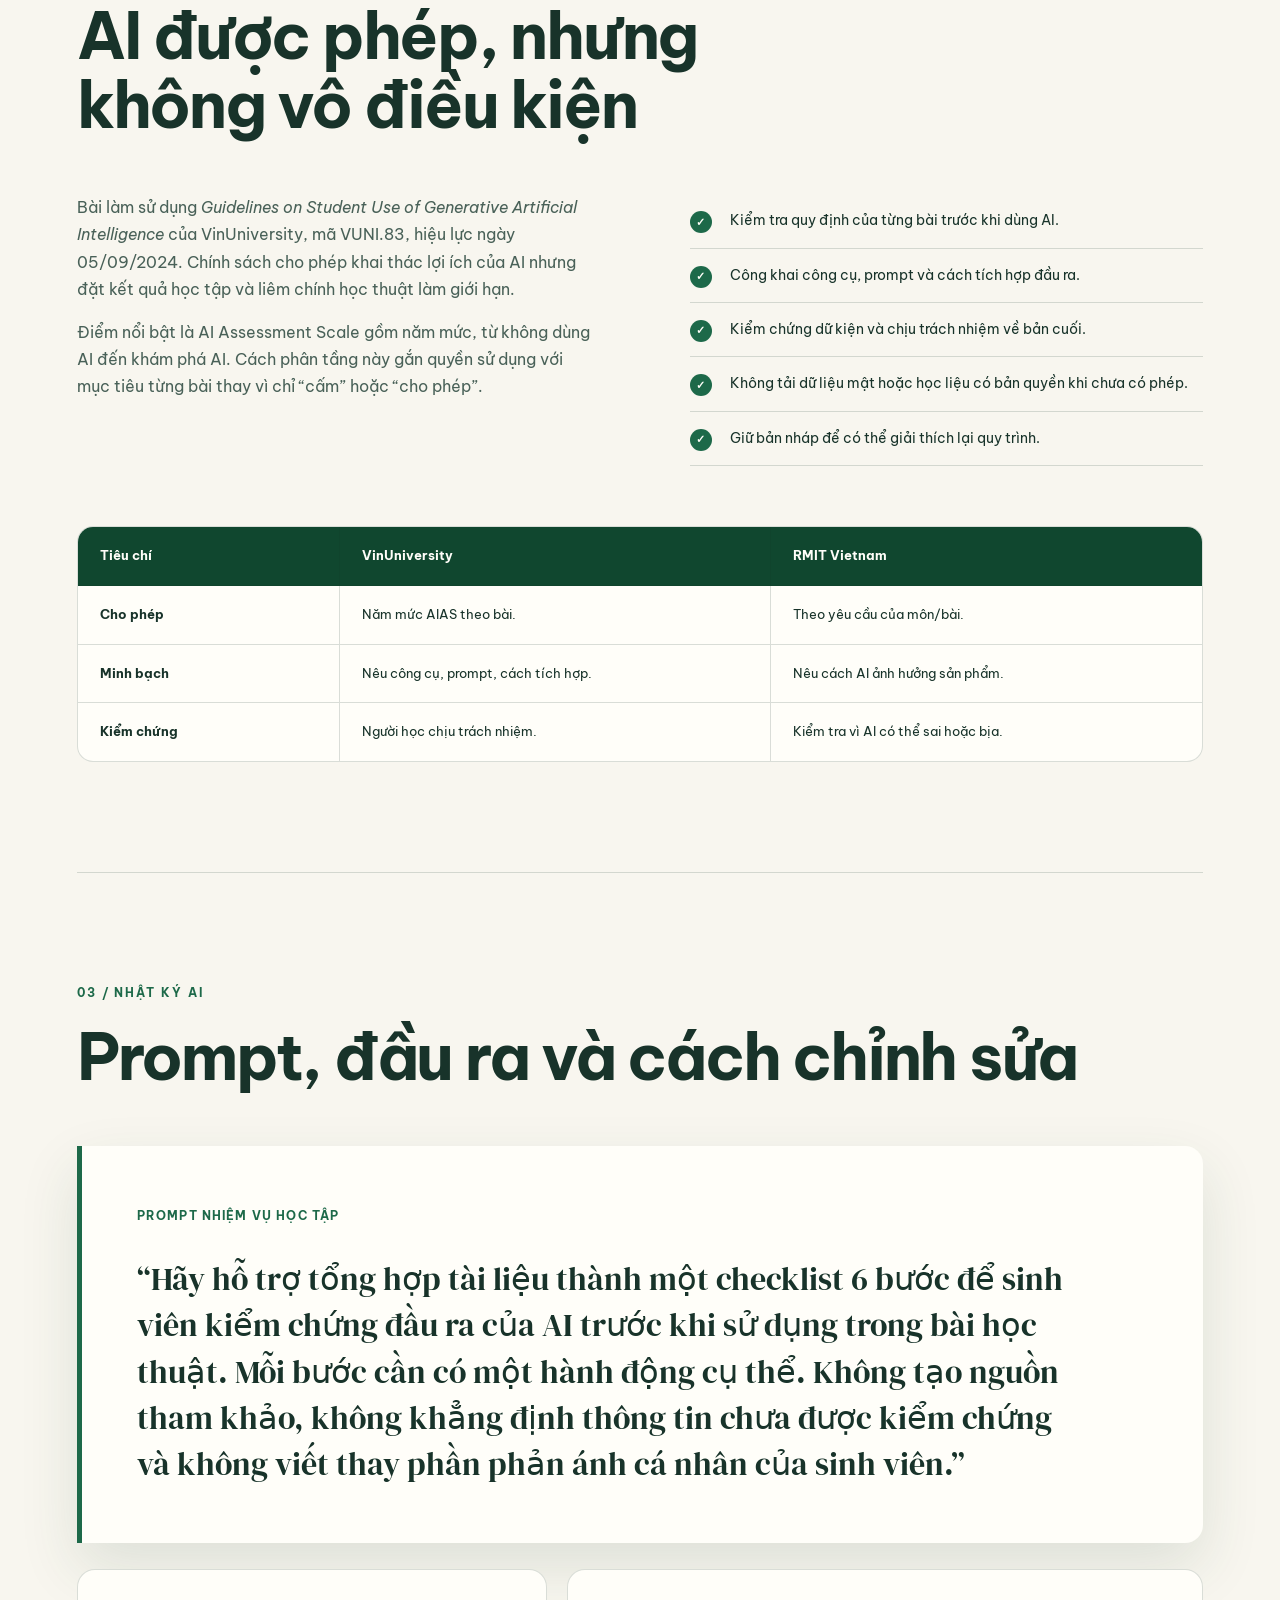
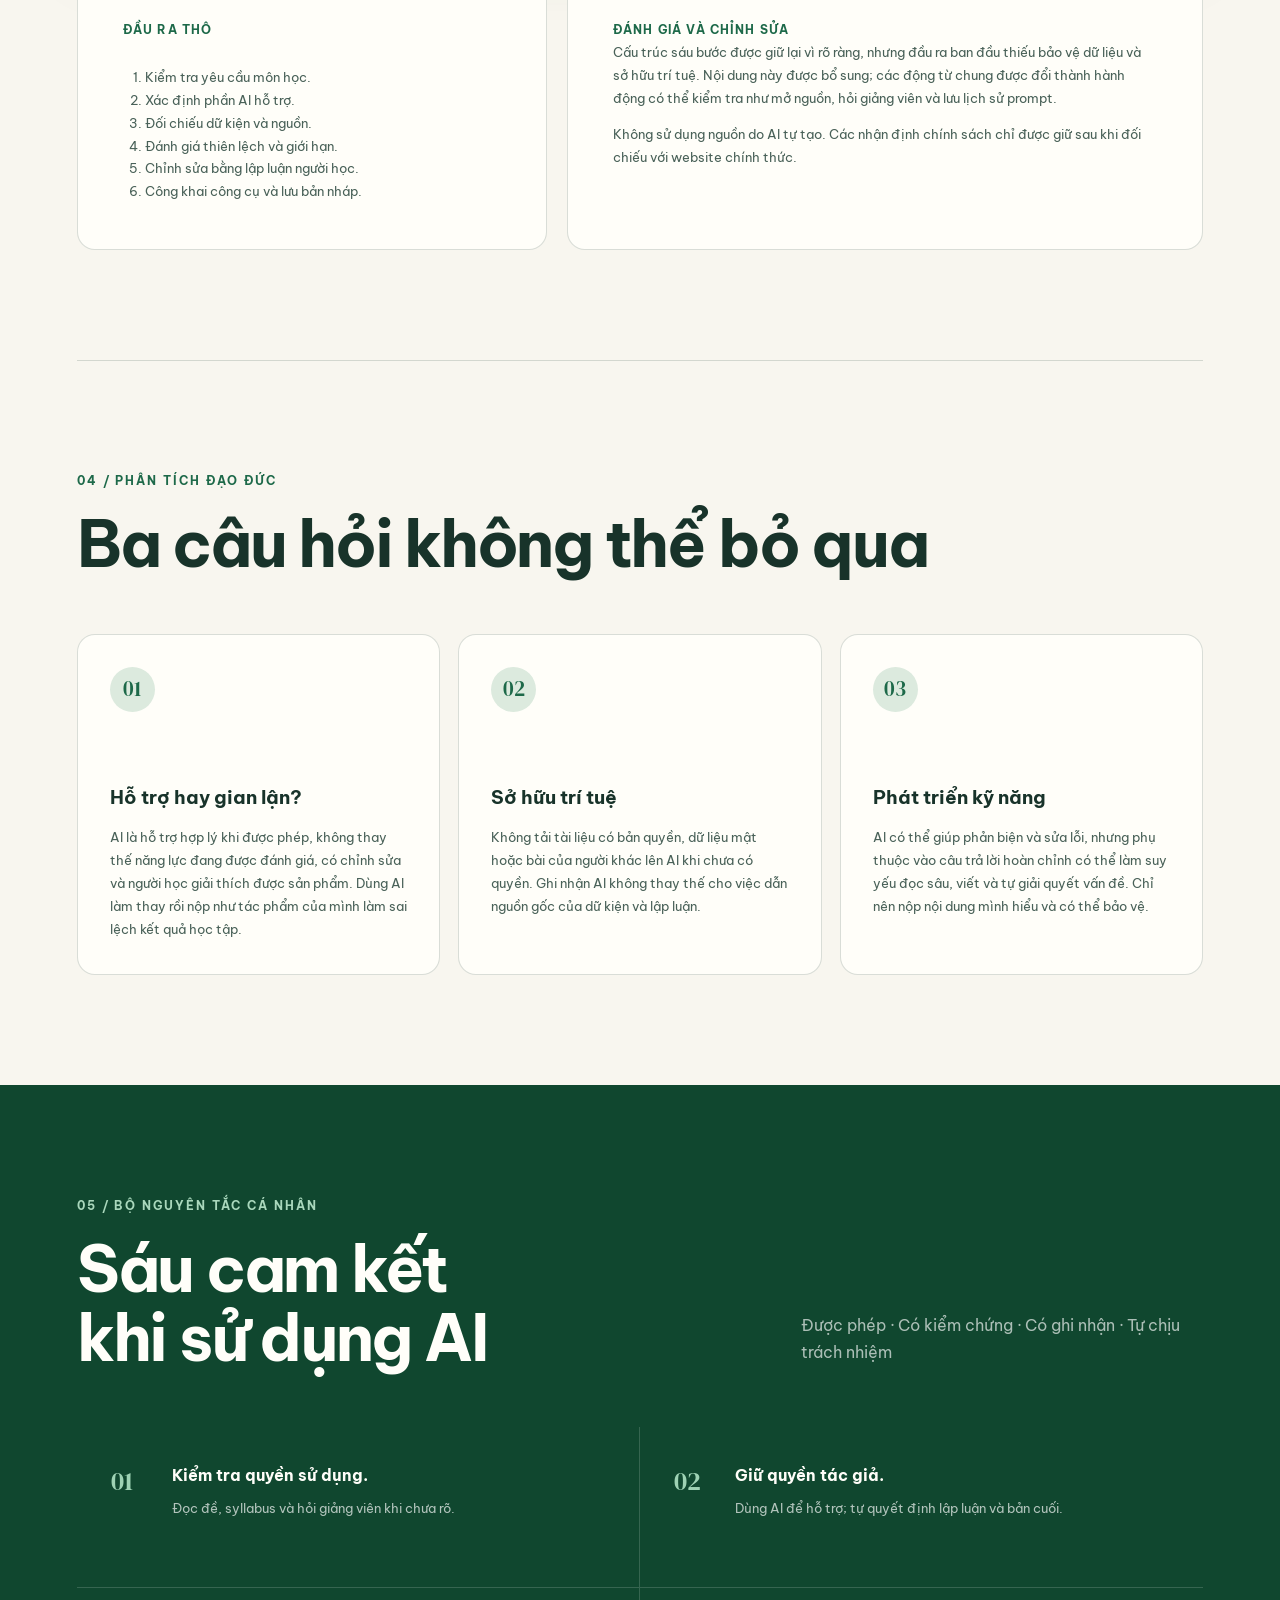
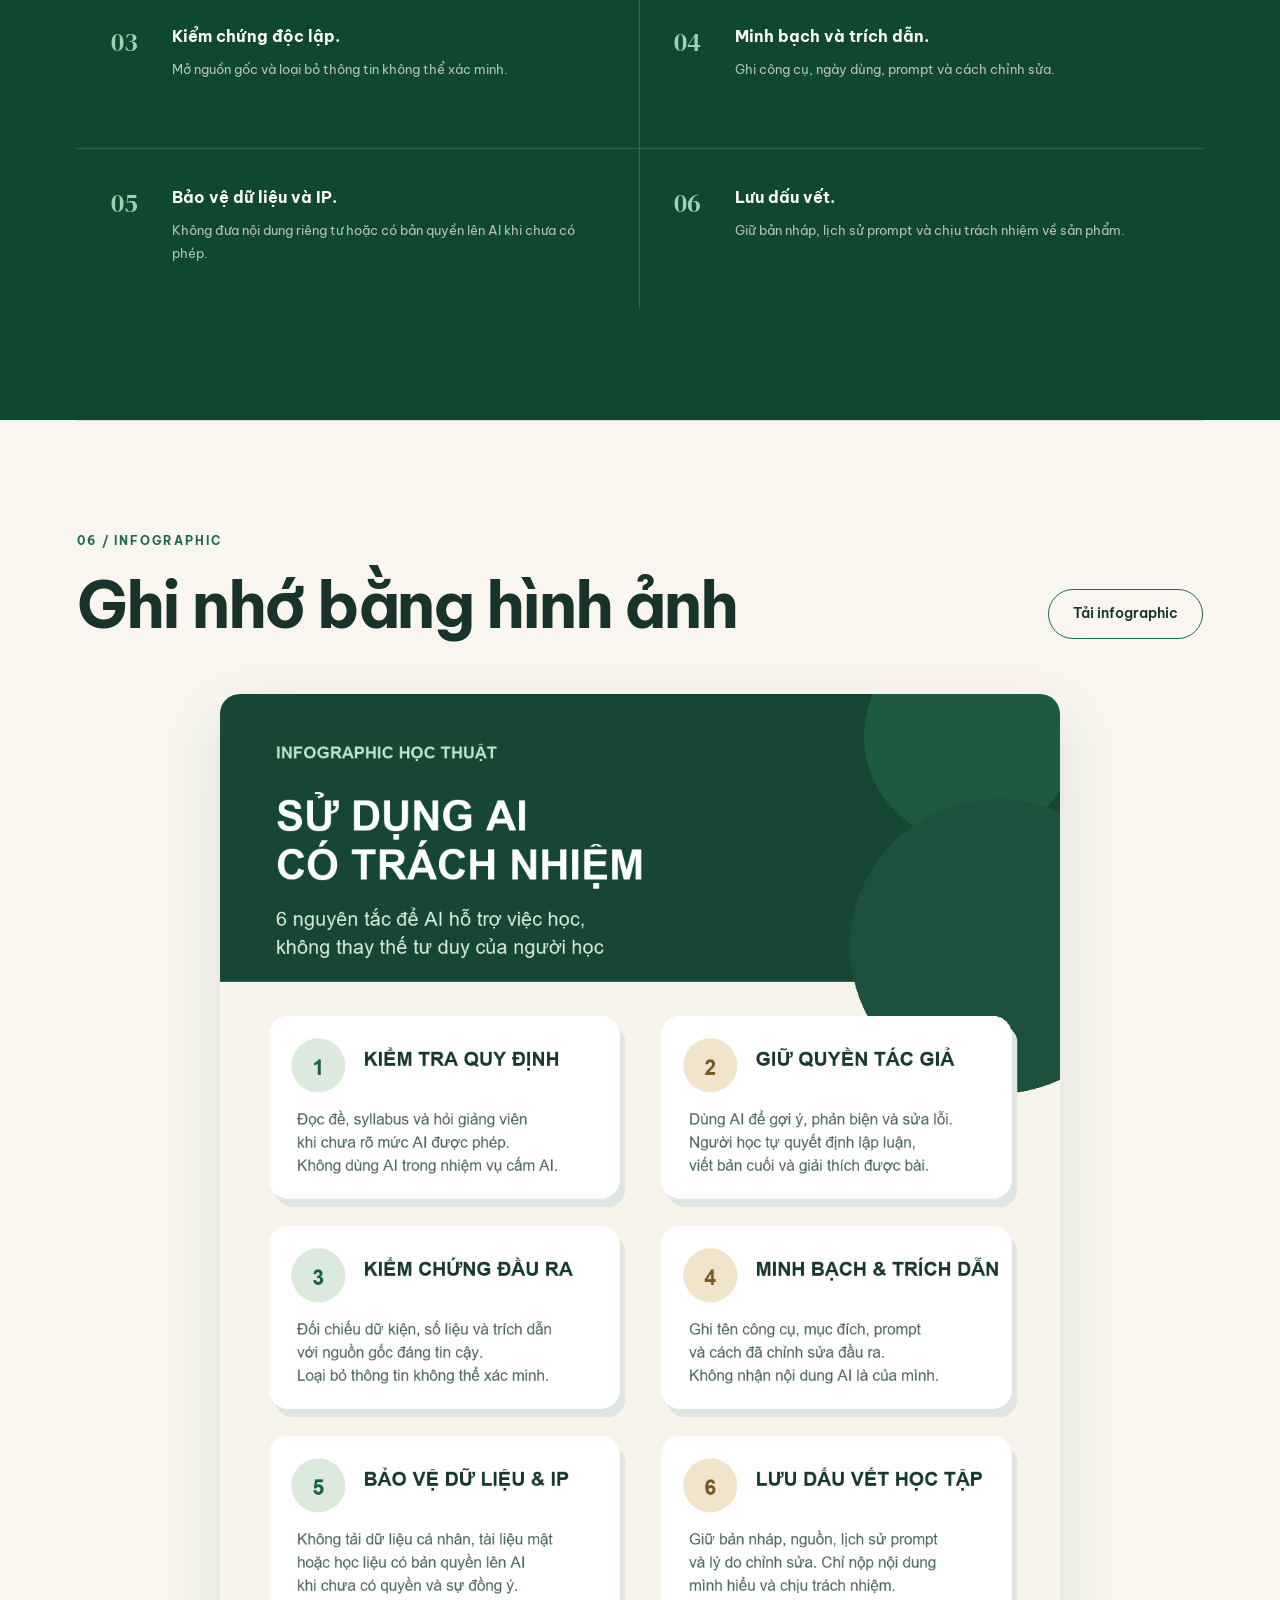
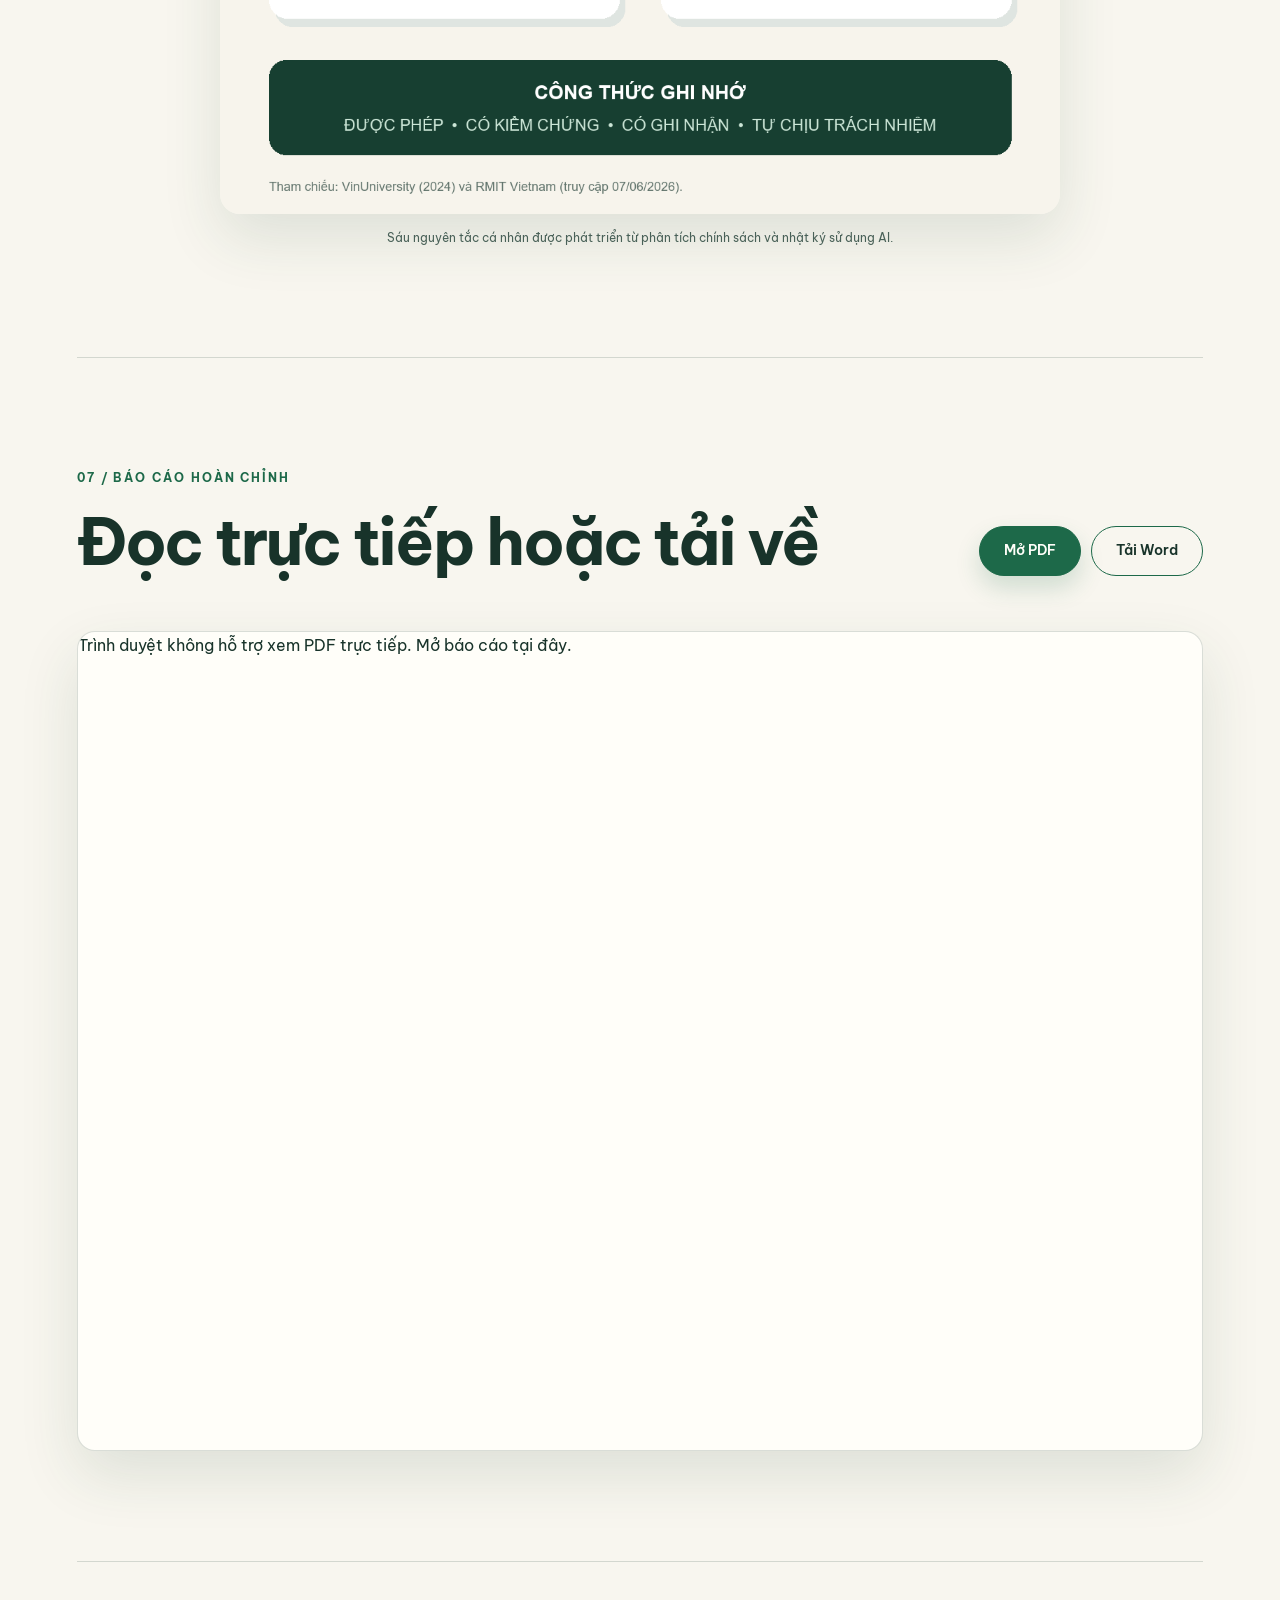
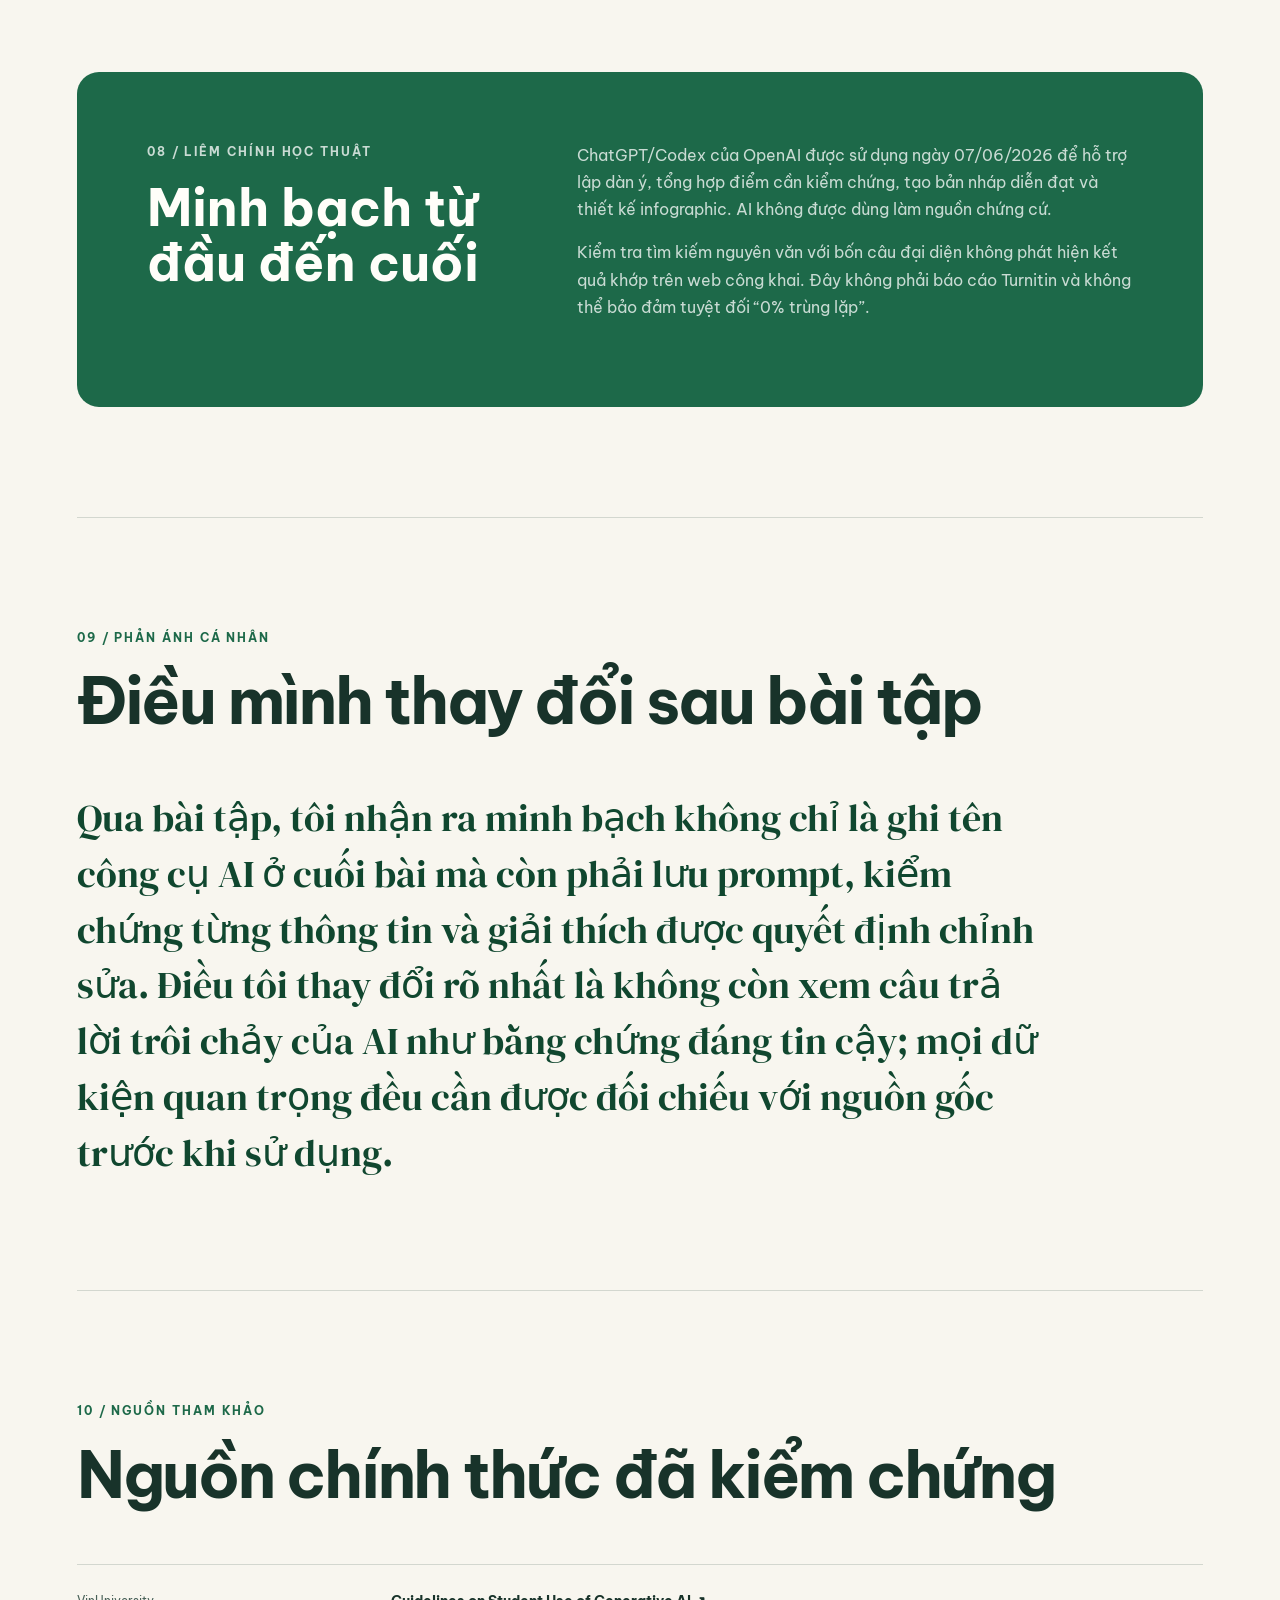
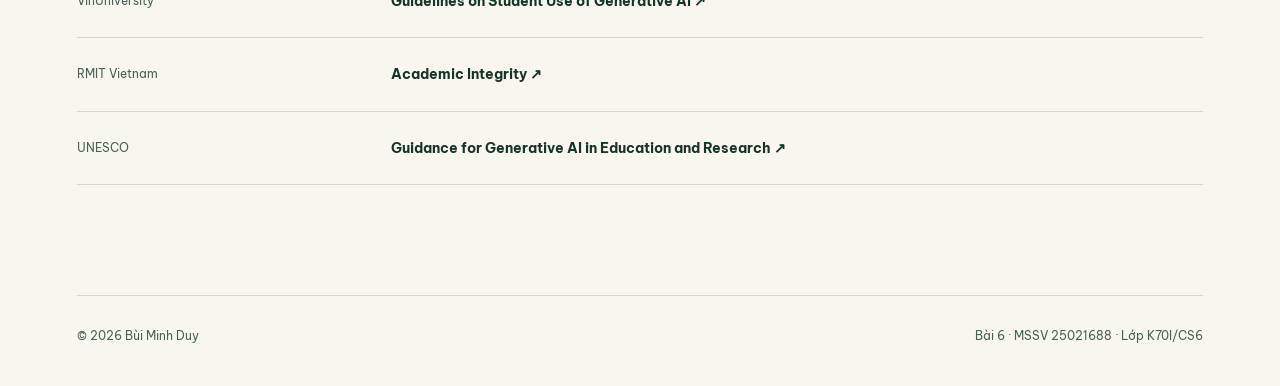
<file: bai-6.html>
<!DOCTYPE html>
<html lang="vi">
  <head>
    <meta charset="UTF-8" />
    <meta name="viewport" content="width=device-width, initial-scale=1.0" />
    <meta
      name="description"
      content="Bài 6 - Sử dụng AI có trách nhiệm trong học tập và nghiên cứu của Bùi Minh Duy."
    />
    <title>Bài 6 | Sử dụng AI có trách nhiệm</title>
    <link rel="stylesheet" href="styles.css" />
    <script src="script.js" defer></script>
  </head>
  <body class="project-page">
    <header class="site-header">
      <a class="brand" href="index.html" aria-label="Về trang Portfolio">
        <span class="brand-mark">D.</span>
        <span>Bùi Minh Duy</span>
      </a>

      <button
        class="menu-button"
        type="button"
        aria-label="Mở trình đơn"
        aria-expanded="false"
        aria-controls="main-menu"
      >
        <span></span>
        <span></span>
      </button>

      <nav id="main-menu" class="main-nav" aria-label="Điều hướng Bài 6">
        <a href="index.html">Portfolio</a>
        <a class="active" href="#tong-quan">Tổng quan</a>
        <a href="#bao-cao">Báo cáo</a>
        <a href="#nhat-ky">Nhật ký AI</a>
        <a href="#infographic">Infographic</a>
      </nav>
    </header>

    <main>
      <section id="tong-quan" class="project-hero" aria-labelledby="project-title">
        <div class="project-hero-inner">
          <div>
            <p class="eyebrow light">Bài tập 6 · Portfolio cá nhân</p>
            <h1 id="project-title">Sử dụng AI<br />có trách nhiệm</h1>
            <p class="project-lead">
              Phân tích chính sách, thực hành minh bạch, nhận diện vấn đề đạo
              đức và xây dựng nguyên tắc sử dụng AI trong học tập, nghiên cứu.
            </p>
          </div>
          <dl class="student-panel">
            <div><dt>Họ và tên</dt><dd>Bùi Minh Duy</dd></div>
            <div><dt>Mã sinh viên</dt><dd>25021688</dd></div>
            <div><dt>Lớp</dt><dd>K70I/CS6</dd></div>
            <div><dt>Ngày hoàn thành</dt><dd>07/06/2026</dd></div>
          </dl>
        </div>
      </section>

      <section class="project-summary section-shell" aria-labelledby="summary-title">
        <div class="section-heading heading-row">
          <div>
            <p class="eyebrow">01 / Tổng quan</p>
            <h2 id="summary-title">Mục tiêu và sản phẩm</h2>
          </div>
          <p>
            Bài làm bám sát sáu tiêu chí rubric và công khai đầy đủ việc sử
            dụng AI.
          </p>
        </div>

        <div class="deliverables-grid">
          <article><strong>01</strong><h3>Phân tích chính sách</h3><p>VinUniversity, đối chiếu RMIT Vietnam và UNESCO.</p></article>
          <article><strong>02</strong><h3>Thực hành với AI</h3><p>Prompt, đầu ra thô, đánh giá, chỉnh sửa và tích hợp.</p></article>
          <article><strong>03</strong><h3>Phân tích đạo đức</h3><p>Gian lận, sở hữu trí tuệ và tác động đến kỹ năng.</p></article>
          <article><strong>04</strong><h3>Nguyên tắc cá nhân</h3><p>Sáu nguyên tắc thực tiễn gắn với các rủi ro đã phân tích.</p></article>
        </div>
      </section>

      <section class="policy-section section-shell" aria-labelledby="policy-title">
        <div class="section-heading">
          <p class="eyebrow">02 / Nghiên cứu chính sách</p>
          <h2 id="policy-title">AI được phép, nhưng không vô điều kiện</h2>
        </div>

        <div class="two-column-copy">
          <div>
            <p>
              Bài làm sử dụng <em>Guidelines on Student Use of Generative
              Artificial Intelligence</em> của VinUniversity, mã VUNI.83,
              hiệu lực ngày 05/09/2024. Chính sách cho phép khai thác lợi ích
              của AI nhưng đặt kết quả học tập và liêm chính học thuật làm
              giới hạn.
            </p>
            <p>
              Điểm nổi bật là AI Assessment Scale gồm năm mức, từ không dùng
              AI đến khám phá AI. Cách phân tầng này gắn quyền sử dụng với mục
              tiêu từng bài thay vì chỉ “cấm” hoặc “cho phép”.
            </p>
          </div>
          <ul class="check-list">
            <li>Kiểm tra quy định của từng bài trước khi dùng AI.</li>
            <li>Công khai công cụ, prompt và cách tích hợp đầu ra.</li>
            <li>Kiểm chứng dữ kiện và chịu trách nhiệm về bản cuối.</li>
            <li>Không tải dữ liệu mật hoặc học liệu có bản quyền khi chưa có phép.</li>
            <li>Giữ bản nháp để có thể giải thích lại quy trình.</li>
          </ul>
        </div>

        <div class="comparison-table" role="table" aria-label="So sánh VinUniversity và RMIT Vietnam">
          <div class="comparison-row comparison-head" role="row">
            <span role="columnheader">Tiêu chí</span>
            <span role="columnheader">VinUniversity</span>
            <span role="columnheader">RMIT Vietnam</span>
          </div>
          <div class="comparison-row" role="row">
            <strong role="cell">Cho phép</strong><span role="cell">Năm mức AIAS theo bài.</span><span role="cell">Theo yêu cầu của môn/bài.</span>
          </div>
          <div class="comparison-row" role="row">
            <strong role="cell">Minh bạch</strong><span role="cell">Nêu công cụ, prompt, cách tích hợp.</span><span role="cell">Nêu cách AI ảnh hưởng sản phẩm.</span>
          </div>
          <div class="comparison-row" role="row">
            <strong role="cell">Kiểm chứng</strong><span role="cell">Người học chịu trách nhiệm.</span><span role="cell">Kiểm tra vì AI có thể sai hoặc bịa.</span>
          </div>
        </div>
      </section>

      <section id="nhat-ky" class="ai-log-section section-shell" aria-labelledby="log-title">
        <div class="section-heading">
          <p class="eyebrow">03 / Nhật ký AI</p>
          <h2 id="log-title">Prompt, đầu ra và cách chỉnh sửa</h2>
        </div>

        <article class="prompt-card">
          <span>Prompt nhiệm vụ học tập</span>
          <blockquote>
            “Hãy hỗ trợ tổng hợp tài liệu thành một checklist 6 bước để sinh
            viên kiểm chứng đầu ra của AI trước khi sử dụng trong bài học
            thuật. Mỗi bước cần có một hành động cụ thể. Không tạo nguồn tham
            khảo, không khẳng định thông tin chưa được kiểm chứng và không
            viết thay phần phản ánh cá nhân của sinh viên.”
          </blockquote>
        </article>

        <div class="process-grid">
          <article>
            <span>Đầu ra thô</span>
            <ol>
              <li>Kiểm tra yêu cầu môn học.</li>
              <li>Xác định phần AI hỗ trợ.</li>
              <li>Đối chiếu dữ kiện và nguồn.</li>
              <li>Đánh giá thiên lệch và giới hạn.</li>
              <li>Chỉnh sửa bằng lập luận người học.</li>
              <li>Công khai công cụ và lưu bản nháp.</li>
            </ol>
          </article>
          <article>
            <span>Đánh giá và chỉnh sửa</span>
            <p>
              Cấu trúc sáu bước được giữ lại vì rõ ràng, nhưng đầu ra ban đầu
              thiếu bảo vệ dữ liệu và sở hữu trí tuệ. Nội dung này được bổ
              sung; các động từ chung được đổi thành hành động có thể kiểm tra
              như mở nguồn, hỏi giảng viên và lưu lịch sử prompt.
            </p>
            <p>
              Không sử dụng nguồn do AI tự tạo. Các nhận định chính sách chỉ
              được giữ sau khi đối chiếu với website chính thức.
            </p>
          </article>
        </div>
      </section>

      <section class="ethics-section section-shell" aria-labelledby="ethics-title">
        <div class="section-heading">
          <p class="eyebrow">04 / Phân tích đạo đức</p>
          <h2 id="ethics-title">Ba câu hỏi không thể bỏ qua</h2>
        </div>

        <div class="ethics-grid">
          <article>
            <span>01</span>
            <h3>Hỗ trợ hay gian lận?</h3>
            <p>
              AI là hỗ trợ hợp lý khi được phép, không thay thế năng lực đang
              được đánh giá, có chỉnh sửa và người học giải thích được sản
              phẩm. Dùng AI làm thay rồi nộp như tác phẩm của mình làm sai
              lệch kết quả học tập.
            </p>
          </article>
          <article>
            <span>02</span>
            <h3>Sở hữu trí tuệ</h3>
            <p>
              Không tải tài liệu có bản quyền, dữ liệu mật hoặc bài của người
              khác lên AI khi chưa có quyền. Ghi nhận AI không thay thế cho
              việc dẫn nguồn gốc của dữ kiện và lập luận.
            </p>
          </article>
          <article>
            <span>03</span>
            <h3>Phát triển kỹ năng</h3>
            <p>
              AI có thể giúp phản biện và sửa lỗi, nhưng phụ thuộc vào câu trả
              lời hoàn chỉnh có thể làm suy yếu đọc sâu, viết và tự giải quyết
              vấn đề. Chỉ nên nộp nội dung mình hiểu và có thể bảo vệ.
            </p>
          </article>
        </div>
      </section>

      <section class="principles-section" aria-labelledby="principles-title">
        <div class="section-shell">
          <div class="section-heading heading-row">
            <div>
              <p class="eyebrow light">05 / Bộ nguyên tắc cá nhân</p>
              <h2 id="principles-title">Sáu cam kết khi sử dụng AI</h2>
            </div>
            <p>Được phép · Có kiểm chứng · Có ghi nhận · Tự chịu trách nhiệm</p>
          </div>
          <ol class="principles-list">
            <li><strong>Kiểm tra quyền sử dụng.</strong><span>Đọc đề, syllabus và hỏi giảng viên khi chưa rõ.</span></li>
            <li><strong>Giữ quyền tác giả.</strong><span>Dùng AI để hỗ trợ; tự quyết định lập luận và bản cuối.</span></li>
            <li><strong>Kiểm chứng độc lập.</strong><span>Mở nguồn gốc và loại bỏ thông tin không thể xác minh.</span></li>
            <li><strong>Minh bạch và trích dẫn.</strong><span>Ghi công cụ, ngày dùng, prompt và cách chỉnh sửa.</span></li>
            <li><strong>Bảo vệ dữ liệu và IP.</strong><span>Không đưa nội dung riêng tư hoặc có bản quyền lên AI khi chưa có phép.</span></li>
            <li><strong>Lưu dấu vết.</strong><span>Giữ bản nháp, lịch sử prompt và chịu trách nhiệm về sản phẩm.</span></li>
          </ol>
        </div>
      </section>

      <section id="infographic" class="infographic-section section-shell" aria-labelledby="infographic-title">
        <div class="section-heading heading-row">
          <div>
            <p class="eyebrow">06 / Infographic</p>
            <h2 id="infographic-title">Ghi nhớ bằng hình ảnh</h2>
          </div>
          <a class="button button-secondary" href="assets/bai-6-infographic.png" download>
            Tải infographic
          </a>
        </div>
        <figure class="infographic-frame">
          <img
            src="assets/bai-6-infographic.png"
            alt="Infographic sáu nguyên tắc sử dụng AI có trách nhiệm"
          />
          <figcaption>
            Sáu nguyên tắc cá nhân được phát triển từ phân tích chính sách và
            nhật ký sử dụng AI.
          </figcaption>
        </figure>
      </section>

      <section id="bao-cao" class="report-section section-shell" aria-labelledby="report-title">
        <div class="section-heading heading-row">
          <div>
            <p class="eyebrow">07 / Báo cáo hoàn chỉnh</p>
            <h2 id="report-title">Đọc trực tiếp hoặc tải về</h2>
          </div>
          <div class="report-actions">
            <a class="button button-primary" href="bai-6/Bao-cao-Bai-6-Su-dung-AI-co-trach-nhiem.pdf" target="_blank" rel="noopener">
              Mở PDF
            </a>
            <a class="button button-secondary" href="bai-6/Bao-cao-Bai-6-Su-dung-AI-co-trach-nhiem.docx">
              Tải Word
            </a>
          </div>
        </div>
        <object
          class="pdf-viewer"
          data="bai-6/Bao-cao-Bai-6-Su-dung-AI-co-trach-nhiem.pdf"
          type="application/pdf"
        >
          <p>
            Trình duyệt không hỗ trợ xem PDF trực tiếp.
            <a href="bai-6/Bao-cao-Bai-6-Su-dung-AI-co-trach-nhiem.pdf">Mở báo cáo tại đây.</a>
          </p>
        </object>
      </section>

      <section class="integrity-section section-shell" aria-labelledby="integrity-title">
        <div class="integrity-card">
          <div>
            <p class="eyebrow">08 / Liêm chính học thuật</p>
            <h2 id="integrity-title">Minh bạch từ đầu đến cuối</h2>
          </div>
          <div>
            <p>
              ChatGPT/Codex của OpenAI được sử dụng ngày 07/06/2026 để hỗ trợ
              lập dàn ý, tổng hợp điểm cần kiểm chứng, tạo bản nháp diễn đạt
              và thiết kế infographic. AI không được dùng làm nguồn chứng cứ.
            </p>
            <p>
              Kiểm tra tìm kiếm nguyên văn với bốn câu đại diện không phát
              hiện kết quả khớp trên web công khai. Đây không phải báo cáo
              Turnitin và không thể bảo đảm tuyệt đối “0% trùng lặp”.
            </p>
          </div>
        </div>
      </section>

      <section class="reflection-section section-shell" aria-labelledby="reflection-title">
        <div class="section-heading">
          <p class="eyebrow">09 / Phản ánh cá nhân</p>
          <h2 id="reflection-title">Điều mình thay đổi sau bài tập</h2>
        </div>
        <blockquote>
          Qua bài tập, tôi nhận ra minh bạch không chỉ là ghi tên công cụ AI ở
          cuối bài mà còn phải lưu prompt, kiểm chứng từng thông tin và giải
          thích được quyết định chỉnh sửa. Điều tôi thay đổi rõ nhất là không
          còn xem câu trả lời trôi chảy của AI như bằng chứng đáng tin cậy;
          mọi dữ kiện quan trọng đều cần được đối chiếu với nguồn gốc trước
          khi sử dụng.
        </blockquote>
      </section>

      <section class="sources-section section-shell" aria-labelledby="sources-title">
        <div class="section-heading">
          <p class="eyebrow">10 / Nguồn tham khảo</p>
          <h2 id="sources-title">Nguồn chính thức đã kiểm chứng</h2>
        </div>
        <div class="sources-list">
          <a href="https://policy.vinuni.edu.vn/all-policies/guidelines-on-student-use-of-generative-artificial-intelligence/" target="_blank" rel="noopener">
            <span>VinUniversity</span><strong>Guidelines on Student Use of Generative AI ↗</strong>
          </a>
          <a href="https://www.rmit.edu.vn/students/my-studies/assessment-and-results/academic-integrity" target="_blank" rel="noopener">
            <span>RMIT Vietnam</span><strong>Academic Integrity ↗</strong>
          </a>
          <a href="https://www.unesco.org/en/articles/guidance-generative-ai-education-and-research" target="_blank" rel="noopener">
            <span>UNESCO</span><strong>Guidance for Generative AI in Education and Research ↗</strong>
          </a>
        </div>
      </section>
    </main>

    <footer>
      <p>© <span id="current-year">2026</span> Bùi Minh Duy</p>
      <p>Bài 6 · MSSV 25021688 · Lớp K70I/CS6</p>
    </footer>
  </body>
</html>
</file>
<file: styles.css>
@import url("https://fonts.googleapis.com/css2?family=Be+Vietnam+Pro:wght@400;500;600;700&family=DM+Serif+Display&display=swap");

:root {
  --ink: #18332a;
  --ink-soft: #496158;
  --green: #1d6949;
  --green-dark: #10472f;
  --mint: #dceade;
  --cream: #f7f4ec;
  --sand: #e9dfcc;
  --white: #fffef9;
  --line: rgba(24, 51, 42, 0.16);
  --shadow: 0 24px 60px rgba(29, 71, 50, 0.12);
}

* {
  box-sizing: border-box;
}

html {
  scroll-behavior: smooth;
}

body {
  margin: 0;
  overflow-x: hidden;
  color: var(--ink);
  background: var(--cream);
  font-family: "Be Vietnam Pro", Arial, sans-serif;
  line-height: 1.7;
}

a {
  color: inherit;
  text-decoration: none;
}

button {
  font: inherit;
}

.site-header {
  position: sticky;
  z-index: 20;
  top: 0;
  display: flex;
  align-items: center;
  justify-content: space-between;
  min-height: 80px;
  padding: 0 6vw;
  border-bottom: 1px solid var(--line);
  background: rgba(247, 244, 236, 0.92);
  backdrop-filter: blur(16px);
}

.brand {
  display: inline-flex;
  align-items: center;
  gap: 10px;
  font-weight: 700;
  letter-spacing: -0.03em;
}

.brand-mark {
  display: grid;
  width: 38px;
  height: 38px;
  place-items: center;
  border-radius: 50%;
  color: var(--cream);
  background: var(--green);
  font-family: "DM Serif Display", Georgia, serif;
  font-size: 1.25rem;
}

.main-nav {
  display: flex;
  align-items: center;
  gap: clamp(22px, 3vw, 46px);
}

.main-nav a {
  position: relative;
  padding: 27px 0 23px;
  color: var(--ink-soft);
  font-size: 0.88rem;
  font-weight: 500;
}

.main-nav a::after {
  position: absolute;
  right: 0;
  bottom: 20px;
  left: 0;
  height: 2px;
  background: var(--green);
  content: "";
  transform: scaleX(0);
  transition: transform 180ms ease;
}

.main-nav a:hover,
.main-nav a.active {
  color: var(--green-dark);
}

.main-nav a:hover::after,
.main-nav a.active::after {
  transform: scaleX(1);
}

.menu-button {
  display: none;
  width: 44px;
  height: 44px;
  padding: 0;
  border: 0;
  background: transparent;
  cursor: pointer;
}

.menu-button span {
  display: block;
  width: 24px;
  height: 2px;
  margin: 6px auto;
  background: var(--ink);
  transition: transform 180ms ease;
}

.hero,
.section-shell,
footer {
  width: min(1180px, 88vw);
  margin-inline: auto;
}

.hero {
  display: grid;
  min-height: calc(100vh - 81px);
  align-items: center;
  grid-template-columns: 1.08fr 0.92fr;
  gap: clamp(50px, 8vw, 120px);
  padding: 80px 0 100px;
}

.eyebrow {
  margin: 0 0 18px;
  color: var(--green);
  font-size: 0.75rem;
  font-weight: 700;
  letter-spacing: 0.16em;
  text-transform: uppercase;
}

h1,
h2,
h3,
p {
  margin-top: 0;
}

h1,
h2 {
  font-family: "Be Vietnam Pro", Arial, sans-serif;
  font-weight: 700;
  line-height: 1.08;
  overflow-wrap: normal;
  text-wrap: balance;
  word-break: normal;
}

h1 {
  max-width: 760px;
  margin-bottom: 14px;
  font-size: clamp(3.4rem, 7vw, 6.7rem);
  letter-spacing: -0.055em;
}

h1 span {
  color: var(--green);
}

.hero-role {
  margin-bottom: 24px;
  color: var(--ink);
  font-size: clamp(1rem, 1.6vw, 1.3rem);
  font-weight: 600;
}

.hero-intro {
  max-width: 620px;
  margin-bottom: 34px;
  color: var(--ink-soft);
  font-size: 1rem;
}

.hero-actions {
  display: flex;
  flex-wrap: wrap;
  gap: 12px;
}

.button {
  display: inline-flex;
  min-height: 50px;
  align-items: center;
  justify-content: center;
  gap: 18px;
  padding: 0 24px;
  border: 1px solid var(--green);
  border-radius: 999px;
  font-size: 0.86rem;
  font-weight: 600;
  transition:
    transform 180ms ease,
    box-shadow 180ms ease,
    background 180ms ease;
}

.button:hover {
  transform: translateY(-2px);
}

.button-primary {
  color: var(--white);
  background: var(--green);
  box-shadow: 0 12px 24px rgba(29, 105, 73, 0.18);
}

.button-primary:hover {
  background: var(--green-dark);
}

.button-secondary:hover {
  background: var(--mint);
}

.hero-visual {
  position: relative;
  min-height: 560px;
}

.portrait-frame {
  position: absolute;
  inset: 4% 4% 8% 11%;
  overflow: hidden;
  border-radius: 220px 220px 24px 24px;
  background: var(--mint);
  box-shadow: var(--shadow);
  transform: rotate(2deg);
}

.portrait-frame::before,
.portrait-frame::after {
  position: absolute;
  border: 1px solid rgba(29, 105, 73, 0.25);
  border-radius: 50%;
  content: "";
}

.portrait-frame::before {
  top: -70px;
  right: -40px;
  width: 250px;
  height: 250px;
}

.portrait-frame::after {
  bottom: -80px;
  left: -80px;
  width: 300px;
  height: 300px;
}

.portrait-placeholder {
  position: relative;
  z-index: 1;
  display: flex;
  height: 100%;
  align-items: center;
  justify-content: center;
  flex-direction: column;
  padding: 44px;
  color: var(--green-dark);
  background: radial-gradient(circle at 50% 42%, rgba(255, 255, 255, 0.88) 0 18%, transparent 18.5%);
  text-align: center;
}

.hero-ai-illustration {
  display: block;
  width: min(92%, 470px);
  max-height: 88%;
  object-fit: contain;
  filter: drop-shadow(0 24px 36px rgba(24, 51, 42, 0.12));
}

.floating-note {
  position: absolute;
  z-index: 2;
  right: -3%;
  bottom: 3%;
  display: flex;
  align-items: center;
  gap: 12px;
  padding: 14px 18px;
  border: 1px solid rgba(255, 255, 255, 0.7);
  border-radius: 14px;
  background: rgba(255, 254, 249, 0.92);
  box-shadow: 0 14px 32px rgba(24, 51, 42, 0.14);
  backdrop-filter: blur(10px);
}

.floating-note p {
  margin: 0;
  font-size: 0.75rem;
  line-height: 1.5;
}

.note-icon {
  display: grid;
  width: 36px;
  height: 36px;
  place-items: center;
  border-radius: 50%;
  color: var(--cream);
  background: var(--green);
}

.decor {
  position: absolute;
  border-radius: 50%;
}

.decor-one {
  top: 5%;
  left: 0;
  width: 28px;
  height: 28px;
  border: 7px solid var(--green);
}

.decor-two {
  top: 16%;
  right: -2%;
  width: 72px;
  height: 72px;
  background: var(--sand);
  opacity: 0.8;
}

.section-shell {
  padding: 110px 0;
  scroll-margin-top: 70px;
}

.section-heading {
  margin-bottom: 55px;
}

.section-heading h2,
.purpose-content h2,
.contact h2 {
  margin-bottom: 0;
  font-size: clamp(2.5rem, 5vw, 4.4rem);
  letter-spacing: -0.035em;
}

.about {
  border-top: 1px solid var(--line);
}

.about-grid {
  display: grid;
  grid-template-columns: 1.35fr 0.65fr;
  gap: clamp(40px, 8vw, 120px);
}

.about-story p {
  color: var(--ink-soft);
}

.about-story .lead {
  color: var(--ink);
  font-size: clamp(1.2rem, 2vw, 1.55rem);
  line-height: 1.65;
}

.quick-facts {
  border-top: 2px solid var(--green);
}

.fact {
  display: flex;
  justify-content: space-between;
  gap: 20px;
  padding: 23px 0;
  border-bottom: 1px solid var(--line);
}

.fact span {
  color: var(--ink-soft);
  font-size: 0.78rem;
}

.fact strong {
  font-size: 0.84rem;
  text-align: right;
}

.goals {
  width: 100%;
  max-width: none;
  padding-right: 6vw;
  padding-left: 6vw;
  color: var(--white);
  background: var(--green-dark);
}

.goals .eyebrow {
  color: #9ed2b4;
}

.heading-row {
  display: flex;
  align-items: end;
  justify-content: space-between;
  gap: 50px;
}

.heading-row > p {
  max-width: 490px;
  margin-bottom: 6px;
  color: var(--ink-soft);
}

.goals .heading-row > p {
  color: rgba(255, 255, 255, 0.7);
}

.goal-list {
  display: grid;
  max-width: 1180px;
  margin: 0 auto;
  grid-template-columns: repeat(3, 1fr);
  gap: 18px;
}

.cv-profile {
  display: grid;
  max-width: 1180px;
  overflow: hidden;
  margin: 0 auto 22px;
  border: 1px solid rgba(255, 255, 255, 0.18);
  border-radius: 24px;
  background: rgba(255, 255, 255, 0.06);
  grid-template-columns: 0.8fr 1.2fr;
  box-shadow: 0 24px 60px rgba(0, 0, 0, 0.14);
}

.cv-photo-frame {
  min-height: 360px;
  margin: 0;
  background: var(--green);
}

.cv-photo-frame img {
  display: block;
  width: 100%;
  height: 100%;
  object-fit: cover;
  object-position: center 38%;
}

.cv-profile-copy {
  display: flex;
  justify-content: center;
  padding: clamp(34px, 5vw, 62px);
  flex-direction: column;
}

.cv-profile-copy h3 {
  margin: 0 0 14px;
  color: var(--white);
  font-size: clamp(1.8rem, 3vw, 3.1rem);
  line-height: 1.16;
  letter-spacing: -0.04em;
}

.cv-profile-copy p {
  max-width: 620px;
  color: rgba(255, 255, 255, 0.72);
}

.cv-tags {
  display: flex;
  flex-wrap: wrap;
  gap: 10px;
  margin-top: 10px;
}

.cv-tags span {
  padding: 8px 12px;
  border: 1px solid rgba(255, 255, 255, 0.18);
  border-radius: 999px;
  color: var(--white);
  background: rgba(255, 255, 255, 0.08);
  font-size: 0.72rem;
  font-weight: 700;
}

.goal-card {
  min-height: 320px;
  padding: 30px;
  border: 1px solid rgba(255, 255, 255, 0.18);
  border-radius: 18px;
  background: rgba(255, 255, 255, 0.04);
  transition:
    transform 200ms ease,
    background 200ms ease;
}

.goal-card-visual {
  display: block;
  width: 100%;
  height: 126px;
  margin-bottom: 26px;
  border-radius: 18px;
  object-fit: cover;
  box-shadow: 0 18px 36px rgba(0, 0, 0, 0.12);
}

.goal-card:hover {
  background: rgba(255, 255, 255, 0.08);
  transform: translateY(-5px);
}

.goal-card.featured {
  color: var(--green-dark);
  background: var(--mint);
}

.goal-number {
  display: block;
  margin-bottom: 80px;
  font-family: "DM Serif Display", Georgia, serif;
  font-size: 2.2rem;
}

.goal-card.visual-card .goal-number {
  margin-bottom: 42px;
}

.goal-card h3 {
  margin-bottom: 14px;
  font-size: 1.15rem;
}

.goal-card p {
  margin-bottom: 0;
  color: inherit;
  font-size: 0.86rem;
  opacity: 0.78;
}

.purpose-card {
  display: grid;
  overflow: hidden;
  border: 1px solid var(--line);
  border-radius: 22px;
  background: var(--white);
  box-shadow: var(--shadow);
  grid-template-columns: 0.36fr 1fr;
}

.purpose-label {
  display: grid;
  min-height: 490px;
  place-items: center;
  padding: 30px;
  color: var(--cream);
  background: var(--green);
  font-size: 0.78rem;
  font-weight: 700;
  letter-spacing: 0.16em;
  text-transform: uppercase;
  writing-mode: vertical-rl;
  transform: rotate(180deg);
}

.purpose-content {
  padding: clamp(45px, 7vw, 90px);
}

.purpose-content h2 {
  max-width: 700px;
  margin-bottom: 28px;
}

.purpose-content > p {
  max-width: 740px;
  color: var(--ink-soft);
}

.purpose-tags {
  display: flex;
  flex-wrap: wrap;
  gap: 10px;
  margin-top: 36px;
}

.purpose-tags span {
  padding: 9px 14px;
  border: 1px solid var(--line);
  border-radius: 999px;
  color: var(--green-dark);
  background: var(--cream);
  font-size: 0.72rem;
  font-weight: 600;
}

.projects-grid {
  display: grid;
  grid-template-columns: repeat(auto-fit, minmax(260px, 1fr));
  gap: 22px;
}

.project-card {
  display: flex;
  min-height: 360px;
  padding: clamp(30px, 5vw, 55px);
  border: 1px solid var(--line);
  border-radius: 22px;
  flex-direction: column;
}

.project-card > span {
  margin-bottom: auto;
  font-family: "DM Serif Display", Georgia, serif;
  font-size: 2.2rem;
}

.project-card h3 {
  margin: 45px 0 14px;
  font-size: 1.3rem;
}

.project-card p {
  color: inherit;
  opacity: 0.75;
}

.project-muted {
  color: var(--ink);
  background: var(--white);
}

.project-muted small {
  color: var(--ink-soft);
  font-size: 0.72rem;
}

.project-featured {
  color: var(--white);
  background: var(--green-dark);
  box-shadow: var(--shadow);
}

.project-link {
  display: inline-flex;
  width: fit-content;
  align-items: center;
  gap: 24px;
  margin-top: 16px;
  padding-bottom: 8px;
  border-bottom: 1px solid rgba(255, 255, 255, 0.65);
  font-size: 0.84rem;
  font-weight: 700;
}

.project-page {
  background: #f8f6ef;
}

.project-page .site-header {
  background: rgba(248, 246, 239, 0.94);
}

.project-hero {
  color: var(--white);
  background: var(--green-dark);
}

.project-hero-inner {
  display: grid;
  width: min(1180px, 88vw);
  min-height: 670px;
  align-items: center;
  margin: 0 auto;
  padding: 90px 0;
  grid-template-columns: 1.25fr 0.75fr;
  gap: 80px;
}

.project-hero-inner > * {
  min-width: 0;
}

.project-hero h1 {
  margin: 0 0 28px;
  color: var(--white);
  font-size: clamp(4rem, 8vw, 7rem);
}

.eyebrow.light,
.principles-section .eyebrow {
  color: #a9d7bc;
}

.project-lead {
  max-width: 700px;
  margin: 0;
  color: rgba(255, 255, 255, 0.72);
  font-size: clamp(1rem, 1.6vw, 1.25rem);
  overflow-wrap: anywhere;
}

.student-panel {
  width: 100%;
  margin: 0;
  padding: 12px 32px;
  border: 1px solid rgba(255, 255, 255, 0.18);
  border-radius: 20px;
  background: rgba(255, 255, 255, 0.05);
}

.student-panel div {
  display: flex;
  justify-content: space-between;
  gap: 20px;
  padding: 20px 0;
  border-bottom: 1px solid rgba(255, 255, 255, 0.14);
}

.student-panel div:last-child {
  border-bottom: 0;
}

.student-panel dt {
  color: rgba(255, 255, 255, 0.58);
  font-size: 0.72rem;
}

.student-panel dd {
  min-width: 0;
  margin: 0;
  font-size: 0.82rem;
  font-weight: 700;
  overflow-wrap: anywhere;
  text-align: right;
}

.deliverables-grid {
  display: grid;
  grid-template-columns: repeat(4, 1fr);
  gap: 14px;
}

.deliverables-grid article {
  min-height: 250px;
  padding: 27px;
  border: 1px solid var(--line);
  border-radius: 16px;
  background: var(--white);
}

.deliverables-grid strong,
.process-grid article > span,
.prompt-card > span {
  color: var(--green);
  font-size: 0.72rem;
  font-weight: 700;
  letter-spacing: 0.1em;
  text-transform: uppercase;
}

.deliverables-grid h3 {
  margin: 70px 0 12px;
  font-size: 1rem;
}

.deliverables-grid p {
  margin: 0;
  color: var(--ink-soft);
  font-size: 0.82rem;
}

.policy-section,
.ai-log-section,
.ethics-section,
.infographic-section,
.evidence-section,
.report-section,
.integrity-section,
.reflection-section,
.sources-section {
  border-top: 1px solid var(--line);
}

.two-column-copy {
  display: grid;
  grid-template-columns: 1fr 1fr;
  gap: clamp(40px, 8vw, 100px);
}

.two-column-copy p {
  color: var(--ink-soft);
}

.check-list {
  margin: 0;
  padding: 0;
  list-style: none;
}

.check-list li {
  position: relative;
  padding: 15px 0 15px 40px;
  border-bottom: 1px solid var(--line);
  font-size: 0.86rem;
}

.check-list li::before {
  position: absolute;
  top: 17px;
  left: 0;
  display: grid;
  width: 22px;
  height: 22px;
  place-items: center;
  border-radius: 50%;
  color: var(--white);
  background: var(--green);
  content: "✓";
  font-size: 0.7rem;
  font-weight: 700;
}

.comparison-table {
  overflow: hidden;
  margin-top: 60px;
  border: 1px solid var(--line);
  border-radius: 16px;
  background: var(--white);
}

.comparison-row {
  display: grid;
  grid-template-columns: 0.7fr 1.15fr 1.15fr;
}

.ai-comparison .comparison-row {
  grid-template-columns: 0.8fr 1fr 1fr 1fr;
}

.prompt-matrix .comparison-row {
  grid-template-columns: 0.72fr 1fr 1.32fr 1.55fr;
}

.source-matrix .comparison-row {
  grid-template-columns: 0.38fr 1.45fr 1.15fr 0.9fr 0.6fr;
}

.fileops-matrix .comparison-row {
  grid-template-columns: 0.38fr 1.25fr 1.75fr 0.68fr;
}

.comparison-row > * {
  padding: 18px 22px;
  border-right: 1px solid var(--line);
  border-bottom: 1px solid var(--line);
  font-size: 0.8rem;
}

.comparison-row > *:last-child {
  border-right: 0;
}

.comparison-row:last-child > * {
  border-bottom: 0;
}

.comparison-head {
  color: var(--white);
  background: var(--green-dark);
}

.comparison-head span {
  font-weight: 700;
}

.prompt-card {
  padding: clamp(30px, 5vw, 55px);
  border-left: 5px solid var(--green);
  border-radius: 0 18px 18px 0;
  background: var(--white);
  box-shadow: var(--shadow);
}

.prompt-card blockquote {
  max-width: 940px;
  margin: 28px 0 0;
  font-family: "DM Serif Display", Georgia, serif;
  font-size: clamp(1.35rem, 2.5vw, 2rem);
  line-height: 1.45;
}

.process-grid {
  display: grid;
  margin-top: 26px;
  grid-template-columns: 0.85fr 1.15fr;
  gap: 20px;
}

.process-grid article {
  padding: clamp(28px, 4vw, 45px);
  border: 1px solid var(--line);
  border-radius: 18px;
  background: var(--white);
}

.process-grid ol {
  margin: 25px 0 0;
  padding-left: 22px;
}

.process-grid li,
.process-grid p {
  color: var(--ink-soft);
  font-size: 0.84rem;
}

.evidence-gallery {
  display: grid;
  margin-top: 34px;
  grid-template-columns: repeat(3, 1fr);
  gap: 18px;
}

.evidence-gallery figure {
  margin: 0;
  overflow: hidden;
  border: 1px solid var(--line);
  border-radius: 18px;
  background: var(--white);
  box-shadow: 0 12px 30px rgba(24, 51, 42, 0.08);
}

.evidence-gallery img {
  display: block;
  width: 100%;
  aspect-ratio: 16 / 9;
  object-fit: cover;
}

.evidence-gallery figcaption {
  padding: 14px 16px 16px;
  color: var(--ink-soft);
  font-size: 0.74rem;
  font-weight: 700;
}

.ethics-grid {
  display: grid;
  grid-template-columns: repeat(3, 1fr);
  gap: 18px;
}

.ethics-grid article {
  min-height: 340px;
  padding: 32px;
  border: 1px solid var(--line);
  border-radius: 18px;
  background: var(--white);
}

.ethics-grid article > span {
  display: grid;
  width: 45px;
  height: 45px;
  place-items: center;
  border-radius: 50%;
  color: var(--green);
  background: var(--mint);
  font-family: "DM Serif Display", Georgia, serif;
  font-size: 1.3rem;
}

.ethics-grid h3 {
  margin: 70px 0 14px;
}

.ethics-grid p {
  margin: 0;
  color: var(--ink-soft);
  font-size: 0.84rem;
}

.principles-section {
  padding: 1px 0;
  color: var(--white);
  background: var(--green-dark);
}

.principles-section .heading-row > p {
  color: rgba(255, 255, 255, 0.65);
}

.principles-list {
  display: grid;
  margin: 0;
  padding: 0;
  counter-reset: principles;
  grid-template-columns: repeat(2, 1fr);
  gap: 1px;
  background: rgba(255, 255, 255, 0.16);
  list-style: none;
}

.principles-list li {
  position: relative;
  min-height: 160px;
  padding: 35px 35px 35px 95px;
  background: var(--green-dark);
  counter-increment: principles;
}

.principles-list li::before {
  position: absolute;
  top: 33px;
  left: 34px;
  color: #9ed2b4;
  content: "0" counter(principles);
  font-family: "DM Serif Display", Georgia, serif;
  font-size: 1.6rem;
}

.principles-list strong,
.principles-list span {
  display: block;
}

.principles-list strong {
  margin-bottom: 8px;
}

.principles-list span {
  color: rgba(255, 255, 255, 0.68);
  font-size: 0.82rem;
}

.infographic-frame {
  max-width: 840px;
  margin: 0 auto;
}

.infographic-frame img {
  display: block;
  width: 100%;
  height: auto;
  border-radius: 20px;
  box-shadow: var(--shadow);
}

.infographic-frame figcaption {
  margin-top: 14px;
  color: var(--ink-soft);
  font-size: 0.72rem;
  text-align: center;
}

.report-actions {
  display: flex;
  flex-wrap: wrap;
  gap: 10px;
}

.pdf-viewer {
  display: block;
  width: 100%;
  height: 820px;
  border: 1px solid var(--line);
  border-radius: 18px;
  background: var(--white);
  box-shadow: var(--shadow);
}

.integrity-card {
  display: grid;
  padding: clamp(35px, 6vw, 70px);
  border-radius: 22px;
  color: var(--white);
  background: var(--green);
  grid-template-columns: 0.8fr 1.2fr;
  gap: 60px;
}

.integrity-card h2 {
  margin: 0;
  font-size: clamp(2.3rem, 4vw, 3.6rem);
}

.integrity-card p {
  color: rgba(255, 255, 255, 0.76);
}

.reflection-section blockquote {
  max-width: 970px;
  margin: 0;
  color: var(--green-dark);
  font-family: "DM Serif Display", Georgia, serif;
  font-size: clamp(1.5rem, 3vw, 2.5rem);
  line-height: 1.45;
}

.summary-points {
  display: grid;
  gap: 16px;
  margin-top: 32px;
}

.summary-points article {
  display: grid;
  align-items: start;
  padding: 20px;
  border: 1px solid rgba(255, 255, 255, 0.2);
  border-radius: 18px;
  background: rgba(255, 255, 255, 0.08);
  grid-template-columns: auto 1fr;
  gap: 16px;
}

.summary-points span {
  display: grid;
  width: 34px;
  height: 34px;
  place-items: center;
  border-radius: 50%;
  color: var(--green-dark);
  background: var(--mint);
  font-weight: 700;
}

.summary-points h3 {
  margin-bottom: 8px;
  color: var(--white);
  font-size: 1rem;
}

.summary-points p {
  margin-bottom: 0;
  color: rgba(255, 255, 255, 0.78);
  font-size: 0.92rem;
}

.sources-list {
  border-top: 1px solid var(--line);
}

.sources-list a {
  display: grid;
  align-items: center;
  padding: 24px 0;
  border-bottom: 1px solid var(--line);
  grid-template-columns: 0.35fr 1fr;
  gap: 30px;
  transition: color 180ms ease;
}

.sources-list a:hover {
  color: var(--green);
}

.sources-list span {
  color: var(--ink-soft);
  font-size: 0.75rem;
}

.sources-list strong {
  font-size: 0.9rem;
}

.contact {
  display: flex;
  align-items: end;
  justify-content: space-between;
  gap: 50px;
  border-top: 1px solid var(--line);
}

.contact h2 {
  max-width: 650px;
}

.contact-link {
  display: flex;
  align-items: center;
  gap: 30px;
  padding-bottom: 9px;
  border-bottom: 1px solid var(--green);
  color: var(--green);
  font-size: 0.9rem;
  font-weight: 600;
}

.contact-link span {
  font-size: 1.3rem;
}

footer {
  display: flex;
  justify-content: space-between;
  gap: 30px;
  padding: 30px 0 40px;
  border-top: 1px solid var(--line);
  color: var(--ink-soft);
  font-size: 0.72rem;
}

footer p {
  margin: 0;
}

@media (max-width: 900px) {
  .menu-button {
    display: block;
  }

  .main-nav {
    position: absolute;
    top: 80px;
    right: 0;
    left: 0;
    display: none;
    align-items: stretch;
    padding: 16px 6vw 24px;
    border-bottom: 1px solid var(--line);
    background: var(--cream);
    flex-direction: column;
    gap: 0;
  }

  .main-nav.open {
    display: flex;
  }

  .main-nav a {
    padding: 13px 0;
  }

  .main-nav a::after {
    display: none;
  }

  .hero {
    min-height: auto;
    grid-template-columns: 1fr;
  }

  .hero-visual {
    min-height: 520px;
  }

  .portrait-frame {
    right: 8%;
    left: 8%;
  }

  .about-grid {
    grid-template-columns: 1fr;
  }

  .heading-row,
  .contact {
    align-items: flex-start;
    flex-direction: column;
  }

  .goal-list {
    grid-template-columns: 1fr;
  }

  .cv-profile {
    grid-template-columns: 1fr;
  }

  .cv-photo-frame {
    min-height: 420px;
  }

  .goal-card {
    min-height: auto;
  }

  .goal-number {
    margin-bottom: 40px;
  }

  .purpose-card {
    grid-template-columns: 1fr;
  }

  .purpose-label {
    min-height: auto;
    place-items: start;
    writing-mode: initial;
    transform: none;
  }

  .projects-grid,
  .project-hero-inner,
  .two-column-copy,
  .process-grid,
  .integrity-card {
    grid-template-columns: 1fr;
  }

  .project-hero-inner {
    min-height: auto;
  }

  .deliverables-grid,
  .evidence-gallery,
  .ethics-grid {
    grid-template-columns: repeat(2, 1fr);
  }

  .principles-list {
    grid-template-columns: 1fr;
  }

  .pdf-viewer {
    height: 650px;
  }
}

@media (max-width: 560px) {
  .site-header {
    min-height: 70px;
  }

  .main-nav {
    top: 70px;
  }

  .hero,
  .section-shell,
  footer {
    width: min(90vw, 1180px);
  }

  .hero {
    padding: 65px 0 75px;
  }

  h1 {
    font-size: clamp(3rem, 16vw, 4.3rem);
  }

  .hero-visual {
    min-height: 410px;
  }

  .portrait-frame {
    inset: 3% 4% 8%;
  }

  .floating-note {
    right: 0;
  }

  .decor-two {
    right: 0;
  }

  .section-shell {
    padding: 80px 0;
  }

  .goals {
    width: 100%;
    padding-right: 5vw;
    padding-left: 5vw;
  }

  .cv-profile-copy {
    padding: 30px 24px;
  }

  .cv-photo-frame {
    min-height: 360px;
  }

  .goal-card-visual {
    height: 116px;
  }

  .purpose-content {
    padding: 38px 26px;
  }

  .contact-link {
    max-width: 100%;
    gap: 12px;
    overflow-wrap: anywhere;
  }

  footer {
    flex-direction: column;
    gap: 7px;
  }

  .project-hero-inner {
    width: 90vw;
    padding: 70px 0;
    gap: 45px;
  }

  .project-hero h1 {
    font-size: clamp(3.3rem, 17vw, 5rem);
  }

  .student-panel {
    padding: 8px 20px;
  }

  .student-panel div {
    display: grid;
    grid-template-columns: minmax(90px, 1fr) minmax(0, 1.2fr);
  }

  .projects-grid,
  .deliverables-grid,
  .evidence-gallery,
  .ethics-grid {
    grid-template-columns: 1fr;
  }

  .comparison-table {
    overflow-x: auto;
  }

  .comparison-row {
    min-width: 700px;
  }

  .ai-comparison .comparison-row {
    min-width: 780px;
  }

  .prompt-matrix .comparison-row {
    min-width: 880px;
  }

  .source-matrix .comparison-row {
    min-width: 900px;
  }

  .fileops-matrix .comparison-row {
    min-width: 860px;
  }

  .principles-list li {
    padding: 28px 25px 28px 78px;
  }

  .principles-list li::before {
    top: 27px;
    left: 25px;
  }

  .pdf-viewer {
    height: 520px;
  }

  .sources-list a {
    grid-template-columns: 1fr;
    gap: 4px;
  }
}

@media (prefers-reduced-motion: reduce) {
  html {
    scroll-behavior: auto;
  }

  *,
  *::before,
  *::after {
    transition-duration: 0.01ms !important;
  }
}
</file>
